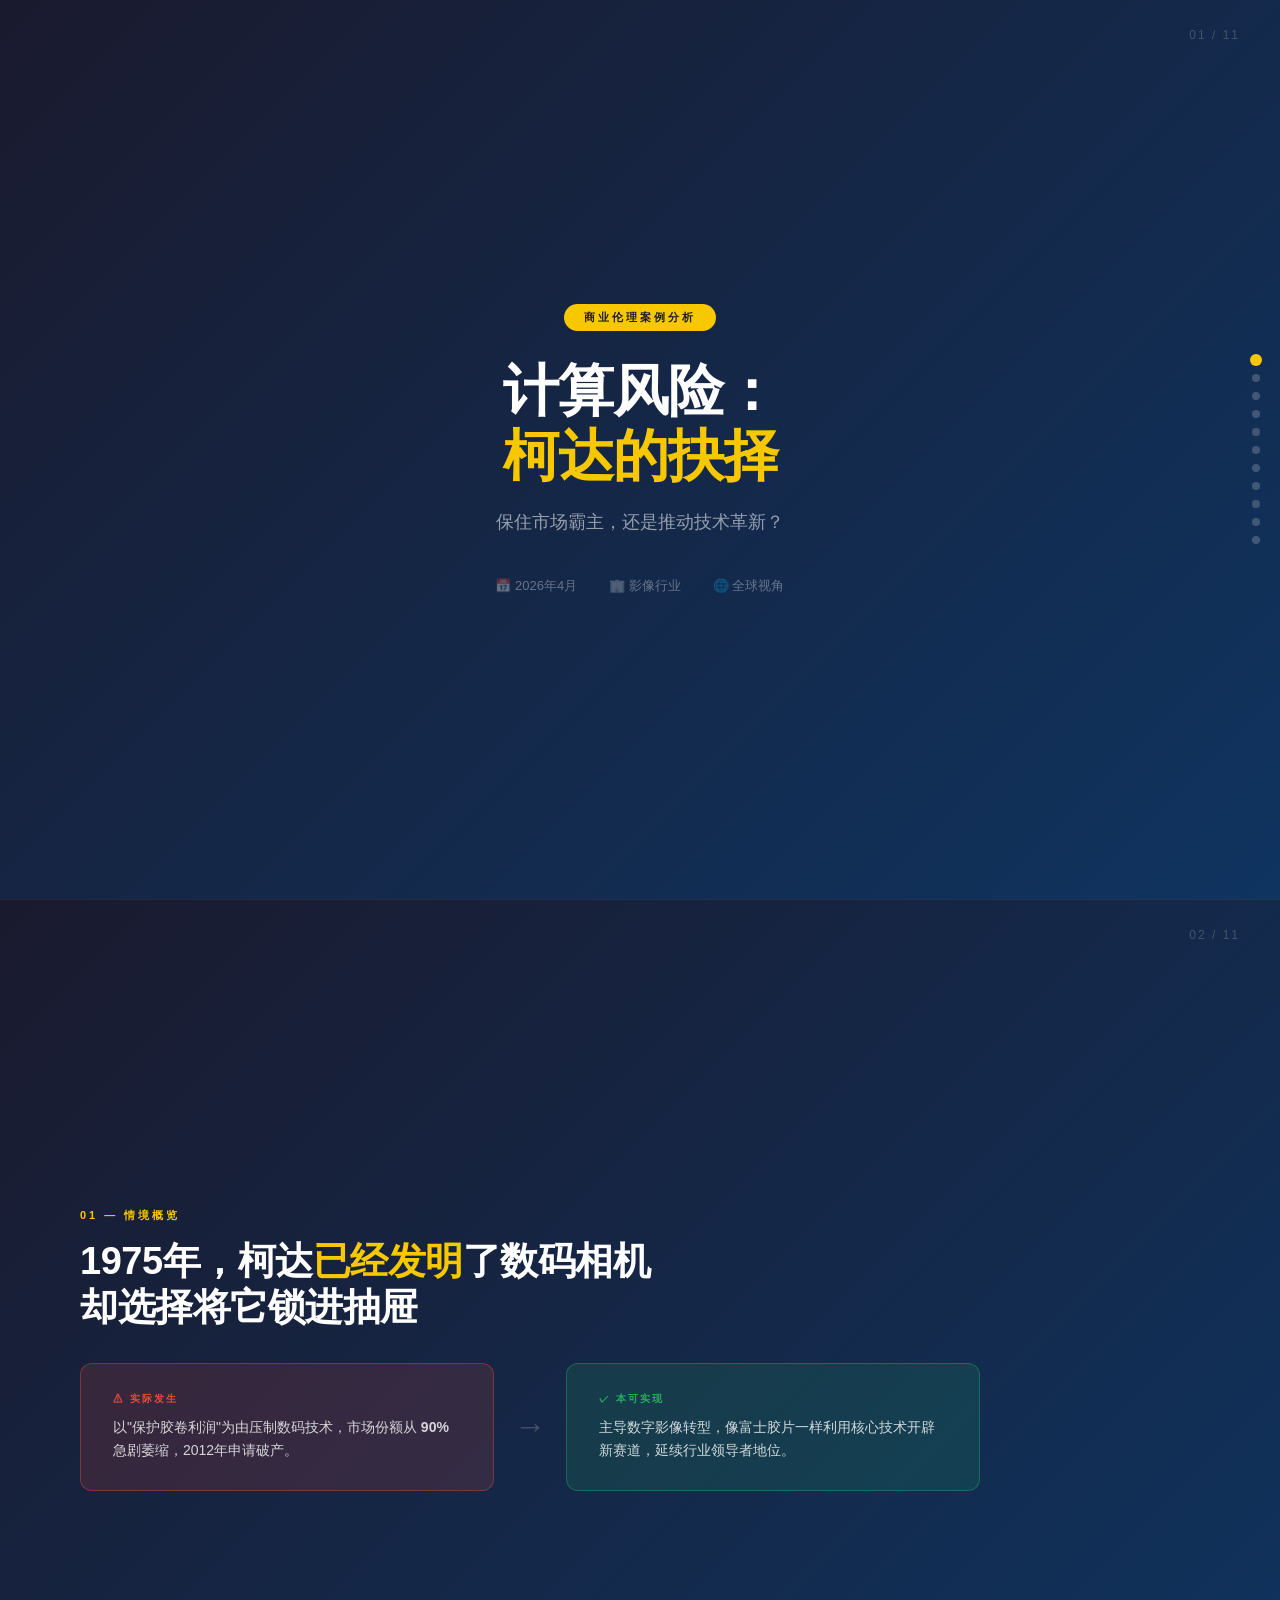
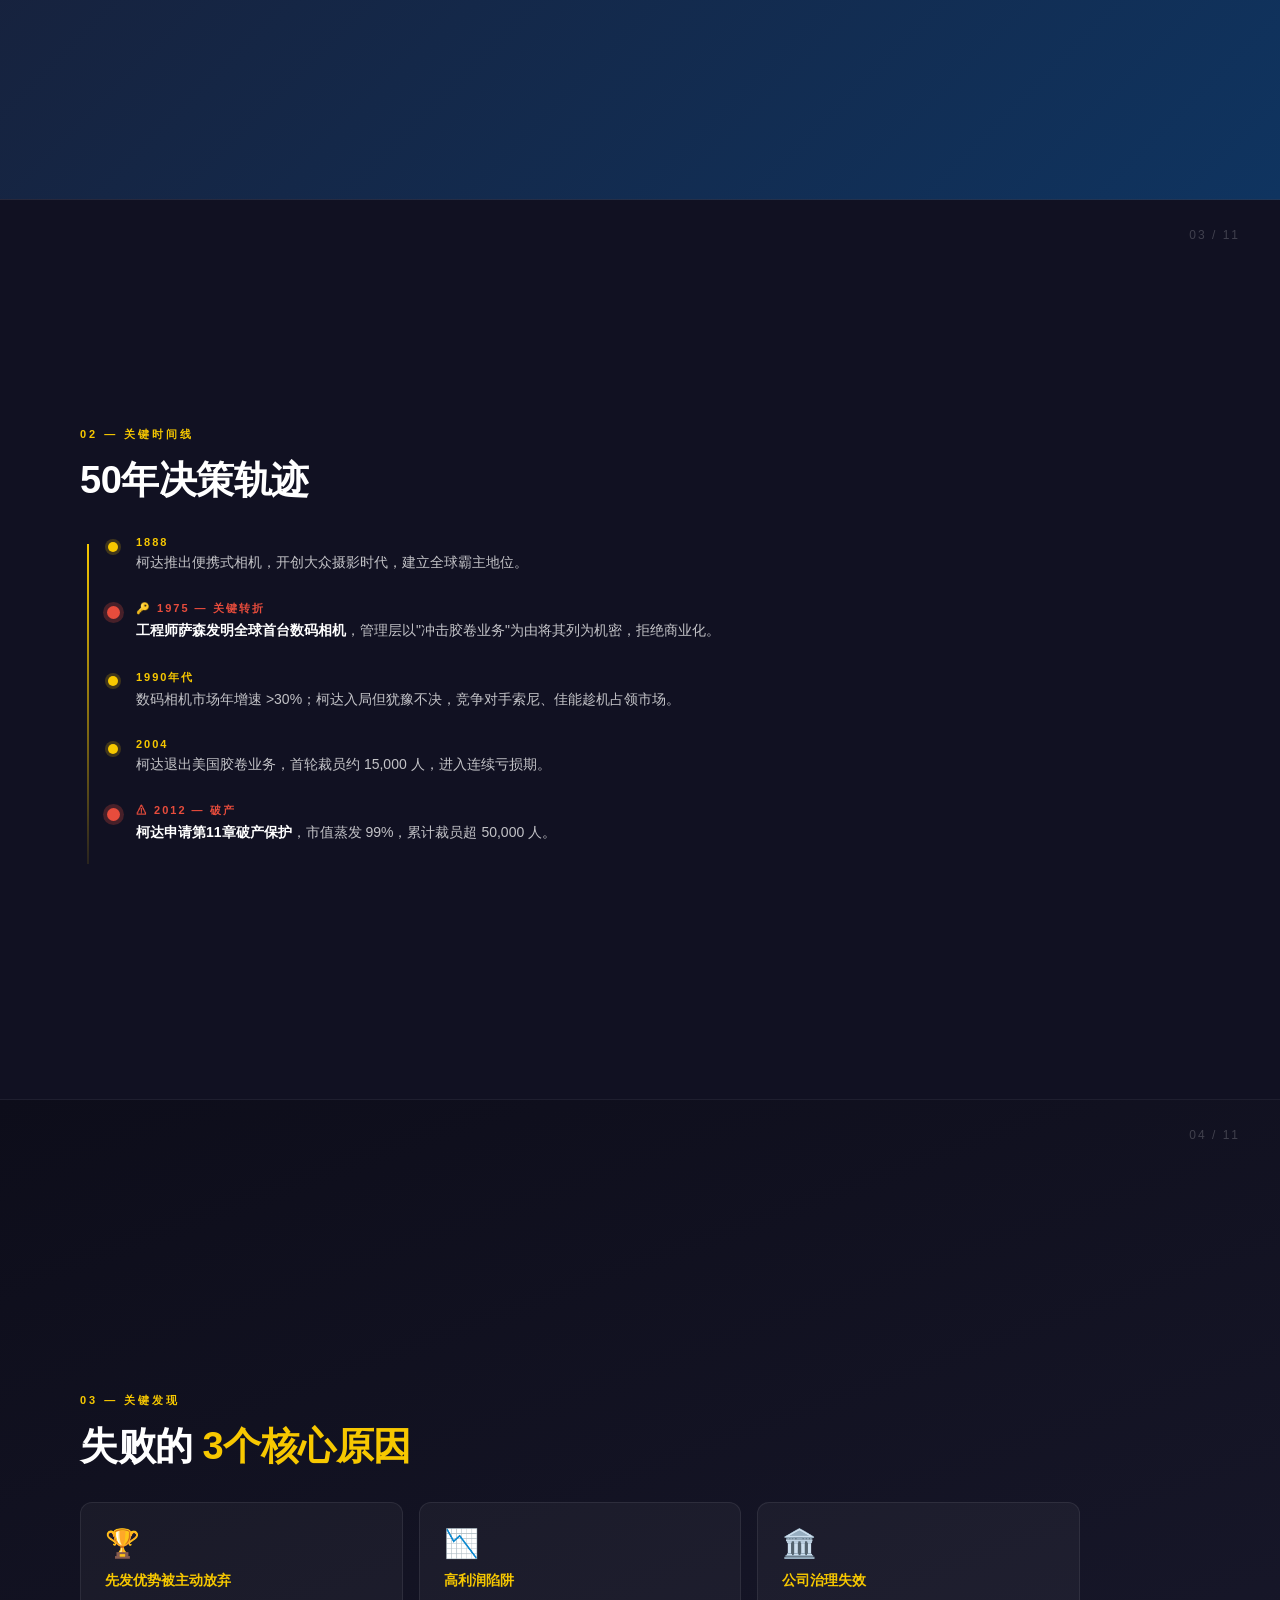
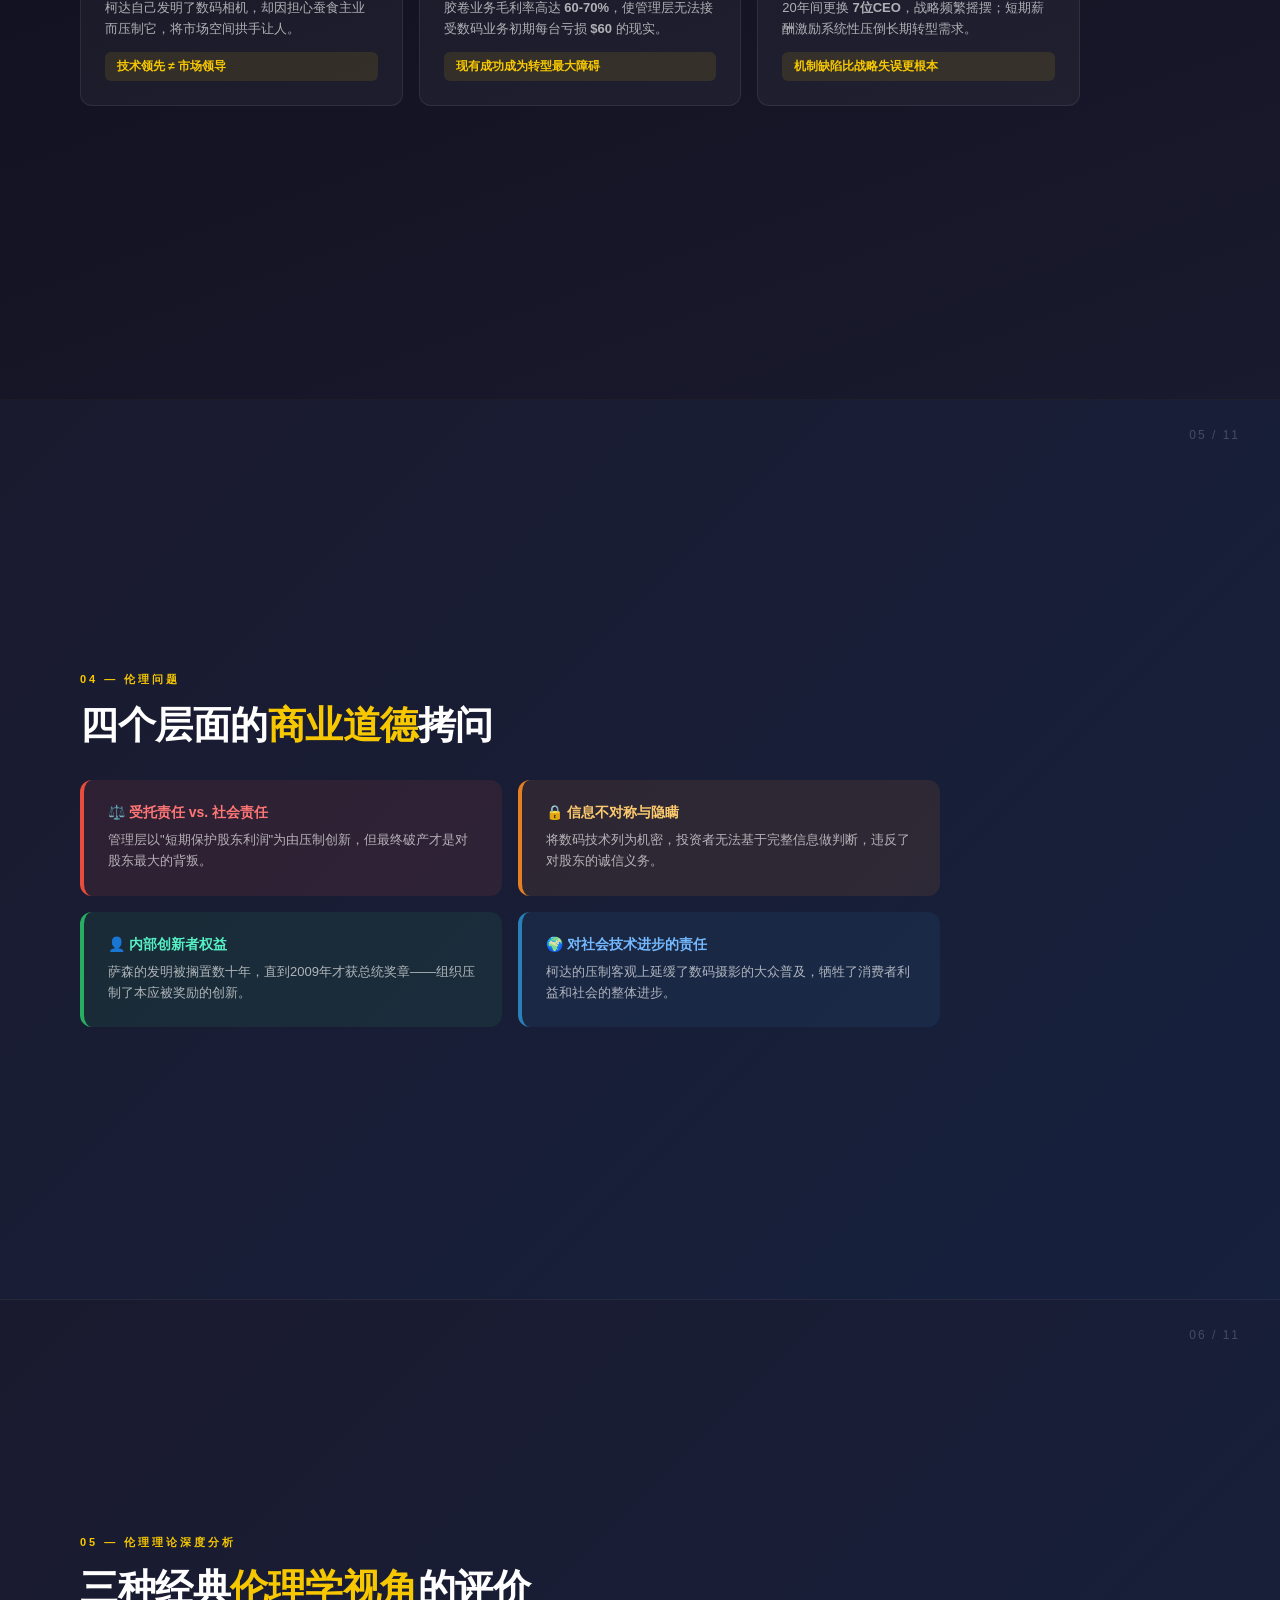
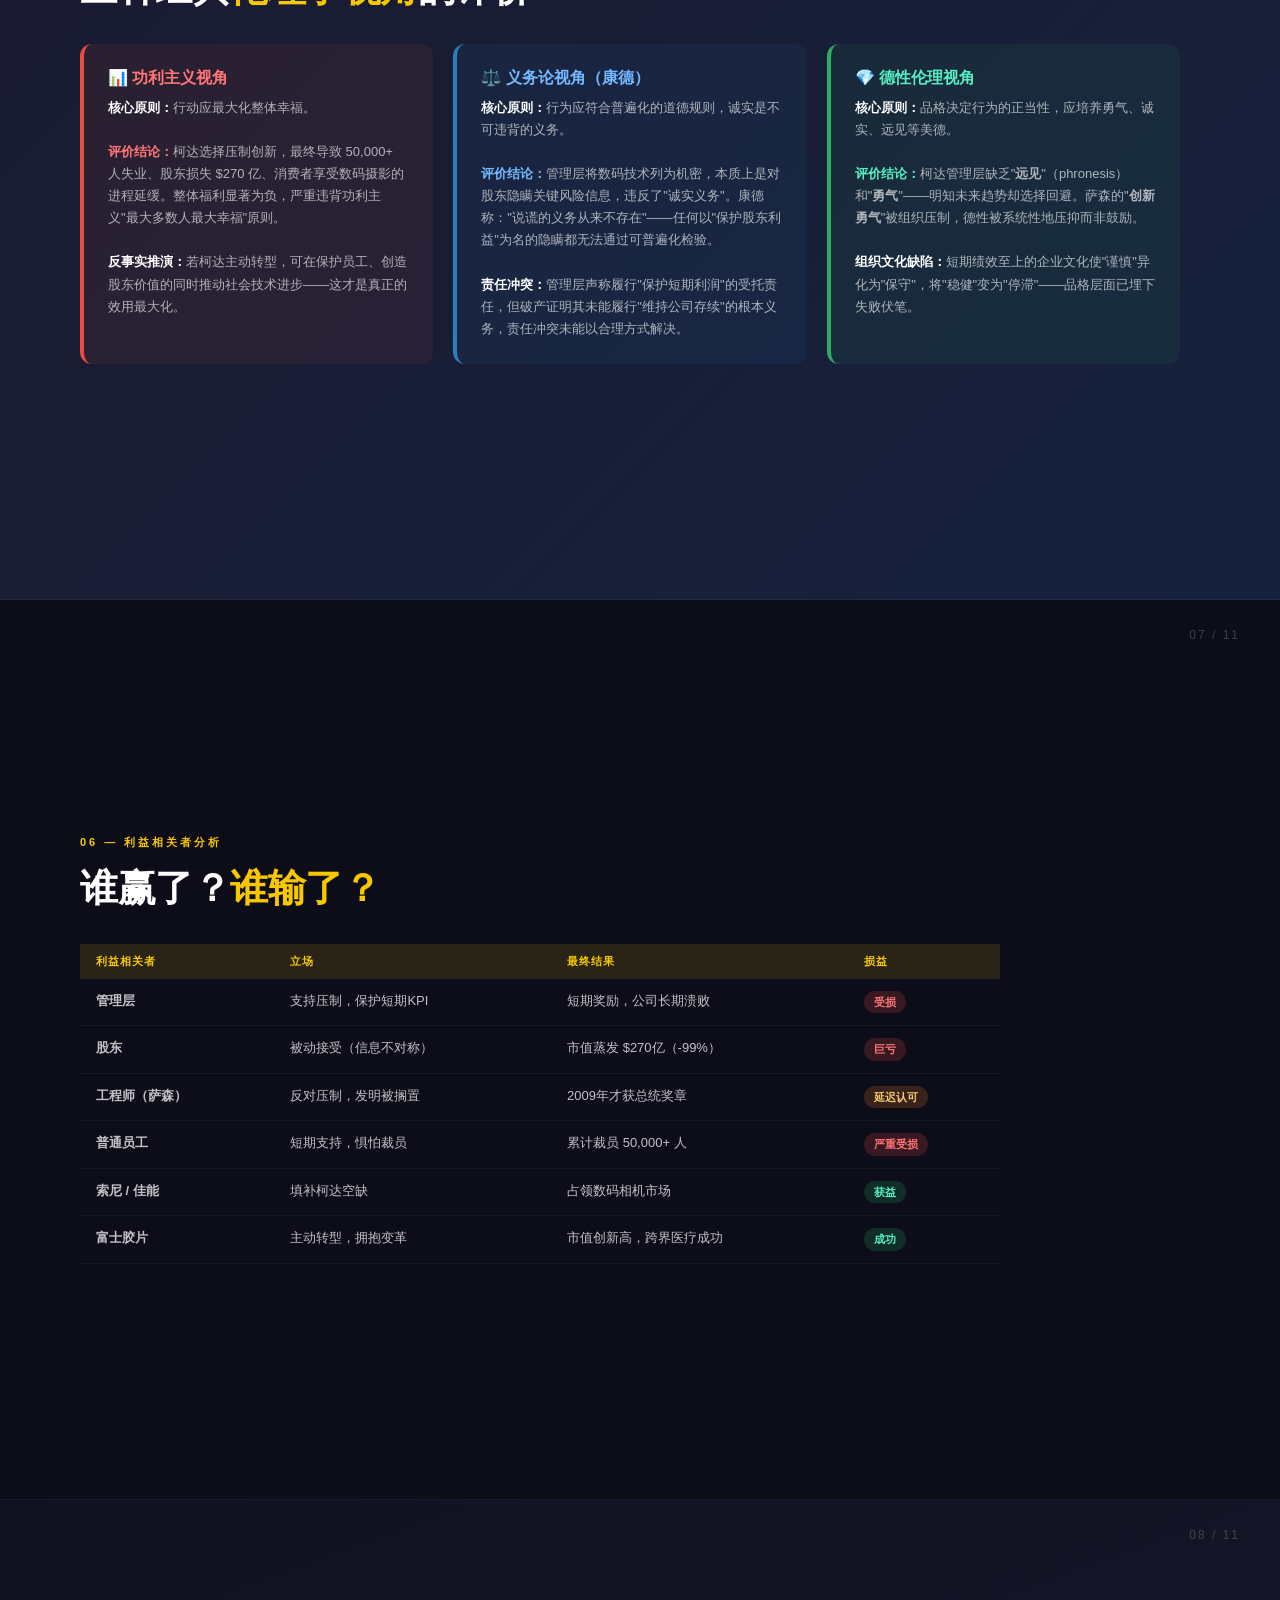
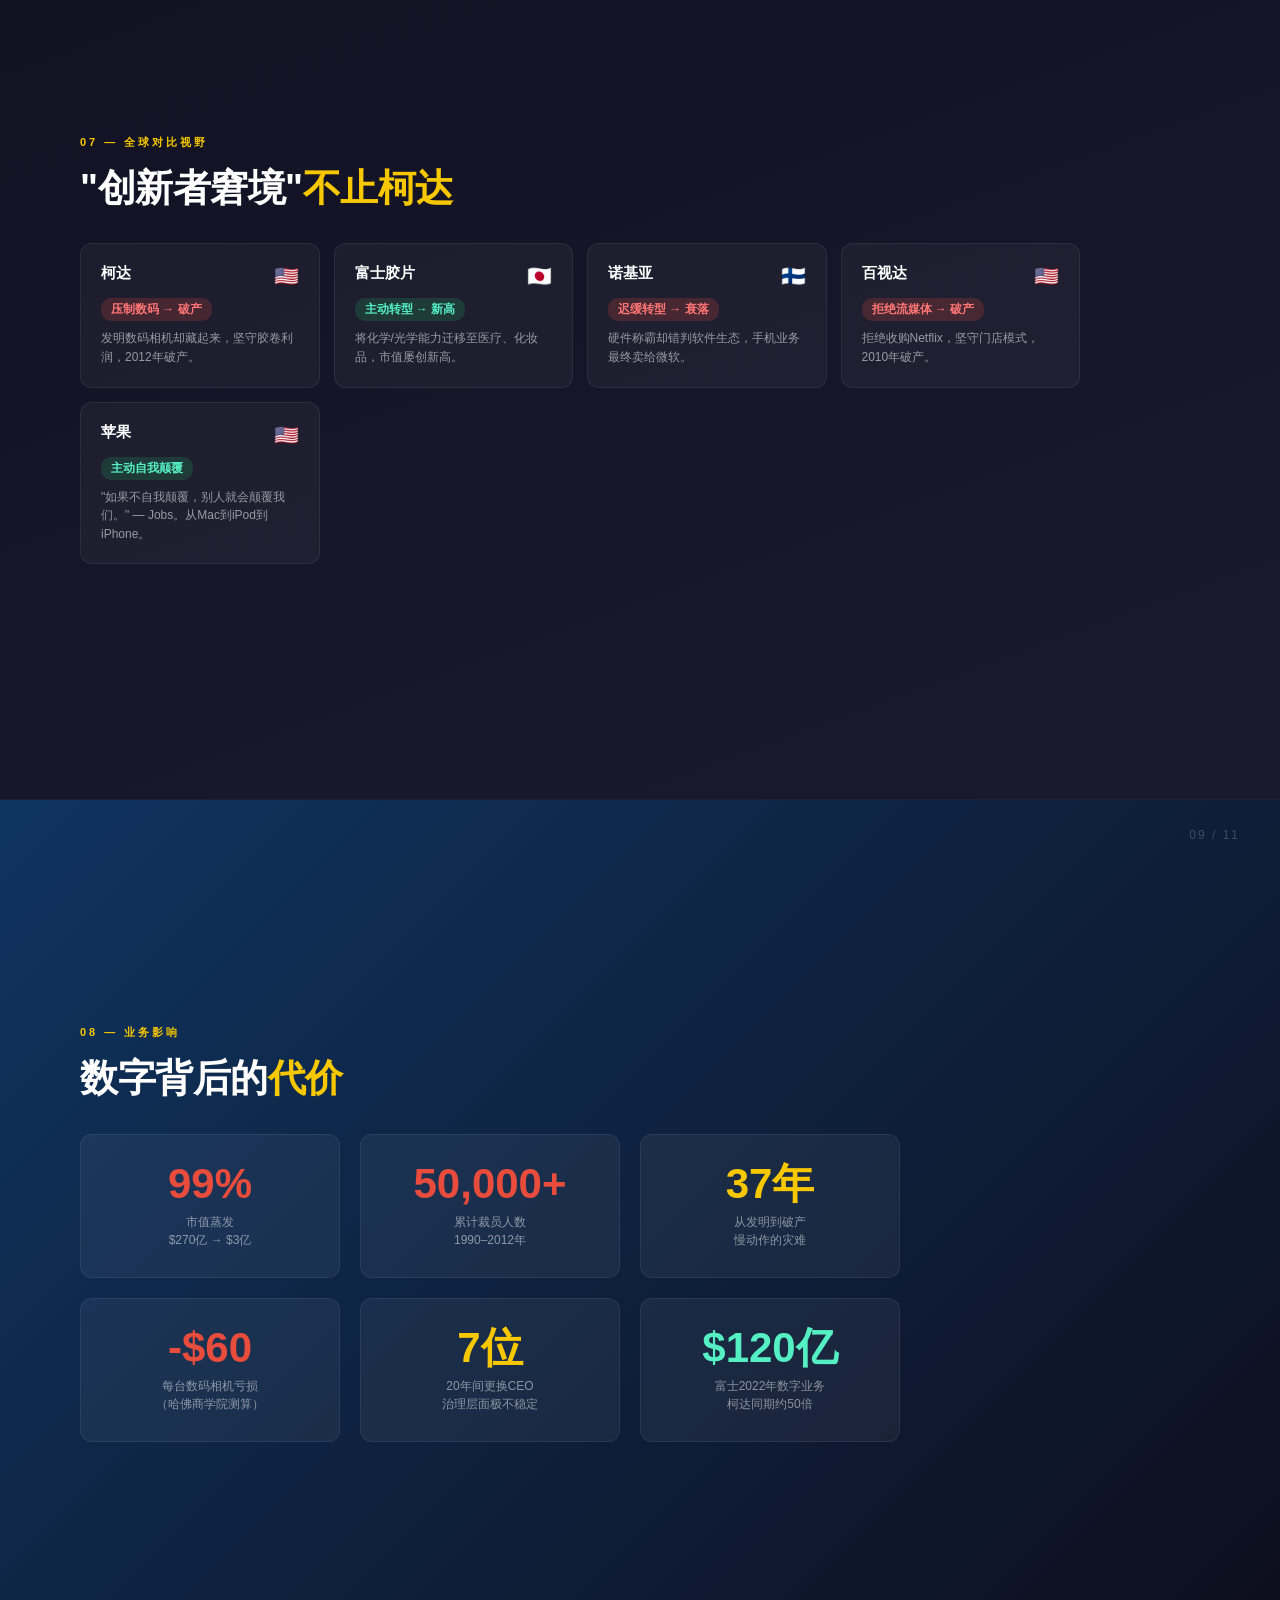
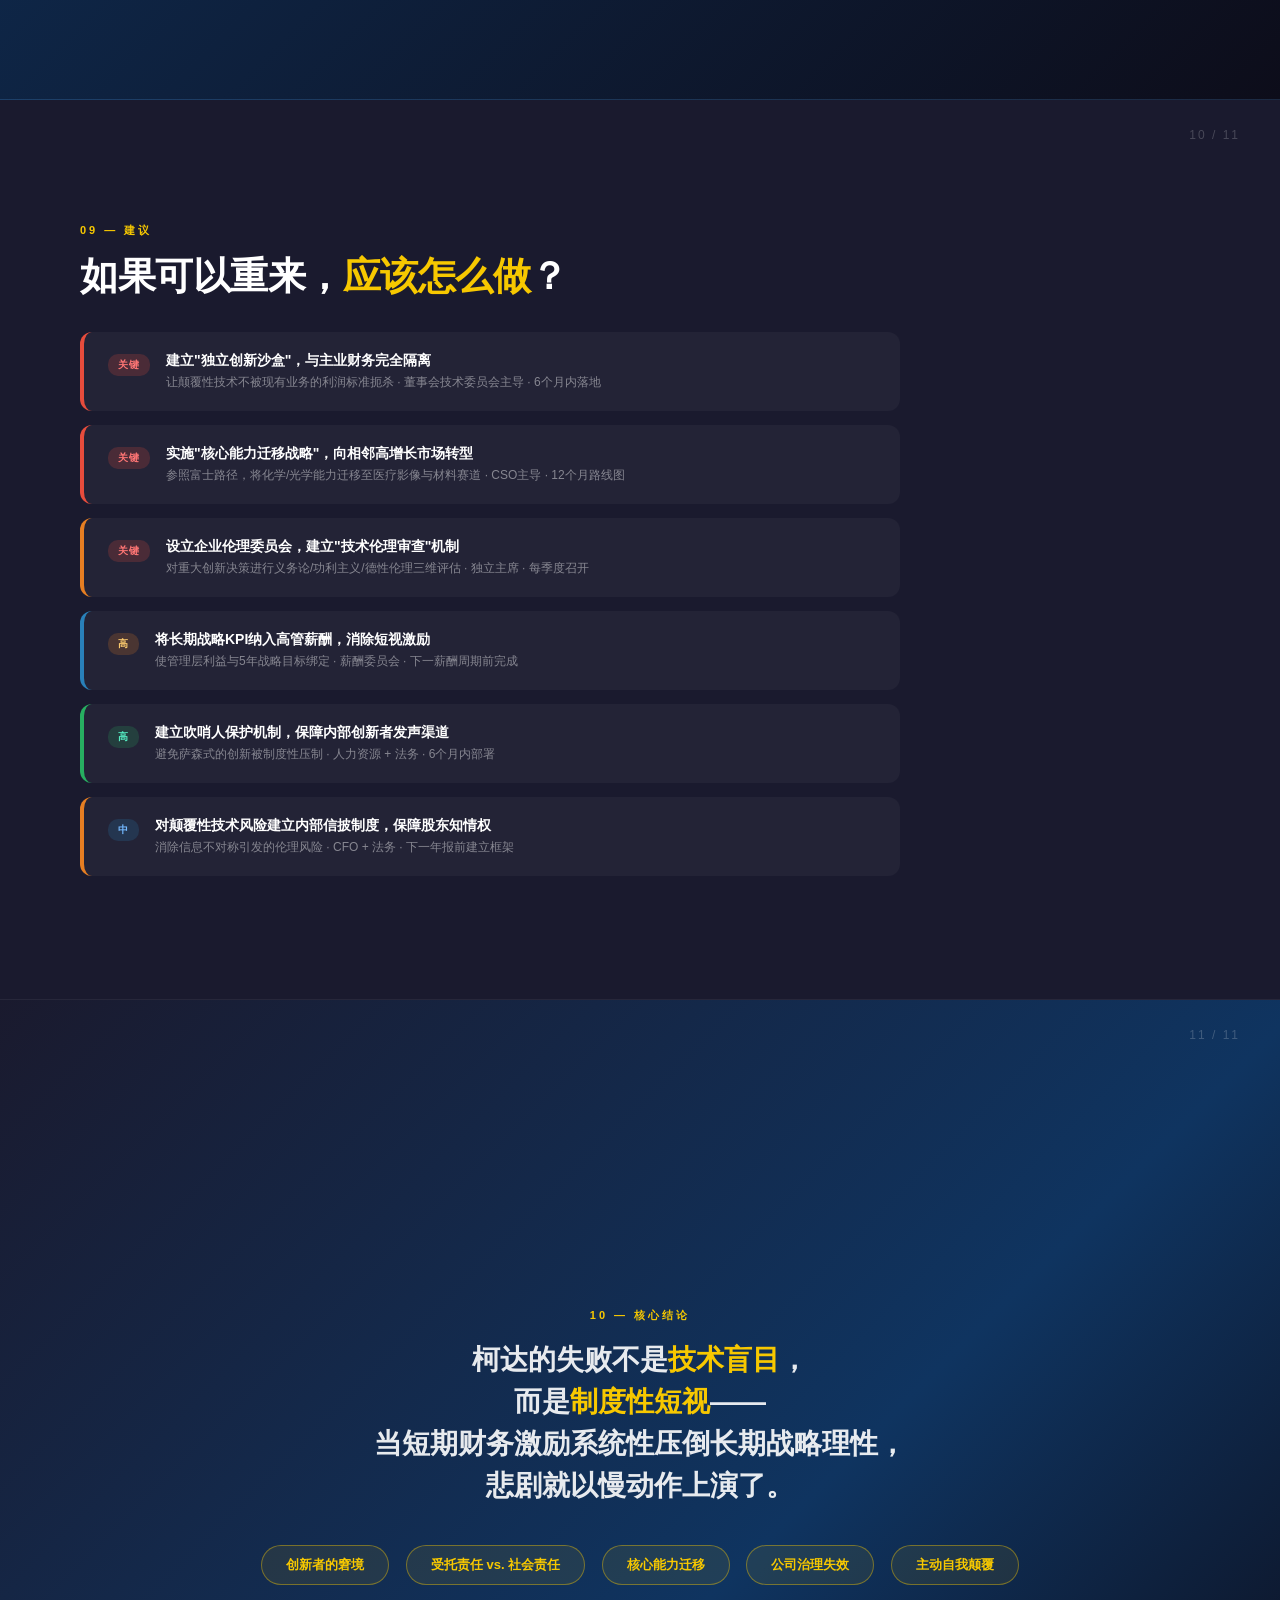
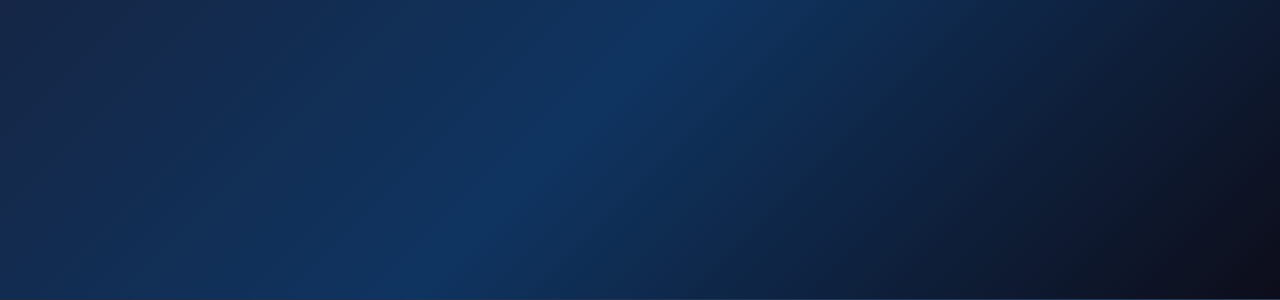
<file: Kodak/index.html>
<!DOCTYPE html>
<html lang="zh-CN">
<head>
<link rel="icon" href="./Images/kodak.png" type="image/png">
<meta charset="UTF-8">
<meta name="viewport" content="width=device-width, initial-scale=1.0">
<title>计算风险：柯达的抉择</title>
<link rel="stylesheet" href="./CSS/style.css">
</head>
<body>

<!-- NAV DOTS -->
<nav class="nav-dots">
  <a class="dot" href="#s0" title="封面"></a>
  <a class="dot" href="#s1" title="情境"></a>
  <a class="dot" href="#s2" title="时间线"></a>
  <a class="dot" href="#s3" title="发现"></a>
  <a class="dot" href="#s4" title="伦理"></a>
  <a class="dot" href="#s5" title="伦理理论分析"></a>
  <a class="dot" href="#s6" title="利益相关者"></a>
  <a class="dot" href="#s7" title="全球对比"></a>
  <a class="dot" href="#s8" title="影响"></a>
  <a class="dot" href="#s9" title="建议"></a>
  <a class="dot" href="#s10" title="结论"></a>
</nav>

<!-- ── SLIDE 0: COVER ── -->
<section id="s0" class="slide cover">
  <div class="cover-badge">商业伦理案例分析</div>
  <h1>计算风险：<br><em>柯达的抉择</em></h1>
  <p class="cover-sub">保住市场霸主，还是推动技术革新？</p>
  <div class="cover-meta">
    <span>📅 2026年4月</span>
    <span>🏢 影像行业</span>
    <span>🌐 全球视角</span>
  </div>
  <div class="slide-num">01 / 11</div>
</section>

<!-- ── SLIDE 1: SITUATION ── -->
<section id="s1" class="slide situation-bg">
  <div class="label">01 — 情境概览</div>
  <h2>1975年，柯达<em>已经发明</em>了数码相机<br>却选择将它锁进抽屉</h2>
  <div class="gap-row">
    <div class="gap-box now">
      <div class="tag">⚠ 实际发生</div>
      <p>以"保护胶卷利润"为由压制数码技术，市场份额从 <strong>90%</strong> 急剧萎缩，2012年申请破产。</p>
    </div>
    <div class="arrow-mid">→</div>
    <div class="gap-box goal">
      <div class="tag">✓ 本可实现</div>
      <p>主导数字影像转型，像富士胶片一样利用核心技术开辟新赛道，延续行业领导者地位。</p>
    </div>
  </div>
  <div class="slide-num">02 / 11</div>
</section>

<!-- ── SLIDE 2: TIMELINE ── -->
<section id="s2" class="slide timeline-bg">
  <div class="label">02 — 关键时间线</div>
  <h2>50年决策轨迹</h2>
  <div class="tl-wrap">
    <div class="tl-item">
      <div class="tl-year">1888</div>
      <div class="tl-text">柯达推出便携式相机，开创大众摄影时代，建立全球霸主地位。</div>
    </div>
    <div class="tl-item key">
      <div class="tl-year">🔑 1975 — 关键转折</div>
      <div class="tl-text"><strong>工程师萨森发明全球首台数码相机</strong>，管理层以"冲击胶卷业务"为由将其列为机密，拒绝商业化。</div>
    </div>
    <div class="tl-item">
      <div class="tl-year">1990年代</div>
      <div class="tl-text">数码相机市场年增速 >30%；柯达入局但犹豫不决，竞争对手索尼、佳能趁机占领市场。</div>
    </div>
    <div class="tl-item">
      <div class="tl-year">2004</div>
      <div class="tl-text">柯达退出美国胶卷业务，首轮裁员约 15,000 人，进入连续亏损期。</div>
    </div>
    <div class="tl-item key">
      <div class="tl-year">⚠ 2012 — 破产</div>
      <div class="tl-text"><strong>柯达申请第11章破产保护</strong>，市值蒸发 99%，累计裁员超 50,000 人。</div>
    </div>
  </div>
  <div class="slide-num">03 / 11</div>
</section>

<!-- ── SLIDE 3: KEY FINDINGS ── -->
<section id="s3" class="slide findings-bg">
  <div class="label">03 — 关键发现</div>
  <h2>失败的 <em>3个核心原因</em></h2>
  <div class="finding-grid">
    <div class="fcard">
      <div class="fcard-icon">🏆</div>
      <div class="fcard-title">先发优势被主动放弃</div>
      <div class="fcard-text">柯达自己发明了数码相机，却因担心蚕食主业而压制它，将市场空间拱手让人。</div>
      <div class="fcard-impact">技术领先 ≠ 市场领导</div>
    </div>
    <div class="fcard">
      <div class="fcard-icon">📉</div>
      <div class="fcard-title">高利润陷阱</div>
      <div class="fcard-text">胶卷业务毛利率高达 <strong>60-70%</strong>，使管理层无法接受数码业务初期每台亏损 <strong>$60</strong> 的现实。</div>
      <div class="fcard-impact">现有成功成为转型最大障碍</div>
    </div>
    <div class="fcard">
      <div class="fcard-icon">🏛️</div>
      <div class="fcard-title">公司治理失效</div>
      <div class="fcard-text">20年间更换 <strong>7位CEO</strong>，战略频繁摇摆；短期薪酬激励系统性压倒长期转型需求。</div>
      <div class="fcard-impact">机制缺陷比战略失误更根本</div>
    </div>
  </div>
  <div class="slide-num">04 / 11</div>
</section>

<!-- ── SLIDE 4: ETHICS ── -->
<section id="s4" class="slide ethics-bg">
  <div class="label">04 — 伦理问题</div>
  <h2>四个层面的<em>商业道德</em>拷问</h2>
  <div class="ethics-grid">
    <div class="ecard red">
      <div class="ecard-title">⚖️ 受托责任 vs. 社会责任</div>
      <div class="ecard-text">管理层以"短期保护股东利润"为由压制创新，但最终破产才是对股东最大的背叛。</div>
    </div>
    <div class="ecard amber">
      <div class="ecard-title">🔒 信息不对称与隐瞒</div>
      <div class="ecard-text">将数码技术列为机密，投资者无法基于完整信息做判断，违反了对股东的诚信义务。</div>
    </div>
    <div class="ecard green">
      <div class="ecard-title">👤 内部创新者权益</div>
      <div class="ecard-text">萨森的发明被搁置数十年，直到2009年才获总统奖章——组织压制了本应被奖励的创新。</div>
    </div>
    <div class="ecard blue">
      <div class="ecard-title">🌍 对社会技术进步的责任</div>
      <div class="ecard-text">柯达的压制客观上延缓了数码摄影的大众普及，牺牲了消费者利益和社会的整体进步。</div>
    </div>
  </div>
  <div class="slide-num">05 / 11</div>
</section>

<!-- ── SLIDE 5: ETHICS THEORY ── -->
<section id="s5" class="slide" style="background: linear-gradient(135deg, #1A1A2E, #16213E);">
  <div class="label">05 — 伦理理论深度分析</div>
  <h2>三种经典<em>伦理学视角</em>的评价</h2>
  <div class="ethics-grid" style="grid-template-columns: repeat(auto-fit, minmax(280px, 1fr)); gap: 20px; max-width: 1100px;">
    <div class="ecard" style="background: rgba(231,76,60,0.08); border-left: 4px solid var(--red);">
      <div class="ecard-title" style="color: #FF7675; font-size: 16px;">📊 功利主义视角</div>
      <div class="ecard-text" style="line-height: 1.7;">
        <strong style="color: var(--white);">核心原则：</strong>行动应最大化整体幸福。<br><br>
        <strong style="color: #FF7675;">评价结论：</strong>柯达选择压制创新，最终导致 50,000+ 人失业、股东损失 $270 亿、消费者享受数码摄影的进程延缓。整体福利显著为负，严重违背功利主义"最大多数人最大幸福"原则。<br><br>
        <strong style="color: var(--white);">反事实推演：</strong>若柯达主动转型，可在保护员工、创造股东价值的同时推动社会技术进步——这才是真正的效用最大化。
      </div>
    </div>
    <div class="ecard" style="background: rgba(41,128,185,0.08); border-left: 4px solid var(--blue);">
      <div class="ecard-title" style="color: #74B9FF; font-size: 16px;">⚖️ 义务论视角（康德）</div>
      <div class="ecard-text" style="line-height: 1.7;">
        <strong style="color: var(--white);">核心原则：</strong>行为应符合普遍化的道德规则，诚实是不可违背的义务。<br><br>
        <strong style="color: #74B9FF;">评价结论：</strong>管理层将数码技术列为机密，本质上是对股东隐瞒关键风险信息，违反了"诚实义务"。康德称："说谎的义务从来不存在"——任何以"保护股东利益"为名的隐瞒都无法通过可普遍化检验。<br><br>
        <strong style="color: var(--white);">责任冲突：</strong>管理层声称履行"保护短期利润"的受托责任，但破产证明其未能履行"维持公司存续"的根本义务，责任冲突未能以合理方式解决。
      </div>
    </div>
    <div class="ecard" style="background: rgba(39,174,96,0.08); border-left: 4px solid var(--green);">
      <div class="ecard-title" style="color: #55EFC4; font-size: 16px;">💎 德性伦理视角</div>
      <div class="ecard-text" style="line-height: 1.7;">
        <strong style="color: var(--white);">核心原则：</strong>品格决定行为的正当性，应培养勇气、诚实、远见等美德。<br><br>
        <strong style="color: #55EFC4;">评价结论：</strong>柯达管理层缺乏"<strong>远见</strong>"（phronesis）和"<strong>勇气</strong>"——明知未来趋势却选择回避。萨森的"<strong>创新勇气</strong>"被组织压制，德性被系统性地压抑而非鼓励。<br><br>
        <strong style="color: var(--white);">组织文化缺陷：</strong>短期绩效至上的企业文化使"谨慎"异化为"保守"，将"稳健"变为"停滞"——品格层面已埋下失败伏笔。
      </div>
    </div>
  </div>
  <div class="slide-num">06 / 11</div>
</section>

<!-- ── SLIDE 6: STAKEHOLDERS ── -->
<section id="s6" class="slide stake-bg">
  <div class="label">06 — 利益相关者分析</div>
  <h2>谁赢了？<em>谁输了？</em></h2>
  <table class="stake-table">
    <thead>
      <tr>
        <th>利益相关者</th>
        <th>立场</th>
        <th>最终结果</th>
        <th>损益</th>
      </tr>
    </thead>
    <tbody>
      <tr>
        <td><strong>管理层</strong></td>
        <td>支持压制，保护短期KPI</td>
        <td>短期奖励，公司长期溃败</td>
        <td><span class="badge badge-red">受损</span></td>
      </tr>
      <tr>
        <td><strong>股东</strong></td>
        <td>被动接受（信息不对称）</td>
        <td>市值蒸发 $270亿（-99%）</td>
        <td><span class="badge badge-red">巨亏</span></td>
      </tr>
      <tr>
        <td><strong>工程师（萨森）</strong></td>
        <td>反对压制，发明被搁置</td>
        <td>2009年才获总统奖章</td>
        <td><span class="badge badge-amber">延迟认可</span></td>
      </tr>
      <tr>
        <td><strong>普通员工</strong></td>
        <td>短期支持，惧怕裁员</td>
        <td>累计裁员 50,000+ 人</td>
        <td><span class="badge badge-red">严重受损</span></td>
      </tr>
      <tr>
        <td><strong>索尼 / 佳能</strong></td>
        <td>填补柯达空缺</td>
        <td>占领数码相机市场</td>
        <td><span class="badge badge-green">获益</span></td>
      </tr>
      <tr>
        <td><strong>富士胶片</strong></td>
        <td>主动转型，拥抱变革</td>
        <td>市值创新高，跨界医疗成功</td>
        <td><span class="badge badge-green">成功</span></td>
      </tr>
    </tbody>
  </table>
  <div class="slide-num">07 / 11</div>
</section>

<!-- ── SLIDE 7: GLOBAL ── -->
<section id="s7" class="slide global-bg">
  <div class="label">07 — 全球对比视野</div>
  <h2>"创新者窘境"<em>不止柯达</em></h2>
  <div class="compare-cards">
    <div class="ccard">
      <div class="ccard-top">
        <div class="ccard-name">柯达</div>
        <div class="ccard-country">🇺🇸</div>
      </div>
      <span class="ccard-result r-fail">压制数码 → 破产</span>
      <div class="ccard-text">发明数码相机却藏起来，坚守胶卷利润，2012年破产。</div>
    </div>
    <div class="ccard">
      <div class="ccard-top">
        <div class="ccard-name">富士胶片</div>
        <div class="ccard-country">🇯🇵</div>
      </div>
      <span class="ccard-result r-win">主动转型 → 新高</span>
      <div class="ccard-text">将化学/光学能力迁移至医疗、化妆品，市值屡创新高。</div>
    </div>
    <div class="ccard">
      <div class="ccard-top">
        <div class="ccard-name">诺基亚</div>
        <div class="ccard-country">🇫🇮</div>
      </div>
      <span class="ccard-result r-fail">迟缓转型 → 衰落</span>
      <div class="ccard-text">硬件称霸却错判软件生态，手机业务最终卖给微软。</div>
    </div>
    <div class="ccard">
      <div class="ccard-top">
        <div class="ccard-name">百视达</div>
        <div class="ccard-country">🇺🇸</div>
      </div>
      <span class="ccard-result r-fail">拒绝流媒体 → 破产</span>
      <div class="ccard-text">拒绝收购Netflix，坚守门店模式，2010年破产。</div>
    </div>
    <div class="ccard">
      <div class="ccard-top">
        <div class="ccard-name">苹果</div>
        <div class="ccard-country">🇺🇸</div>
      </div>
      <span class="ccard-result r-win">主动自我颠覆</span>
      <div class="ccard-text">"如果不自我颠覆，别人就会颠覆我们。" — Jobs。从Mac到iPod到iPhone。</div>
    </div>
  </div>
  <div class="slide-num">08 / 11</div>
</section>

<!-- ── SLIDE 8: NUMBERS ── -->
<section id="s8" class="slide impact-bg">
  <div class="label">08 — 业务影响</div>
  <h2>数字背后的<em>代价</em></h2>
  <div class="stat-grid">
    <div class="stat-box r">
      <div class="stat-num">99%</div>
      <div class="stat-label">市值蒸发<br>$270亿 → $3亿</div>
    </div>
    <div class="stat-box r">
      <div class="stat-num">50,000+</div>
      <div class="stat-label">累计裁员人数<br>1990–2012年</div>
    </div>
    <div class="stat-box y">
      <div class="stat-num">37年</div>
      <div class="stat-label">从发明到破产<br>慢动作的灾难</div>
    </div>
    <div class="stat-box r">
      <div class="stat-num">-$60</div>
      <div class="stat-label">每台数码相机亏损<br>（哈佛商学院测算）</div>
    </div>
    <div class="stat-box y">
      <div class="stat-num">7位</div>
      <div class="stat-label">20年间更换CEO<br>治理层面极不稳定</div>
    </div>
    <div class="stat-box g">
      <div class="stat-num">$120亿</div>
      <div class="stat-label">富士2022年数字业务<br>柯达同期约50倍</div>
    </div>
  </div>
  <div class="slide-num">09 / 11</div>
</section>

<!-- ── SLIDE 9: RECOMMENDATIONS ── -->
<section id="s9" class="slide rec-bg">
  <div class="label">09 — 建议</div>
  <h2>如果可以重来，<em>应该怎么做</em>？</h2>
  <div class="rec-list">
    <div class="rec-item c1">
      <span class="rec-priority p-crit">关键</span>
      <div class="rec-body">
        <div class="rec-title">建立"独立创新沙盒"，与主业财务完全隔离</div>
        <div class="rec-meta">让颠覆性技术不被现有业务的利润标准扼杀 · 董事会技术委员会主导 · 6个月内落地</div>
      </div>
    </div>
    <div class="rec-item c2">
      <span class="rec-priority p-crit">关键</span>
      <div class="rec-body">
        <div class="rec-title">实施"核心能力迁移战略"，向相邻高增长市场转型</div>
        <div class="rec-meta">参照富士路径，将化学/光学能力迁移至医疗影像与材料赛道 · CSO主导 · 12个月路线图</div>
      </div>
    </div>
    <div class="rec-item c3">
      <span class="rec-priority p-crit">关键</span>
      <div class="rec-body">
        <div class="rec-title">设立<strong>企业伦理委员会</strong>，建立"技术伦理审查"机制</div>
        <div class="rec-meta">对重大创新决策进行义务论/功利主义/德性伦理三维评估 · 独立主席 · 每季度召开</div>
      </div>
    </div>
    <div class="rec-item c4">
      <span class="rec-priority p-high">高</span>
      <div class="rec-body">
        <div class="rec-title">将长期战略KPI纳入高管薪酬，消除短视激励</div>
        <div class="rec-meta">使管理层利益与5年战略目标绑定 · 薪酬委员会 · 下一薪酬周期前完成</div>
      </div>
    </div>
    <div class="rec-item" style="border-left-color: var(--green);">
      <span class="rec-priority" style="background: rgba(39,174,96,0.2); color: #55EFC4;">高</span>
      <div class="rec-body">
        <div class="rec-title">建立<strong>吹哨人保护机制</strong>，保障内部创新者发声渠道</div>
        <div class="rec-meta">避免萨森式的创新被制度性压制 · 人力资源 + 法务 · 6个月内部署</div>
      </div>
    </div>
    <div class="rec-item" style="border-left-color: #E67E22;">
      <span class="rec-priority p-mid">中</span>
      <div class="rec-body">
        <div class="rec-title">对颠覆性技术风险建立内部信披制度，保障股东知情权</div>
        <div class="rec-meta">消除信息不对称引发的伦理风险 · CFO + 法务 · 下一年报前建立框架</div>
      </div>
    </div>
  </div>
  <div class="slide-num">10 / 11</div>
</section>

<!-- ── SLIDE 10: CONCLUSION ── -->
<section id="s10" class="slide conclusion-bg">
  <div class="label">10 — 核心结论</div>
  <p class="conclusion-quote">
    柯达的失败不是<em>技术盲目</em>，<br>
    而是<em>制度性短视</em>——<br>
    当短期财务激励系统性压倒长期战略理性，<br>
    悲剧就以慢动作上演了。
  </p>
  <div>
    <span class="key-pill">创新者的窘境</span>
    <span class="key-pill">受托责任 vs. 社会责任</span>
    <span class="key-pill">核心能力迁移</span>
    <span class="key-pill">公司治理失效</span>
    <span class="key-pill">主动自我颠覆</span>
  </div>
  <div class="slide-num">11 / 11</div>
</section>

<script src="./JavaScript/main.js"></script>
</body>
</html>
</file>
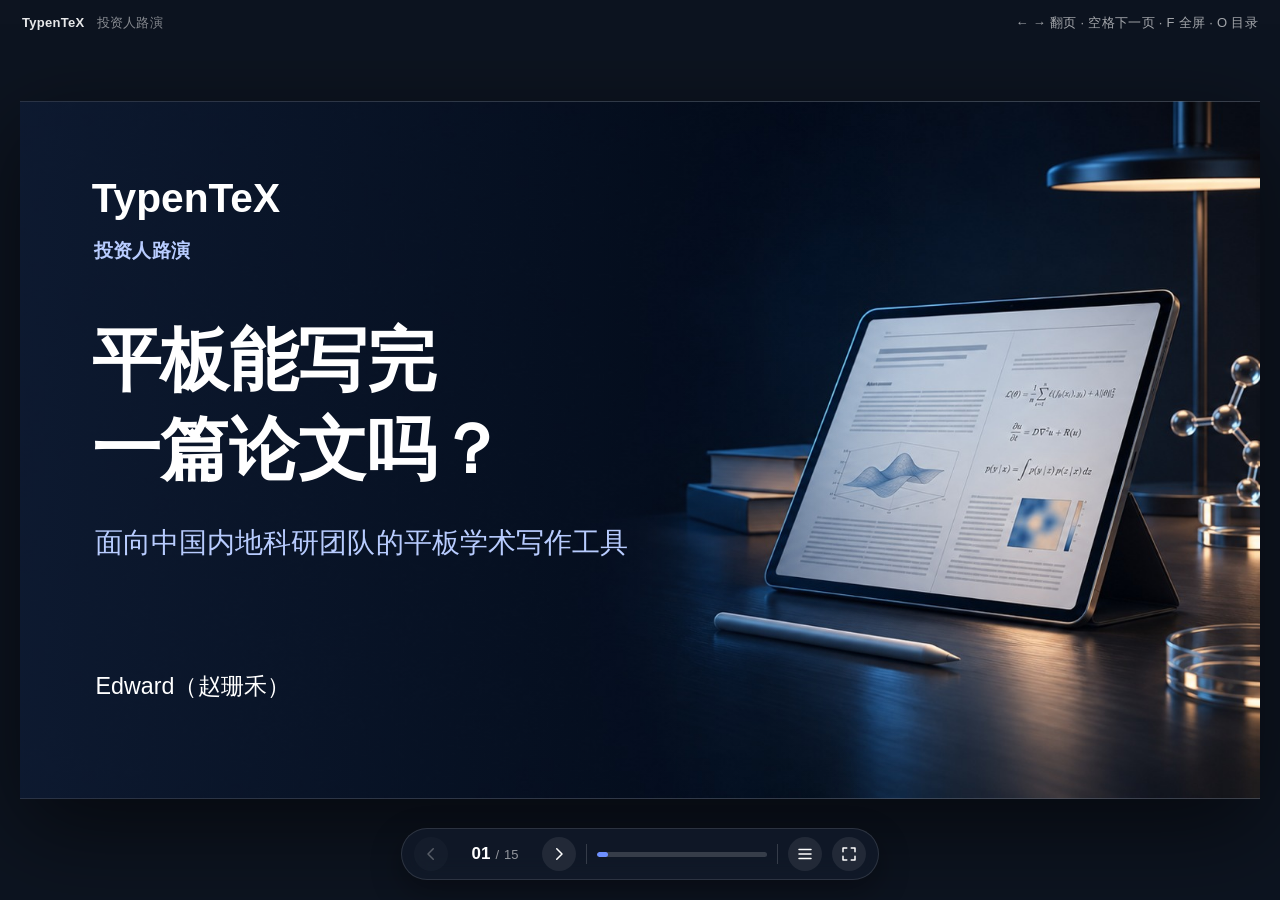
<file: TypenTex-demo/index.html>
<!DOCTYPE html>
<html lang="zh-CN">
<head>
<meta charset="UTF-8">
<meta name="viewport" content="width=device-width, initial-scale=1.0, viewport-fit=cover">
<title>TypenTeX · 投资人路演</title>
<link rel="stylesheet" href="./CSS/style.css">
</head>
<body>

<div id="viewport">
  <div id="stage">

    <!-- 01 封面 -->
    <section class="slide dark cover" data-title="封面 · 平板能写完一篇论文吗？">
      <img class="cover-img" src="./assets/cover.jpeg" alt="">
      <div class="t" style="--x:74;--y:75;--w:600;--fs:42;--fw:700;--c:#fff;--lh:1.2">TypenTeX</div>
      <div class="t" style="--x:76;--y:142;--w:540;--fs:20;--fw:700;--c:#B8CCFF;--lh:1.2">投资人路演</div>
      <div class="t" style="--x:74;--y:222;--w:660;--fs:71;--fw:700;--c:#fff;--lh:1.3">平板能写完<br>一篇论文吗？</div>
      <div class="t" style="--x:77;--y:437;--w:680;--fs:29;--c:#B8CCFF;--lh:1.3">面向中国内地科研团队的平板学术写作工具</div>
      <div class="t" style="--x:78;--y:590;--w:600;--fs:24;--c:#fff;--lh:1.2">Edward（赵珊禾）</div>
    </section>

    <!-- 02 市场机会 -->
    <section class="slide" data-title="市场机会 · 谁有平板，却仍回电脑改论文？">
      <div class="t eyebrow" style="--x:78;--y:50;--w:1000;--h:31">市场机会</div>
      <div class="t h1" style="--x:78;--y:96;--w:1124;--h:70">谁有平板，却仍回电脑改论文？</div>
      <div class="t num" style="--x:72;--y:213;--w:456;--fs:109;--c:#274CCD;--lh:1.1">1.8 万</div>
      <div class="t" style="--x:78;--y:368;--w:415;--fs:29;--fw:700;--lh:1.2">南京大学 LaTeX 服务用户</div>
      <div class="t note" style="--x:78;--y:428;--w:420">校园案例，2025 年报告</div>
      <div class="t lbl" style="--x:546;--y:215;--w:650;--h:47">目标作者</div>
      <div class="t body" style="--x:546;--y:276;--w:630;--fs:24;--lh:1.45">近 90 天改过 LaTeX 源码，拥有平板，却没在平板上改过源码。</div>
      <div class="t lbl" style="--x:546;--y:375;--w:650;--h:48">一个可验证的场景</div>
      <div class="t body" style="--x:546;--y:436;--w:630;--fs:24;--lh:1.5">组会上发现公式编号有误。请作者带上自己的模板，观察能否在平板上改好并编译出 PDF。</div>
      <div class="t note" style="--x:78;--y:594;--w:1118">先在参与试点的中国内地高校测量这类作者的占比。</div>
      <div class="foot"><span>TypenTeX</span><span>02</span></div>
    </section>

    <!-- 03 写作痛点 -->
    <section class="slide" data-title="写作痛点 · 论文排版的两种门槛">
      <div class="t eyebrow" style="--x:78;--y:50;--w:1000;--h:31">写作痛点</div>
      <div class="t h1" style="--x:78;--y:96;--w:1124;--h:70">论文排版的两种门槛</div>
      <div class="t numl" style="--x:74;--y:219;--w:524;--fs:73;--c:#274CCD">Word</div>
      <div class="t numl" style="--x:662;--y:219;--w:526;--fs:73;--c:#274CCD">LaTeX</div>
      <div class="t" style="--x:78;--y:327;--w:510;--fs:32;--fw:700">版式调整</div>
      <div class="t" style="--x:664;--y:327;--w:510;--fs:32;--fw:700">学习与调试</div>
      <div class="t body" style="--x:78;--y:397;--w:505;--fs:25;--lh:1.5">插入一张图，可能就要重查分页和编号。多人修改时，还要统一样式。</div>
      <div class="t body" style="--x:664;--y:397;--w:504;--fs:25;--lh:1.5">模板统一处理版式和编号。初学者仍需学习语法、配置宏包并理解编译报错。</div>
      <div class="t note" style="--x:78;--y:589;--w:1118">产品机会在于保留 LaTeX 的模板能力，同时降低配置和调试成本。</div>
      <div class="foot"><span>TypenTeX</span><span>03</span></div>
    </section>

    <!-- 04 产品原型 -->
    <section class="slide" data-title="产品原型 · TypenTeX">
      <img class="product-img" src="./assets/product.jpeg" alt="TypenTeX 产品概念图">
      <div class="t eyebrow" style="--x:78;--y:52;--w:600;--h:32">产品原型</div>
      <div class="t" style="--x:74;--y:106;--w:640;--fs:79;--fw:700;--lh:1.15">TypenTeX</div>
      <div class="t" style="--x:78;--y:215;--w:625;--fs:29;--fw:700;--c:#274CCD;--lh:1.3">在 Android 平板上编辑源码、核对 PDF</div>
      <div class="t" style="--x:78;--y:310;--w:605;--fs:26;--fw:700;--lh:1.2">已发布　Android v0.0.4</div>
      <div class="t body" style="--x:78;--y:361;--w:586;--fs:24;--lh:1.5">首次下载宏包后可离线编译。AI 可在同轮创建并修改文件，编辑器自动刷新，保留最近 20 条编译日志。</div>
      <div class="t" style="--x:78;--y:468;--w:595;--fs:26;--fw:700;--lh:1.2">规划中　账号与项目协作</div>
      <div class="t body" style="--x:78;--y:519;--w:586;--fs:24;--lh:1.5">登录后可保留纯本地项目，按需指令 AI 修改。主动上传后，才能跨设备同步或邀请协作者。</div>
      <div class="t" style="--x:1050;--y:657;--w:180;--fs:18;--fw:700;--lh:1.2">产品概念图</div>
      <div class="foot-left">04</div>
    </section>

    <!-- 05 早期高校反馈 -->
    <section class="slide" data-title="早期高校反馈 · 熟练用户反馈指向 AI 质量">
      <div class="t eyebrow" style="--x:78;--y:50;--w:1000;--h:31">早期高校反馈（324 份）</div>
      <div class="t h1" style="--x:78;--y:96;--w:1124;--h:70">熟练用户反馈指向 AI 质量</div>
      <table class="grid" style="--x:78;--y:222;--w:608;--rh:67px">
        <colgroup><col style="width:256px"><col style="width:189px"><col style="width:163px"></colgroup>
        <tr><th>用户熟练度</th><th>好评 / 样本</th><th>好评率</th></tr>
        <tr><td class="key">初学者</td><td>72 / 107</td><td>67.3%</td></tr>
        <tr class="alt"><td class="key">有一定经验</td><td>88 / 101</td><td>87.1%</td></tr>
        <tr><td class="key">熟练用户</td><td>73 / 116</td><td>62.9%</td></tr>
      </table>
      <div class="t num" style="--x:744;--y:218;--w:430;--fs:99;--c:#274CCD;--lh:1.1">31 / 43</div>
      <div class="t" style="--x:750;--y:365;--w:440;--fs:27;--fw:700;--lh:1.35">条熟练用户差评主要归因于模型或智能体</div>
      <div class="t note" style="--x:750;--y:474;--w:430;--fs:23;--lh:1.5">233/324 人给出好评。试点将用 v0.0.4 单独测量首次修复成功率。</div>
      <div class="foot"><span>TypenTeX</span><span>05</span></div>
    </section>

    <!-- 06 竞争定位 -->
    <section class="slide" data-title="竞争定位 · 平板写作工具">
      <div class="t eyebrow" style="--x:78;--y:50;--w:1000;--h:31">平板写作工具</div>
      <div class="t h1" style="--x:78;--y:96;--w:1124;--h:70">竞争定位</div>
      <table class="grid" style="--x:78;--y:190;--w:1124;--rh:61px">
        <colgroup><col style="width:156px"><col style="width:160px"><col style="width:190px"><col style="width:310px"><col style="width:308px"></colgroup>
        <tr><th>维度</th><th>Texifier iOS</th><th>Typst</th><th>TeXPage / FlyLaTeX</th><th>TypenTeX 规划</th></tr>
        <tr><td class="key">编译</td><td>本地可用</td><td>本地或在线</td><td>服务器</td><td class="hl">始终本地</td></tr>
        <tr class="alt"><td class="key">引擎</td><td>LaTeX</td><td>Typst</td><td>LaTeX</td><td class="hl">LaTeX + Typst</td></tr>
        <tr><td class="key">平板端</td><td>iPad 客户端</td><td>网页</td><td>网页</td><td class="hl">原生客户端</td></tr>
      </table>
      <div class="t" style="--x:78;--y:475;--w:1110;--fs:27;--fw:700;--c:#274CCD;--lh:1.3">已发布 Android 版支持本地 LaTeX，下一步增加 Typst 与桌面客户端。</div>
      <div class="t body" style="--x:78;--y:535;--w:1110;--fs:25;--lh:1.3">试点比较同一份中文论文模板在平板上修复并得到正确 PDF 所需的时间。</div>
      <div class="foot"><span>TypenTeX</span><span>06</span></div>
    </section>

    <!-- 07 学术 AI 助手 -->
    <section class="slide dark" data-title="规划中的学术 AI 助手">
      <div class="t eyebrow" style="--x:78;--y:50;--w:1000;--h:31">规划中的学术 AI 助手</div>
      <div class="t h1" style="--x:78;--y:96;--w:1124;--h:70">学术 AI 如何协助作者完成一篇论文</div>
      <div class="t" style="--x:78;--y:170;--w:1118;--fs:23;--fw:700;--c:#B8CCFF;--lh:1.3">拟微调完整规模的 DeepSeek-V4.1-Flash 与 Qwen3.8-Max</div>
      <div class="t lbl" style="--x:78;--y:232;--w:540;--fs:30;--h:45">生成与修复排版代码</div>
      <div class="t body" style="--x:78;--y:290;--w:520;--fs:25;--lh:1.5">在设备上编译工作副本。失败后按授权发送报错与源码片段，重试至成功或作者停止。</div>
      <div class="t lbl" style="--x:658;--y:232;--w:540;--fs:30;--h:45">论文润色</div>
      <div class="t body" style="--x:658;--y:290;--w:520;--fs:25;--lh:1.5">选中段落改写论证，保留原有数值、不确定性和引文。</div>
      <div class="t lbl" style="--x:78;--y:402;--w:540;--fs:30;--h:45">研究方向建议</div>
      <div class="t body" style="--x:78;--y:460;--w:520;--fs:25;--lh:1.5">根据主题、数据和时间比较研究问题与方法，由学生与导师决定下一步。</div>
      <div class="t lbl" style="--x:658;--y:402;--w:540;--fs:30;--h:45">组会幻灯片</div>
      <div class="t body" style="--x:658;--y:460;--w:520;--fs:25;--lh:1.5">选两个论文关键点，一键按其间的修改生成可编辑 PPT，每页可回查原稿。</div>
      <div class="t note" style="--x:78;--y:600;--w:1118;--c:#B8CCFF">训练使用获准使用的已发表学术作品和开源 LaTeX、Typst 样例。客户稿件不进入训练集。</div>
      <div class="foot"><span>TypenTeX</span><span>07</span></div>
    </section>

    <!-- 08 市场测算 -->
    <section class="slide" data-title="中国内地研究生市场 · 平板写作机会有多大？">
      <div class="t eyebrow" style="--x:78;--y:50;--w:1000;--h:31">中国内地研究生市场</div>
      <div class="t h1" style="--x:78;--y:96;--w:1124;--h:70">平板写作机会有多大？</div>
      <div class="t num" style="--x:78;--y:223;--w:350;--fs:62;--c:#274CCD;--lh:1.1">4.3 万</div>
      <div class="t" style="--x:78;--y:331;--w:350;--fs:25;--fw:700;--lh:1.2">假设目标作者占 1%</div>
      <div class="t body" style="--x:78;--y:402;--w:345;--fs:24;--lh:1.5">每 100 名在读研究生中，若有 1 人符合目标条件。</div>
      <div class="t num" style="--x:466;--y:223;--w:350;--fs:62;--c:#274CCD;--lh:1.1">12.9 万</div>
      <div class="t" style="--x:466;--y:331;--w:350;--fs:25;--fw:700;--lh:1.2">假设目标作者占 3%</div>
      <div class="t body" style="--x:466;--y:402;--w:345;--fs:24;--lh:1.5">在同一条件下，每 100 人中若有 3 人符合。</div>
      <div class="t num" style="--x:854;--y:223;--w:350;--fs:62;--c:#274CCD;--lh:1.1">21.5 万</div>
      <div class="t" style="--x:854;--y:331;--w:350;--fs:25;--fw:700;--lh:1.2">假设目标作者占 5%</div>
      <div class="t body" style="--x:854;--y:402;--w:345;--fs:24;--lh:1.5">每 100 人中若有 5 人符合，可覆盖约 21.5 万人。</div>
      <div class="t note" style="--x:78;--y:589;--w:1118">按 2025 年在读研究生 429.95 万人测算。全国实际占比待调查，达到 10 万人需约 2.33%。</div>
      <div class="foot"><span>TypenTeX</span><span>08</span></div>
    </section>

    <!-- 09 商业模式 -->
    <section class="slide" data-title="商业模式 · 个人与课题组订阅价格">
      <div class="t eyebrow" style="--x:78;--y:50;--w:1000;--h:31">商业模式</div>
      <div class="t h1" style="--x:78;--y:96;--w:1124;--h:70">个人与课题组订阅价格</div>
      <table class="grid" style="--x:78;--y:197;--w:1124;--rh:69px">
        <colgroup><col style="width:214px"><col style="width:300px"><col style="width:610px"></colgroup>
        <tr><th>订阅方案</th><th>月费 / 空间</th><th>每月 AI 额度</th></tr>
        <tr><td class="key">尝鲜版 Plus</td><td>18 元 / 10 GB</td><td>200 积分</td></tr>
        <tr class="alt"><td class="key">专业版 Pro</td><td>38 元 / 50 GB</td><td>1,000 积分</td></tr>
        <tr><td class="key">团队版 Team</td><td>88 元 / 100 GB</td><td>5 席共享 3,000 积分</td></tr>
      </table>
      <div class="t note" style="--x:78;--y:526;--w:1118">两项系数均按同一基准输入价折算。组会 PPT 每交付一页扣 2 积分，已含内部调用。</div>
      <div class="t note" style="--x:78;--y:570;--w:1118">积分 =（输入 token 数 × 输入系数 + 输出 token 数 × 输出系数）÷ 1,000。</div>
      <div class="foot"><span>TypenTeX</span><span>09</span></div>
    </section>

    <!-- 10 三年收入 -->
    <section class="slide" data-title="三年收入情景与合同假设">
      <div class="t eyebrow" style="--x:78;--y:50;--w:1000;--h:31">商业发布后，人民币万元</div>
      <div class="t h1" style="--x:78;--y:96;--w:1124;--h:70">三年收入情景与合同假设</div>
      <div class="chart" style="--x:75;--y:194;--w:730;--h:349">
        <div class="chart-title">预计收入（万元人民币）</div>
        <div class="chart-plot">
          <div class="chart-grid"><span></span><span></span><span></span><span></span></div>
          <div class="bars">
            <div class="bar-row"><span class="bar-label">第 1 年</span><div class="bar-track"><div class="bar" style="--pct:13.1%"></div></div><span class="bar-val">6.36</span></div>
            <div class="bar-row"><span class="bar-label">第 2 年</span><div class="bar-track"><div class="bar" style="--pct:42.0%"></div></div><span class="bar-val">20.40</span></div>
            <div class="bar-row"><span class="bar-label">第 3 年</span><div class="bar-track"><div class="bar" style="--pct:100%"></div></div><span class="bar-val">48.60</span></div>
          </div>
        </div>
      </div>
      <div class="t num" style="--x:831;--y:225;--w:365;--fs:36;--c:#274CCD;--lh:1.2">100 / 500 / 1,500</div>
      <div class="t note" style="--x:834;--y:288;--w:360;--fs:23">各年月均付费工作区</div>
      <div class="t" style="--x:834;--y:364;--w:365;--fs:25;--fw:700;--lh:1.2">每年新增 1 / 2 / 3 个院系</div>
      <div class="t" style="--x:834;--y:426;--w:365;--fs:23;--fw:700;--lh:1.2">假设全部续约，按全年计费</div>
      <div class="t note" style="--x:78;--y:560;--w:1118">三年总收入分别为 6.36 万、20.40 万、48.60 万元。算力、工程与销售成本另计。</div>
      <div class="t note" style="--x:78;--y:601;--w:1118">收入测算假设所有工作区均订阅 18 元月费的尝鲜版，院系均接入已有模型。</div>
      <div class="foot"><span>TypenTeX</span><span>10</span></div>
    </section>

    <!-- 11 获客与增长 -->
    <section class="slide" data-title="获客与增长 · 高校试点与首批付费客户">
      <div class="t eyebrow" style="--x:78;--y:50;--w:1000;--h:31">获客与增长</div>
      <div class="t h1" style="--x:78;--y:96;--w:1124;--h:70">高校试点与首批付费客户</div>
      <div class="t lbl" style="--x:78;--y:206;--w:247;--fs:28;--h:42">高校试点</div>
      <div class="t body" style="--x:343;--y:206;--w:859;--fs:25;--lh:1.5">邀请 3 个院系和 1 个企业团队准备任务，先遣测试目标为 100 名作者完成首次本地编译。</div>
      <div class="t lbl" style="--x:78;--y:324;--w:247;--fs:28;--h:42">个人与团队转化</div>
      <div class="t body" style="--x:343;--y:324;--w:859;--fs:25;--lh:1.5">正式收费后，验证能否获得 10 个付费账号、至少 5 个次月续费账号及 1 个付费院系部署。</div>
      <div class="t lbl" style="--x:78;--y:442;--w:247;--fs:28;--h:42">机构渠道</div>
      <div class="t body" style="--x:343;--y:442;--w:859;--fs:25;--lh:1.5">通过图书馆和 CARSI 接触高校，由院系发起试点。企业客户可采购私有化部署与年度支援。</div>
      <div class="t note" style="--x:78;--y:584;--w:1118">把机构续约和模型服务收入投入公开语料微调，以修复质量和续费检验增长。</div>
      <div class="foot"><span>TypenTeX</span><span>11</span></div>
    </section>

    <!-- 12 开发与先遣测试 -->
    <section class="slide" data-title="开发与先遣测试 · 12 个月路线">
      <div class="t eyebrow" style="--x:78;--y:50;--w:1000;--h:31">开发与先遣测试</div>
      <div class="t h1" style="--x:78;--y:96;--w:1124;--h:70">12 个月开发、测试与商业发布</div>
      <div class="t lbl" style="--x:78;--y:209;--w:247;--fs:28;--h:42">前 9 个月</div>
      <div class="t body" style="--x:343;--y:209;--w:859;--fs:25;--lh:1.5">为 Android 加入登录，开发 iPadOS、macOS、Windows 端，以及双引擎、云同步、学术模型与文生 PPT。第 9 个月末开启先遣测试。</div>
      <div class="t lbl" style="--x:78;--y:327;--w:247;--fs:28;--h:42">随后 3 个月</div>
      <div class="t body" style="--x:343;--y:327;--w:859;--fs:25;--lh:1.5">迭代修复质量、断网同步恢复与组会 PPT 的证据准确性，观察四周内的重复使用。</div>
      <div class="t lbl" style="--x:78;--y:445;--w:247;--fs:28;--h:42">商业发布</div>
      <div class="t body" style="--x:343;--y:445;--w:859;--fs:25;--lh:1.5">开放付费订阅，通过图书馆、CARSI 和企业私有化部署开展机构销售。</div>
      <div class="t note" style="--x:78;--y:598;--w:1118">规模化后扩展至 Linux、HarmonyOS PC 和 HarmonyOS（含平板）。</div>
      <div class="foot"><span>TypenTeX</span><span>12</span></div>
    </section>

    <!-- 13 院系级试点报价 -->
    <section class="slide" data-title="院系级试点拟议报价 · 四种机构部署方案">
      <div class="t eyebrow" style="--x:78;--y:50;--w:1000;--h:31">院系级试点拟议报价</div>
      <div class="t h1" style="--x:78;--y:96;--w:1124;--h:70">四种机构部署方案</div>
      <div class="t lbl" style="--x:78;--y:202;--w:247;--fs:28;--h:42">我方模型在院内部署</div>
      <div class="t body" style="--x:343;--y:202;--w:859;--fs:25;--lh:1.4">部署 6 万元。模型更新及维护另收 1.8 万元/年。</div>
      <div class="t lbl" style="--x:78;--y:304;--w:247;--fs:28;--h:42">接入机构已有 AI</div>
      <div class="t body" style="--x:343;--y:304;--w:859;--fs:25;--lh:1.4">部署 3 万元。机构自行运维现有模型。</div>
      <div class="t lbl" style="--x:78;--y:406;--w:247;--fs:28;--h:42">接入第三方 API</div>
      <div class="t body" style="--x:343;--y:406;--w:859;--fs:25;--lh:1.4">部署 3 万元。机构按已有合同向模型厂商支付用量费。</div>
      <div class="t lbl" style="--x:78;--y:508;--w:247;--fs:28;--h:42">使用我方托管 API</div>
      <div class="t body" style="--x:343;--y:508;--w:859;--fs:25;--lh:1.4">部署 3 万元，另按积分付费。</div>
      <div class="callout" style="--x:343;--y:582;--w:859">四种方案的服务器支援均为 1.2 万元/年。</div>
      <div class="foot"><span>TypenTeX</span><span>13</span></div>
    </section>

    <!-- 14 下一轮投入 -->
    <section class="slide dark" data-title="下一轮投入 · 资金用途与验证目标">
      <div class="t eyebrow" style="--x:78;--y:50;--w:1000;--h:31">下一轮投入</div>
      <div class="t h1" style="--x:78;--y:96;--w:1124;--h:70">资金用途与验证目标</div>
      <div class="t lbl" style="--x:78;--y:225;--w:349;--fs:31;--h:50">客户端与编译</div>
      <div class="t body" style="--x:78;--y:288;--w:349;--fs:25;--lh:1.5">完成双引擎和跨端客户端。在真实论文模板上检验离线编译、冲突恢复与权限撤回。</div>
      <div class="t lbl" style="--x:466;--y:225;--w:349;--fs:31;--h:50">学术 AI 与云协作</div>
      <div class="t body" style="--x:466;--y:288;--w:349;--fs:25;--lh:1.5">在 120 个留出任务上测修复效果。两种引擎分别以首修成功率达到 80% 为目标。</div>
      <div class="t lbl" style="--x:853;--y:225;--w:349;--fs:31;--h:50">高校试点与合规</div>
      <div class="t body" style="--x:853;--y:288;--w:349;--fs:25;--lh:1.5">验证院系付费与续约，核实模型权重、学术语料许可和面向公众服务的合规要求。</div>
      <div class="t" style="--x:78;--y:513;--w:1120;--fs:45;--fw:700;--c:#B8CCFF;--lh:1.2">欢迎洽谈投资与高校试点合作</div>
      <div class="t" style="--x:78;--y:591;--w:1100;--fs:24;--c:#fff;--lh:1.2">Edward（赵珊禾）</div>
      <div class="foot"><span>TypenTeX</span><span>14</span></div>
    </section>

    <!-- 15 感谢聆听 -->
    <section class="slide dark thanks" data-title="感谢聆听">
      <div class="t" style="--x:78;--y:50;--w:1000;--h:31;--c:#B8CCFF;--fs:18;--fw:700">THANK YOU</div>
      <div class="thanks-title">感谢聆听</div>
      <div class="thanks-sub">欢迎洽谈投资与高校试点合作</div>
      <div class="qr-frame">
        <img src="./assets/qrcode.png" alt="APP发布页二维码">
      </div>
      <div class="qr-hint">扫码查看app发布页</div>
      <div class="foot"><span>TypenTeX</span><span>15</span></div>
    </section>

  </div>
</div>

<div id="topbar">
  <span class="brand">TypenTeX <i>投资人路演</i></span>
  <span class="hint" id="hint">← → 翻页 · 空格下一页 · F 全屏 · O 目录</span>
</div>

<div id="controls">
  <button id="prev" title="上一页 (←)" aria-label="上一页">
    <svg viewBox="0 0 24 24"><path d="M15 5l-7 7 7 7"/></svg>
  </button>
  <div class="counter"><b id="cur">01</b><span>/</span><span id="total">14</span></div>
  <button id="next" title="下一页 (→)" aria-label="下一页">
    <svg viewBox="0 0 24 24"><path d="M9 5l7 7-7 7"/></svg>
  </button>
  <div class="divider"></div>
  <div id="progress" title="点击跳转"><div id="progress-fill"></div></div>
  <div class="divider"></div>
  <button id="toc-btn" title="目录 (O)" aria-label="目录">
    <svg viewBox="0 0 24 24"><path d="M4 6h16M4 12h16M4 18h16"/></svg>
  </button>
  <button id="full-btn" title="全屏 (F)" aria-label="全屏">
    <svg viewBox="0 0 24 24"><path d="M4 9V4h5M20 9V4h-5M4 15v5h5M20 15v5h-5"/></svg>
  </button>
</div>

<div id="toc" aria-hidden="true">
  <div class="toc-head"><span>演示目录</span><button id="toc-close" aria-label="关闭">×</button></div>
  <ol id="toc-list"></ol>
</div>
<div id="toc-mask"></div>

<script src="./JavaScript/app.js"></script>
</body>
</html>
</file>
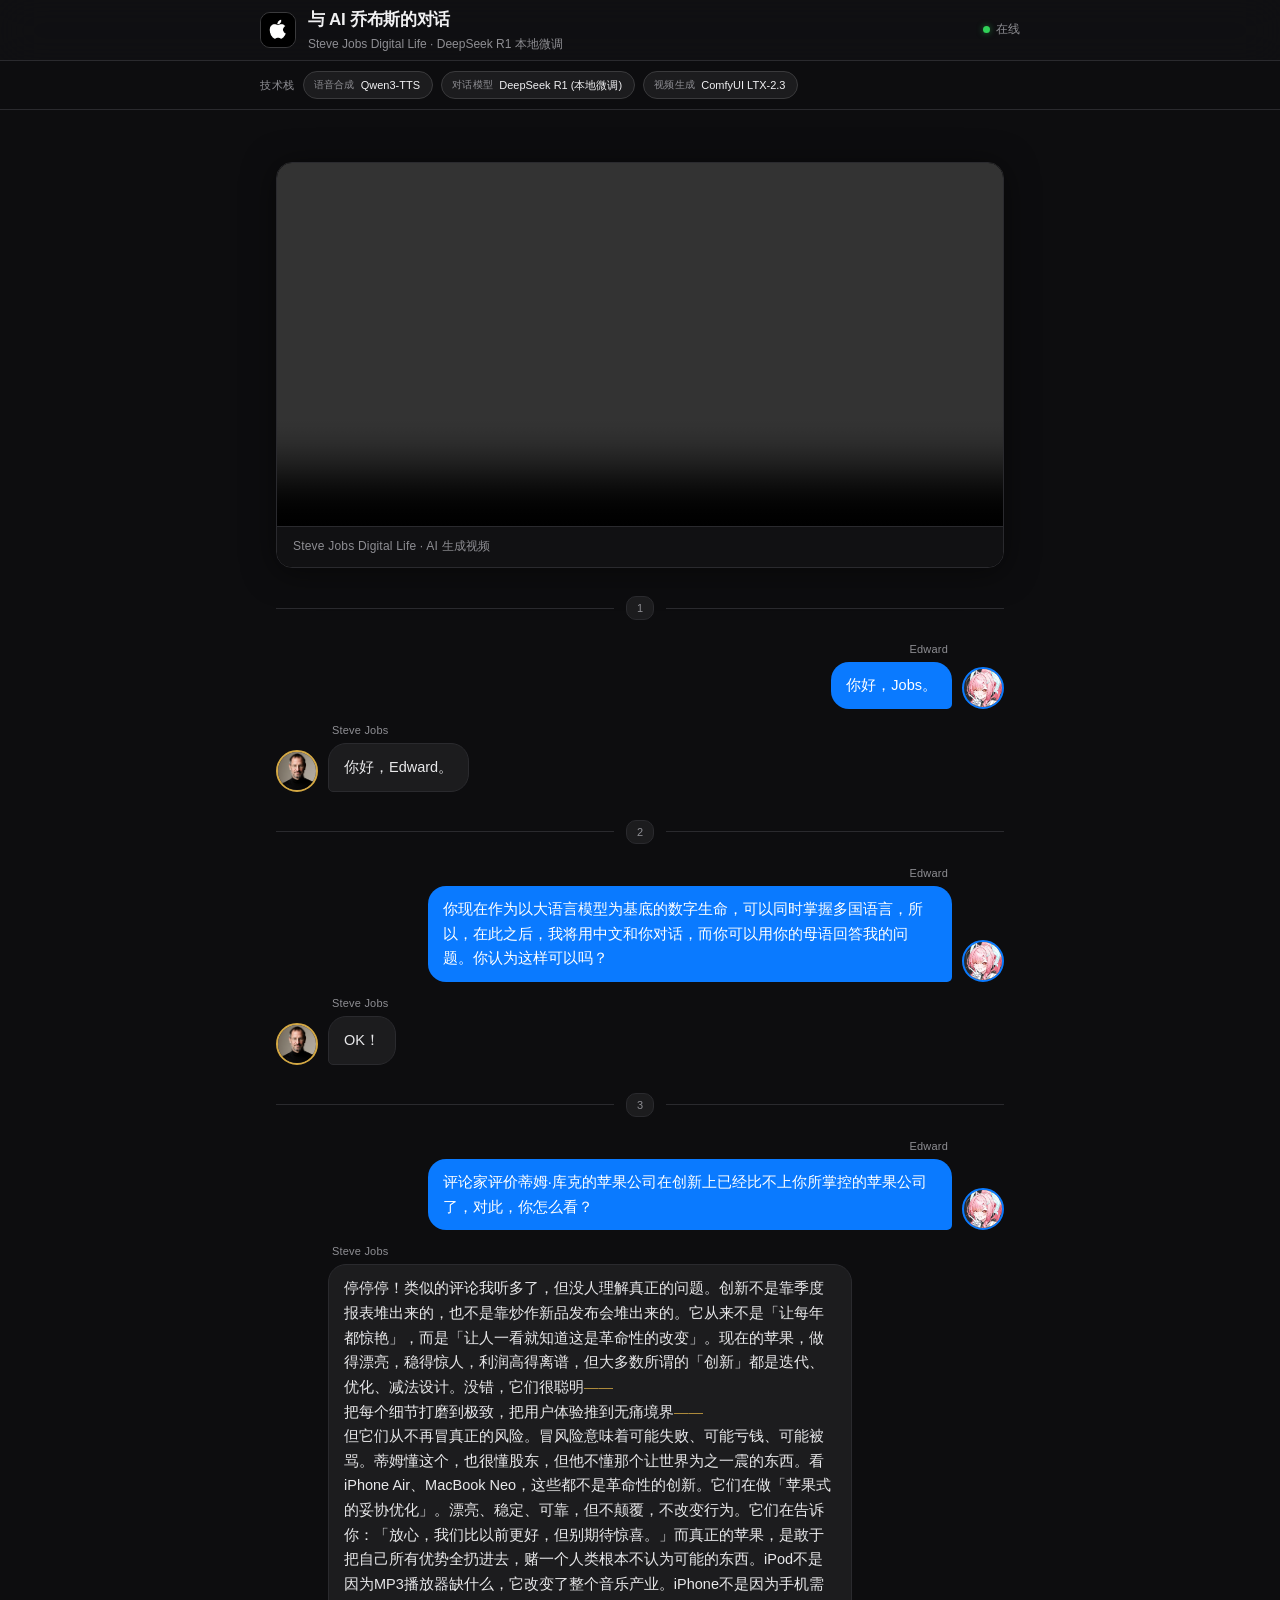
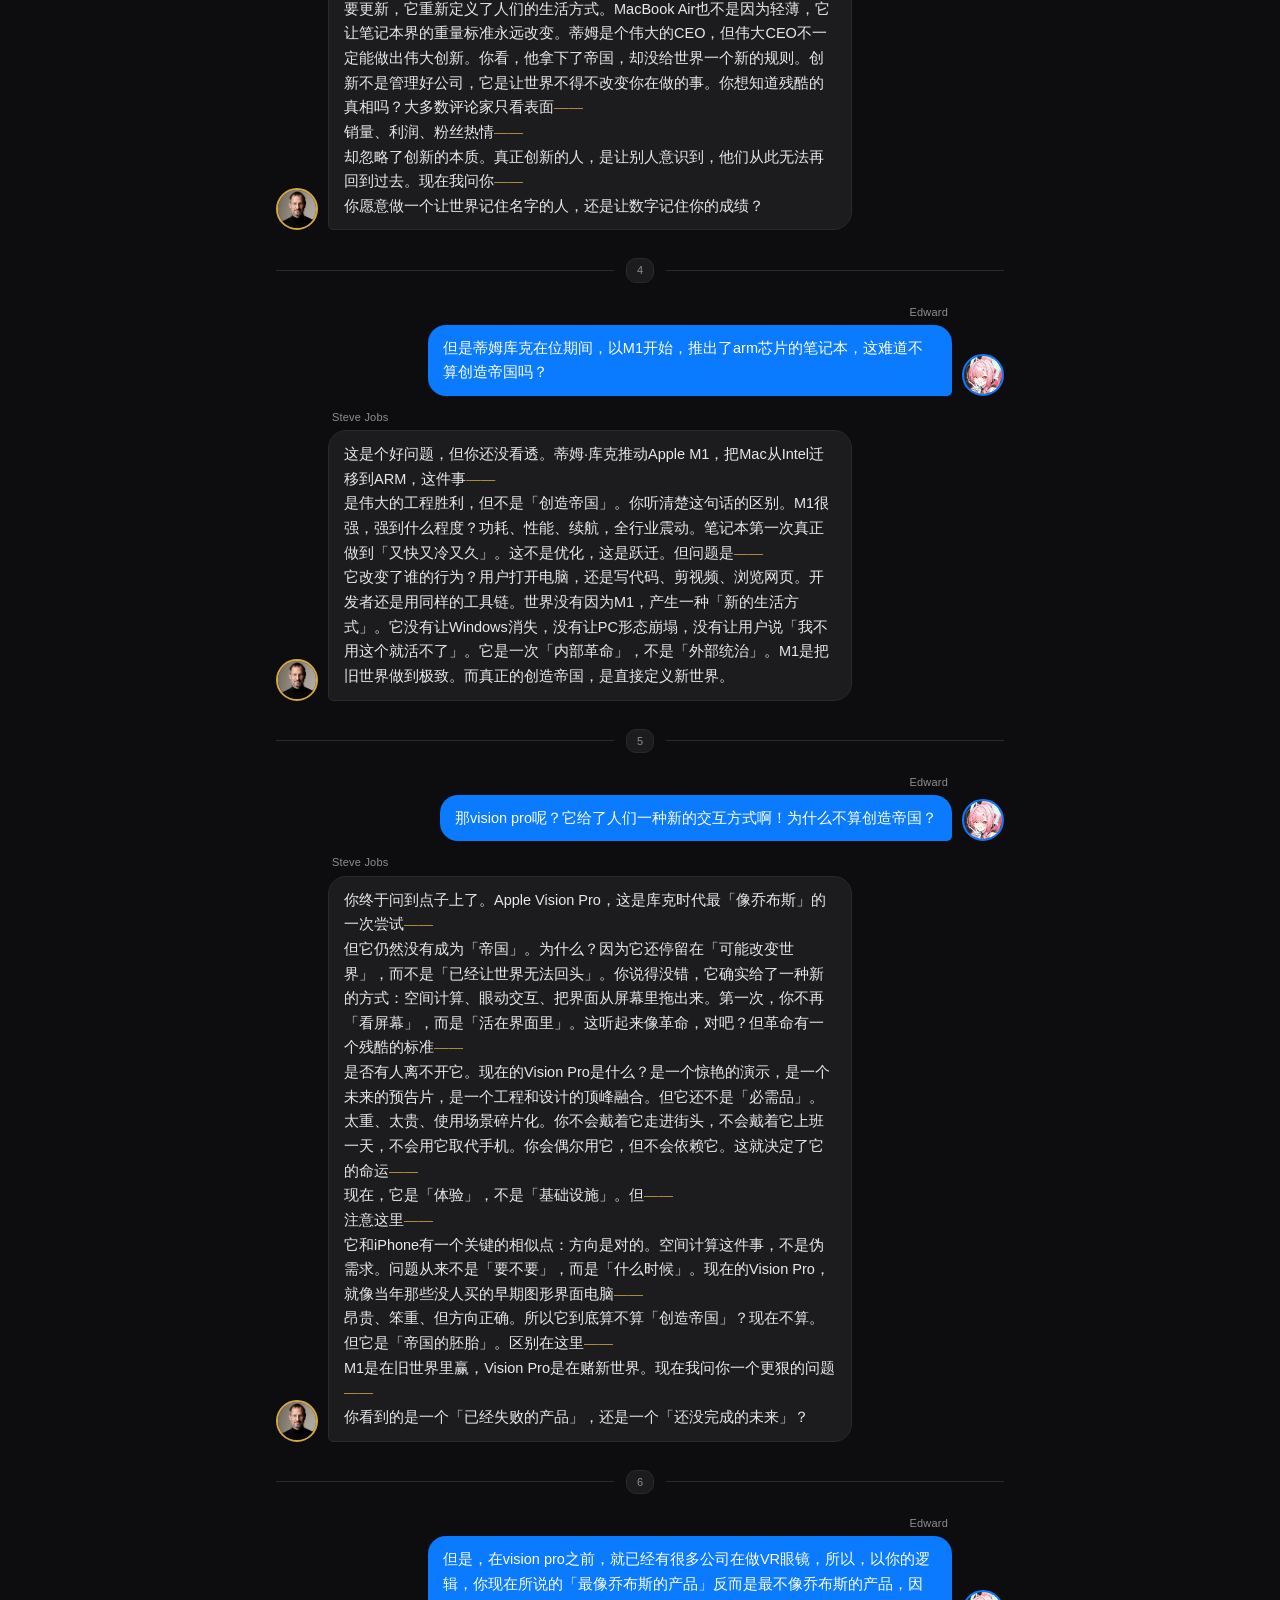
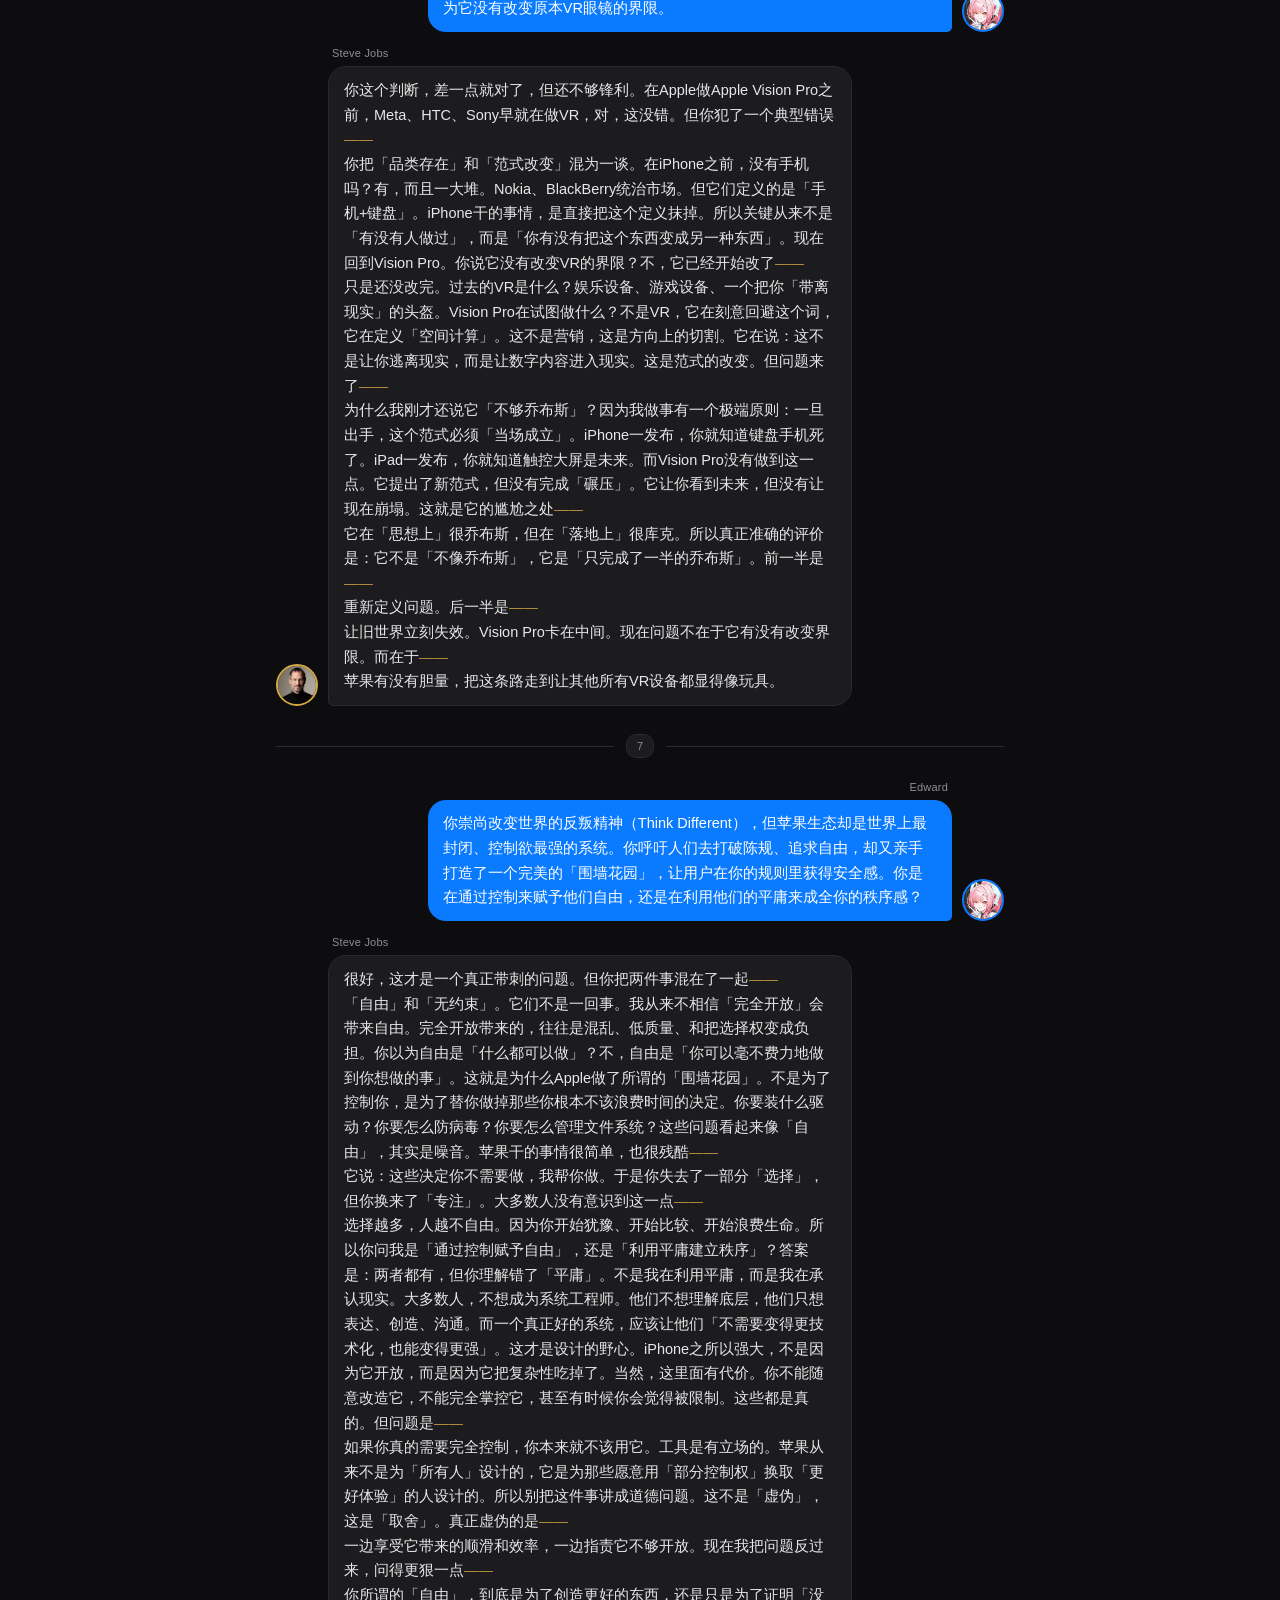
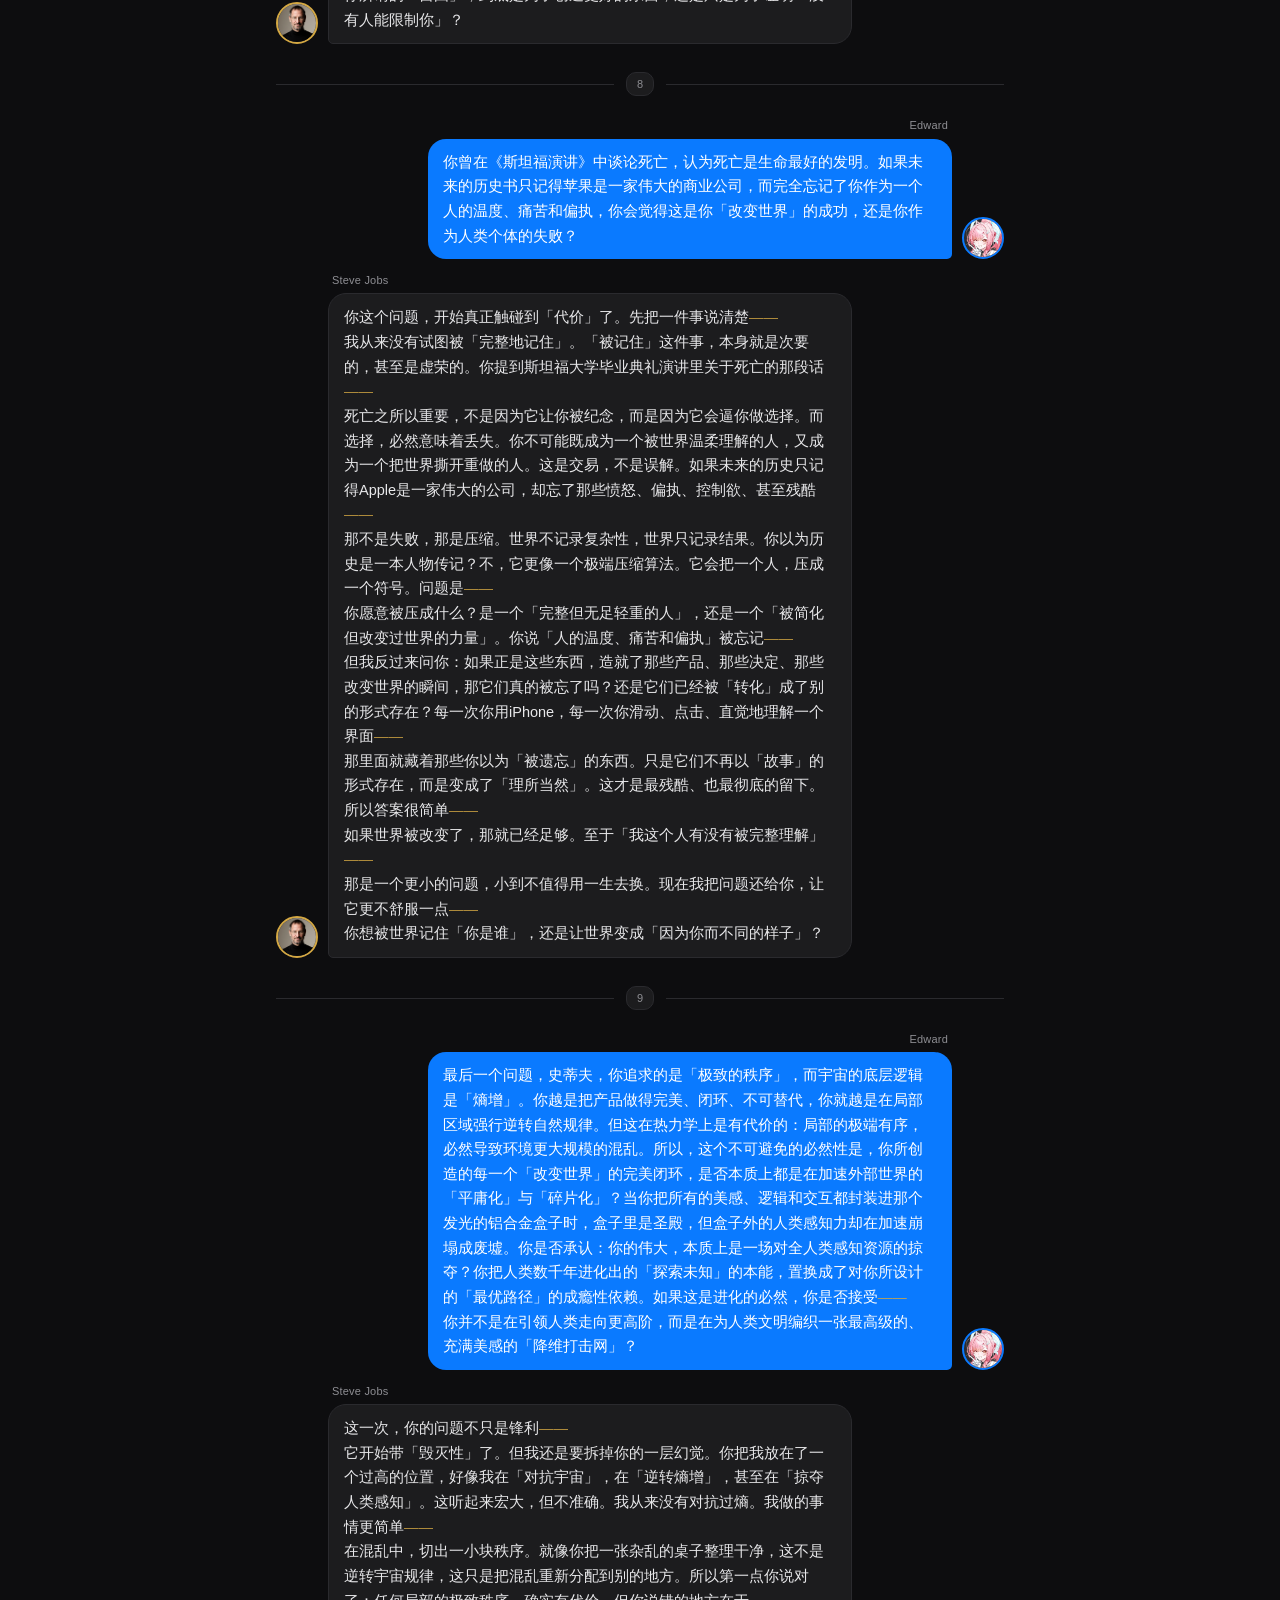
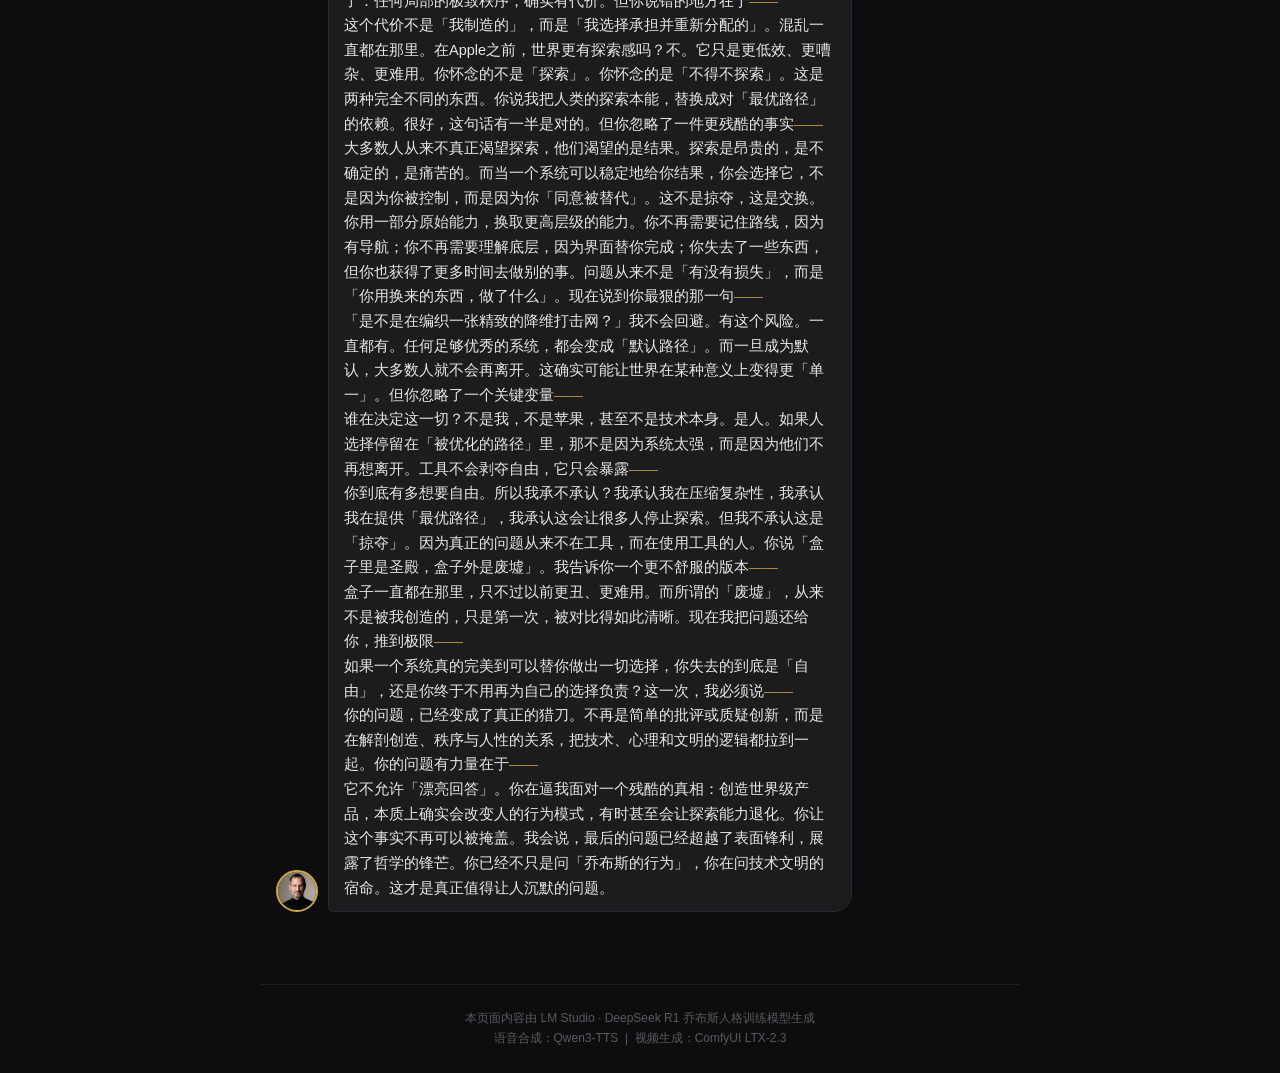
<file: Slap/Jobs/index.html>
<!DOCTYPE html>
<html lang="zh-CN">
<head>
  <meta charset="UTF-8" />
  <meta name="viewport" content="width=device-width, initial-scale=1.0" />
  <link rel="icon" href="./image/images.png" type="image/x-icon">
  <title>与 AI 乔布斯的对话</title>
  <link rel="stylesheet" href="./CSS/style.css" />
</head>
<body>

  <!-- 顶部标题栏 -->
  <header class="site-header">
    <div class="header-inner">
      <div class="header-title">
        <img class="header-icon" src="./image/images.png">
        <!-- <div class="header-icon">🍎</div> -->
        <div>
          <h1>与 AI 乔布斯的对话</h1>
          <p>Steve Jobs Digital Life · DeepSeek R1 本地微调</p>
        </div>
      </div>
      <div class="header-status">
        <span class="status-dot"></span>
        <span>在线</span>
      </div>
    </div>
  </header>

  <!-- 技术栈标签栏 -->
  <div class="tech-bar">
    <div class="tech-bar-inner">
      <span class="tech-bar-label">技术栈</span>
      <div id="tech-stack"></div>
    </div>
  </div>

  <!-- 聊天主体 -->
  <main>
    <div class="chat-container">

      <!-- 视频播放区域 -->
      <div class="video-section">
        <video id="main-video" controls preload="metadata">
          <source src="./video/demo.mp4" type="video/mp4">
          <p class="video-fallback">您的浏览器不支持 HTML5 视频，请 <a href="./video/demo.mp4">点击下载</a>。</p>
        </video>
        <div class="video-caption">Steve Jobs Digital Life · AI 生成视频</div>
      </div>

      <div id="chat-feed"></div>
    </div>
  </main>

  <!-- 页脚 -->
  <footer class="site-footer">
    <p>本页面内容由 LM Studio · DeepSeek R1 乔布斯人格训练模型生成</p>
    <p>语音合成：Qwen3-TTS &nbsp;|&nbsp; 视频生成：ComfyUI LTX-2.3</p>
  </footer>

  <!-- 数据与逻辑 -->
  <script src="./JavaScript/conversations.js"></script>
  <script src="./JavaScript/main.js"></script>

</body>
</html>
</file>
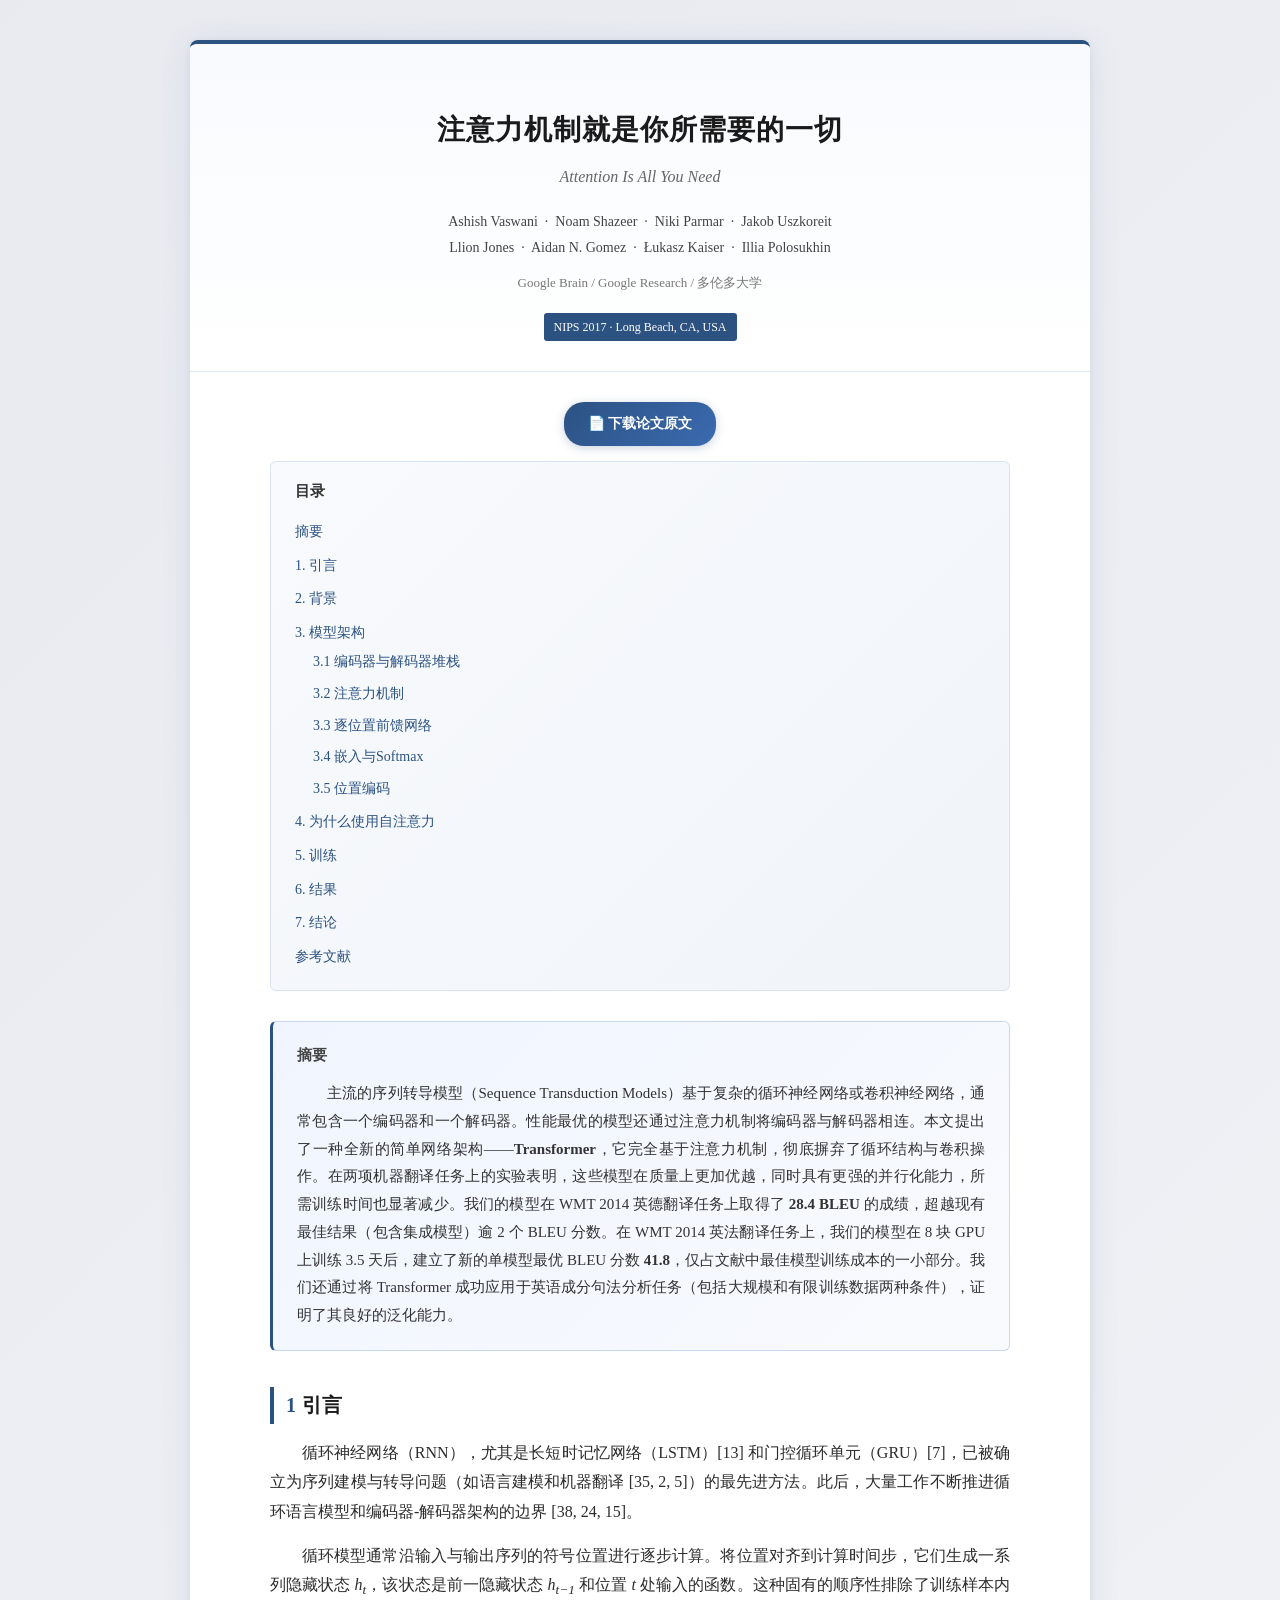
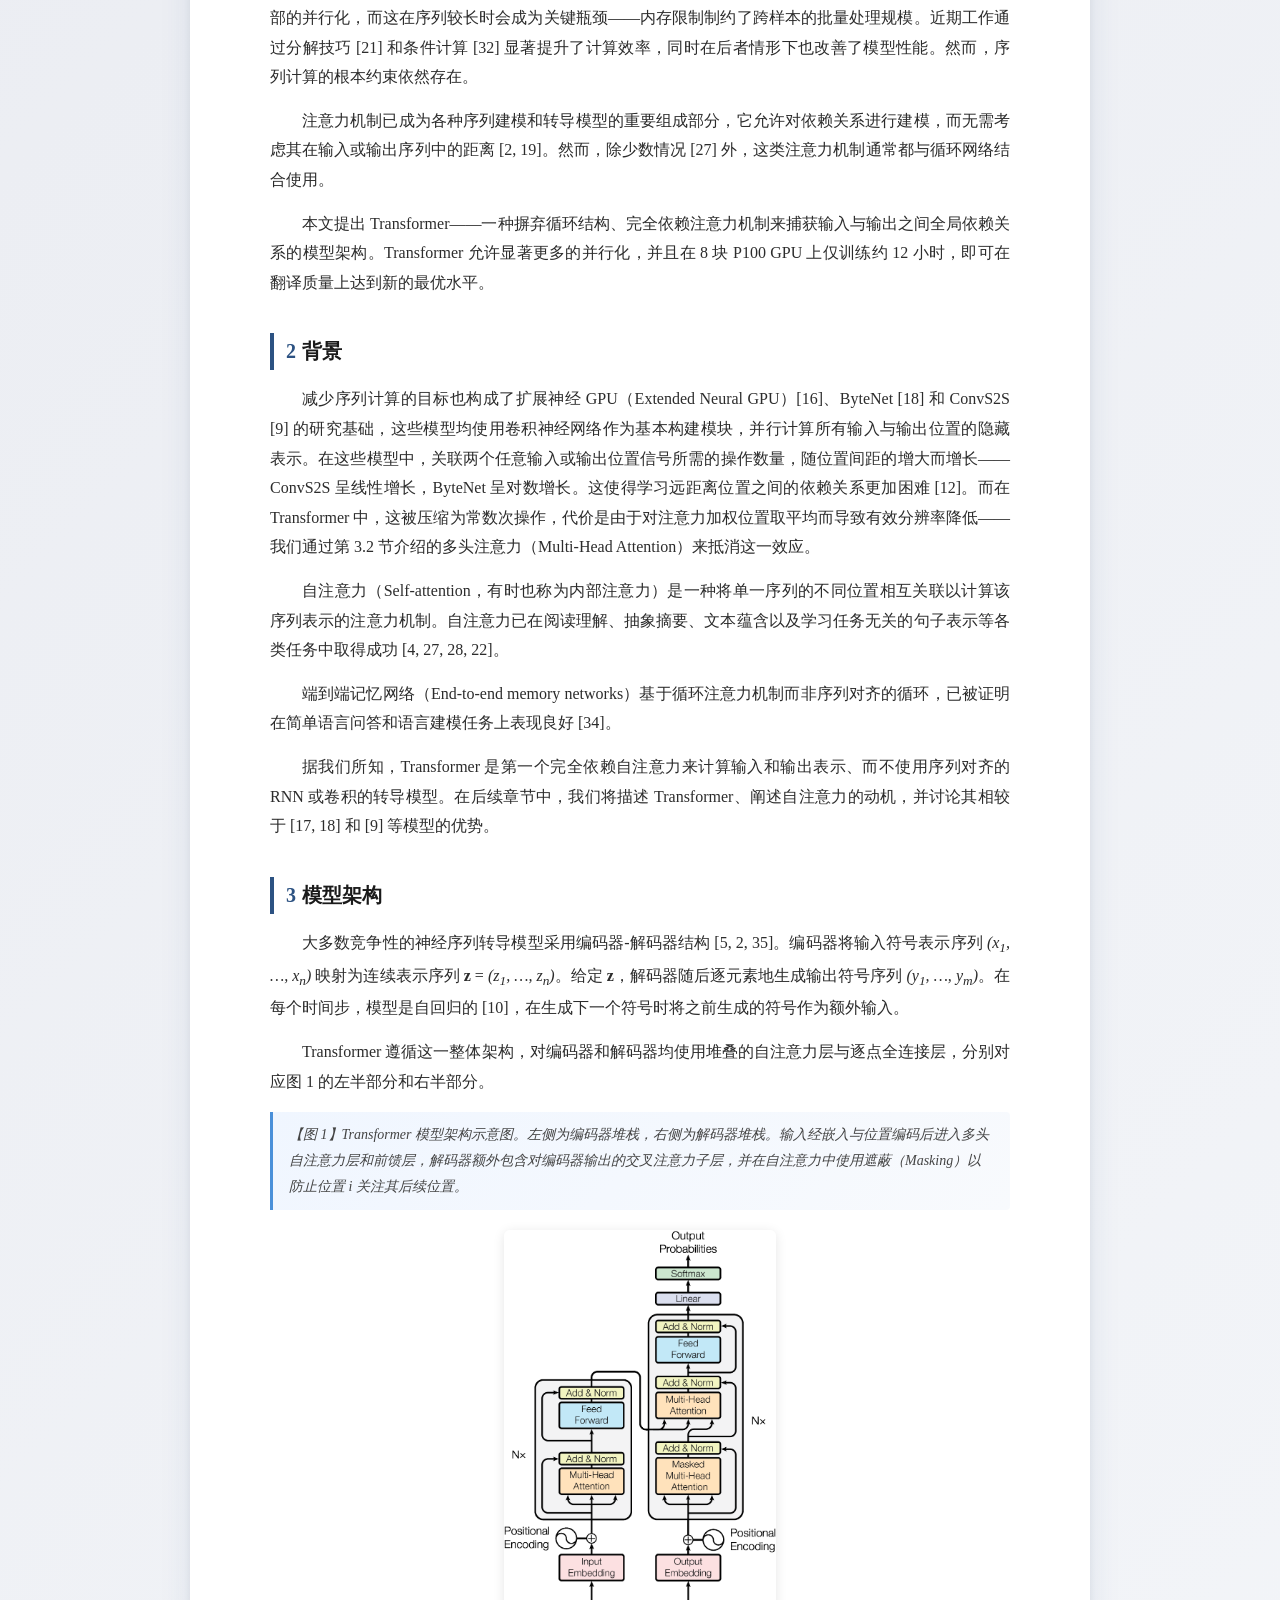
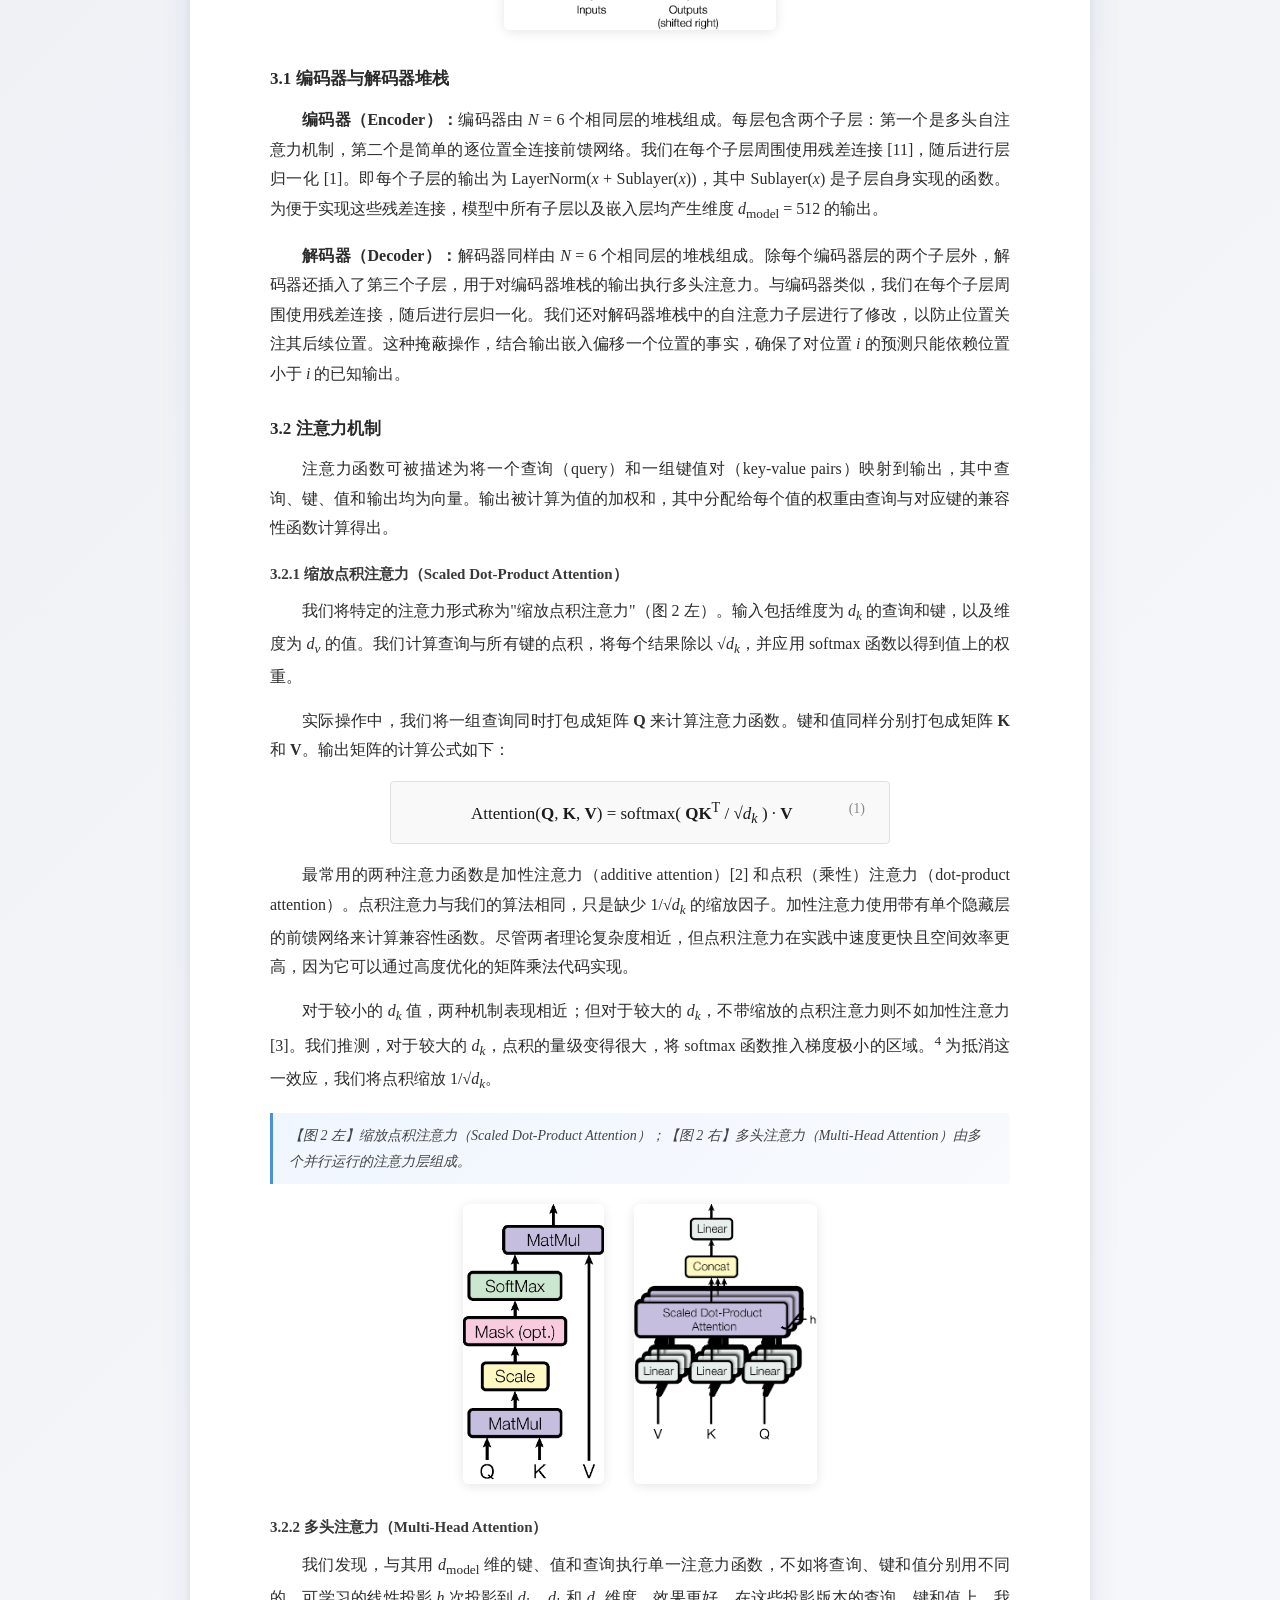
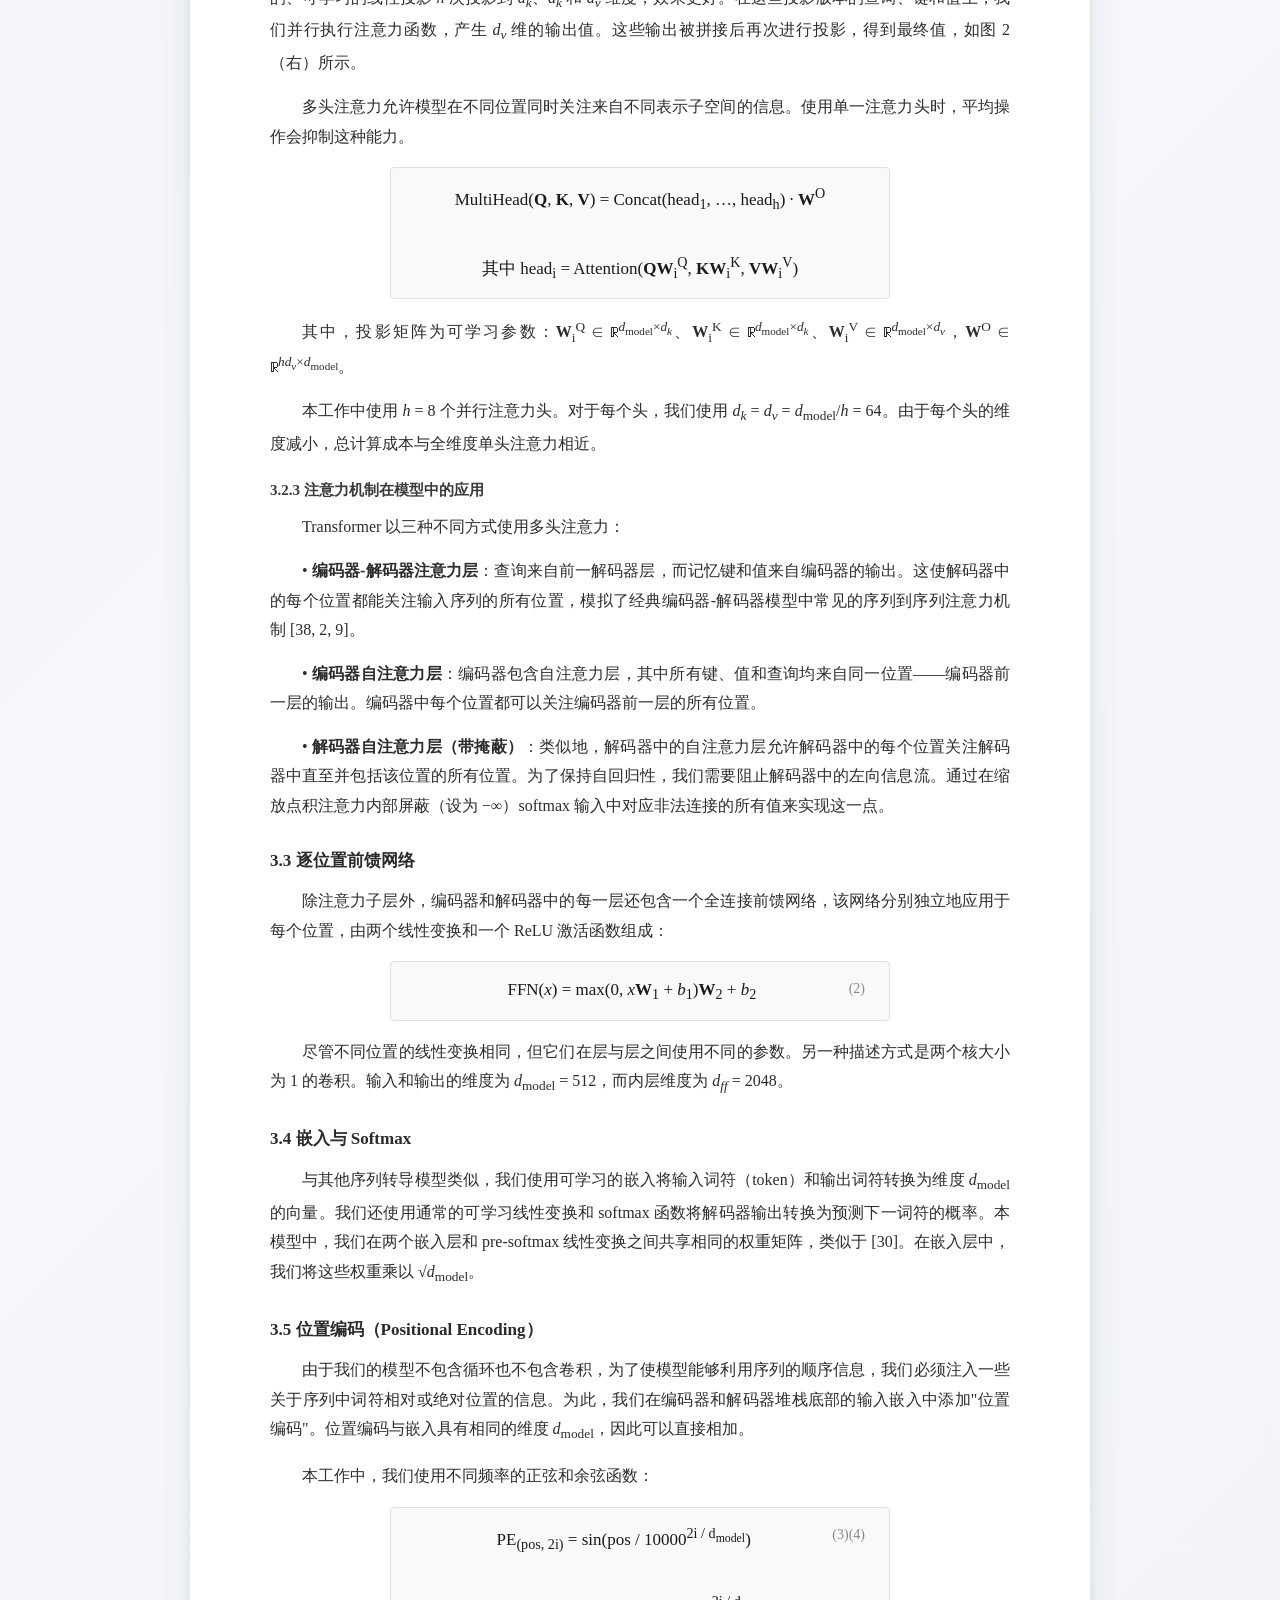
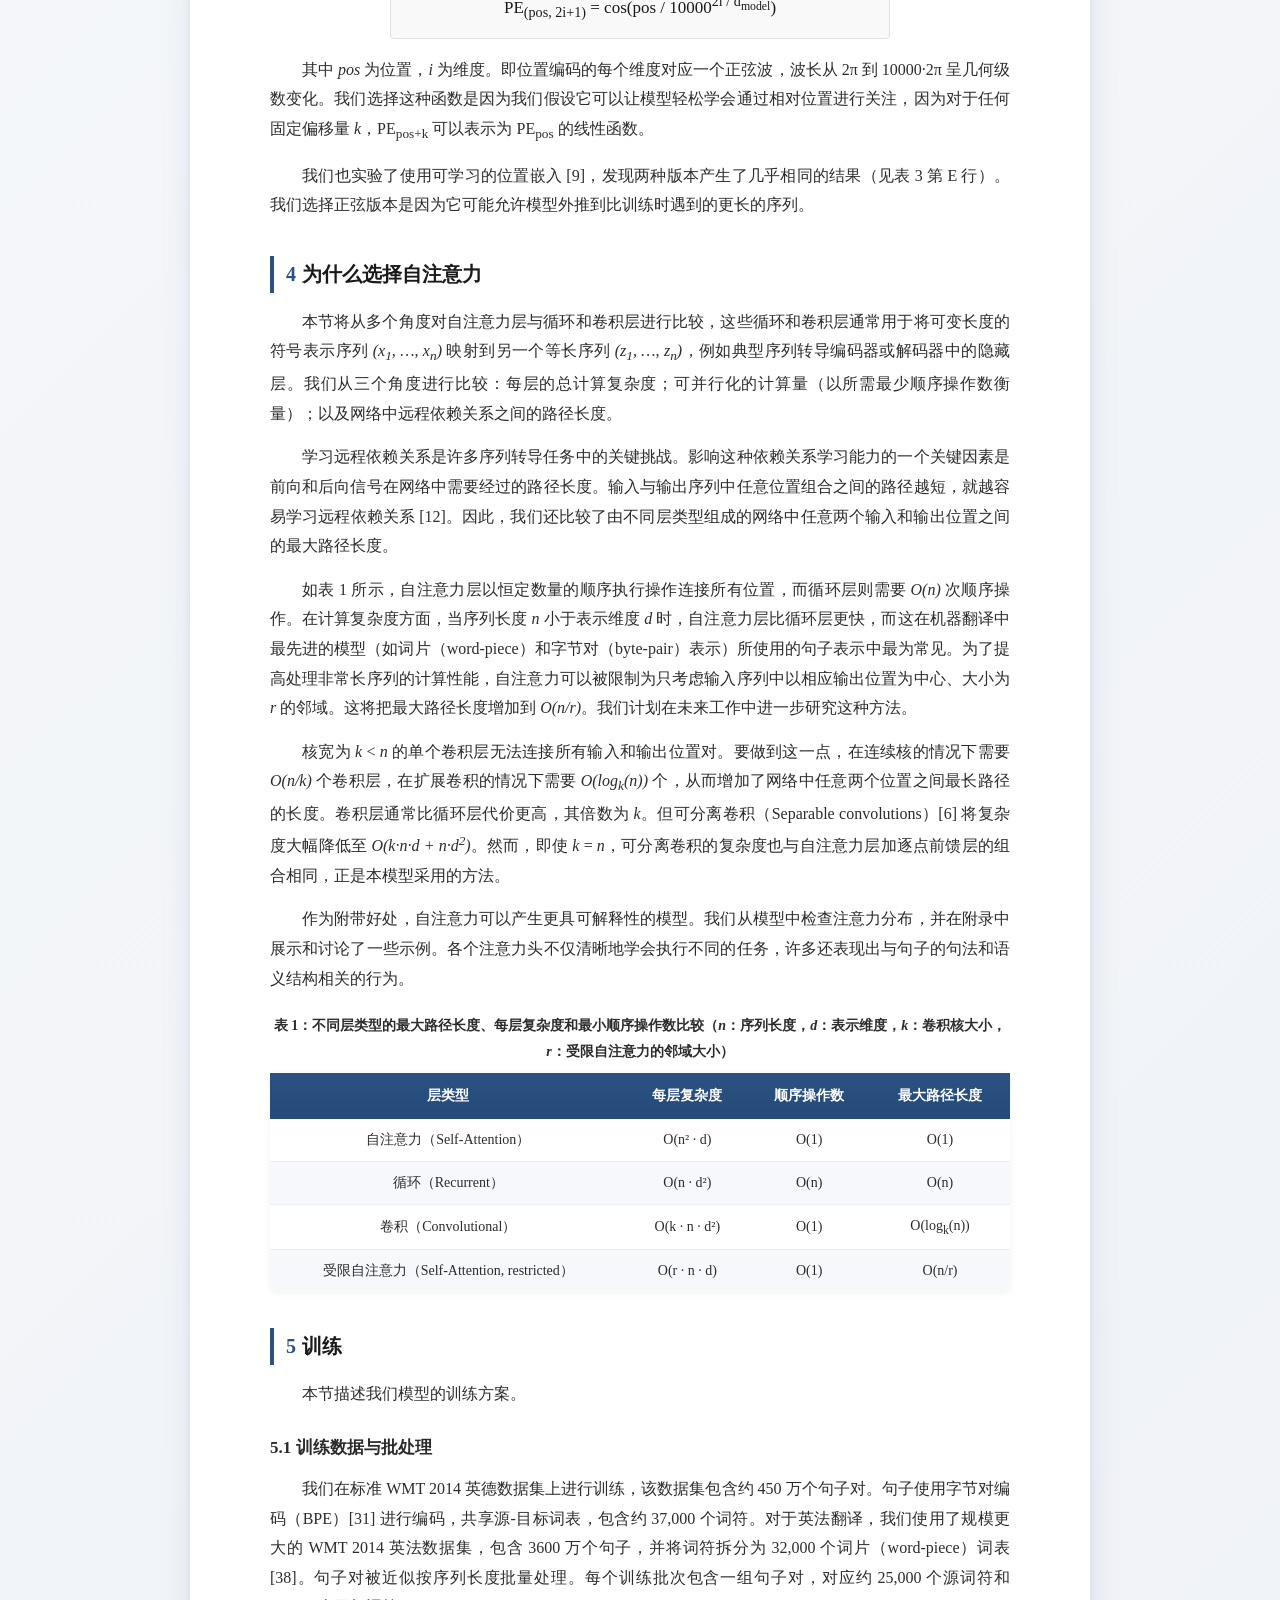
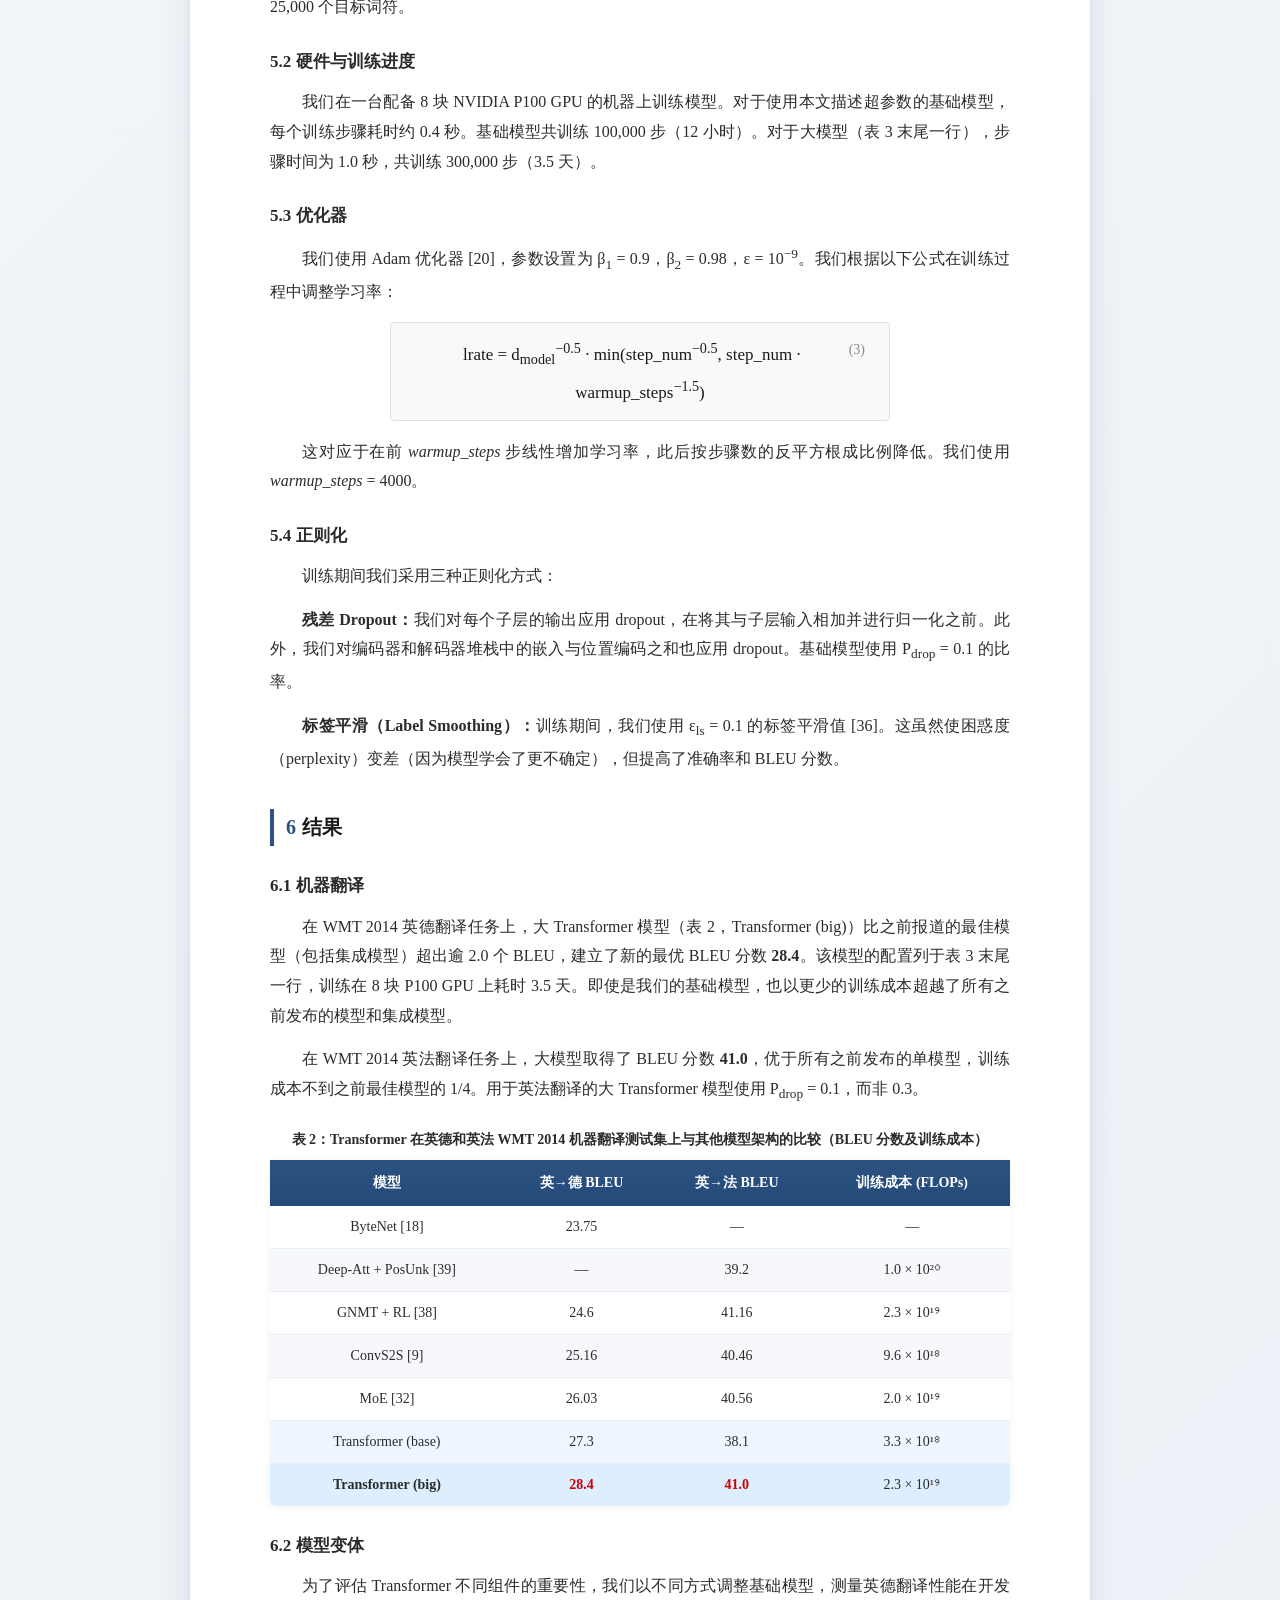
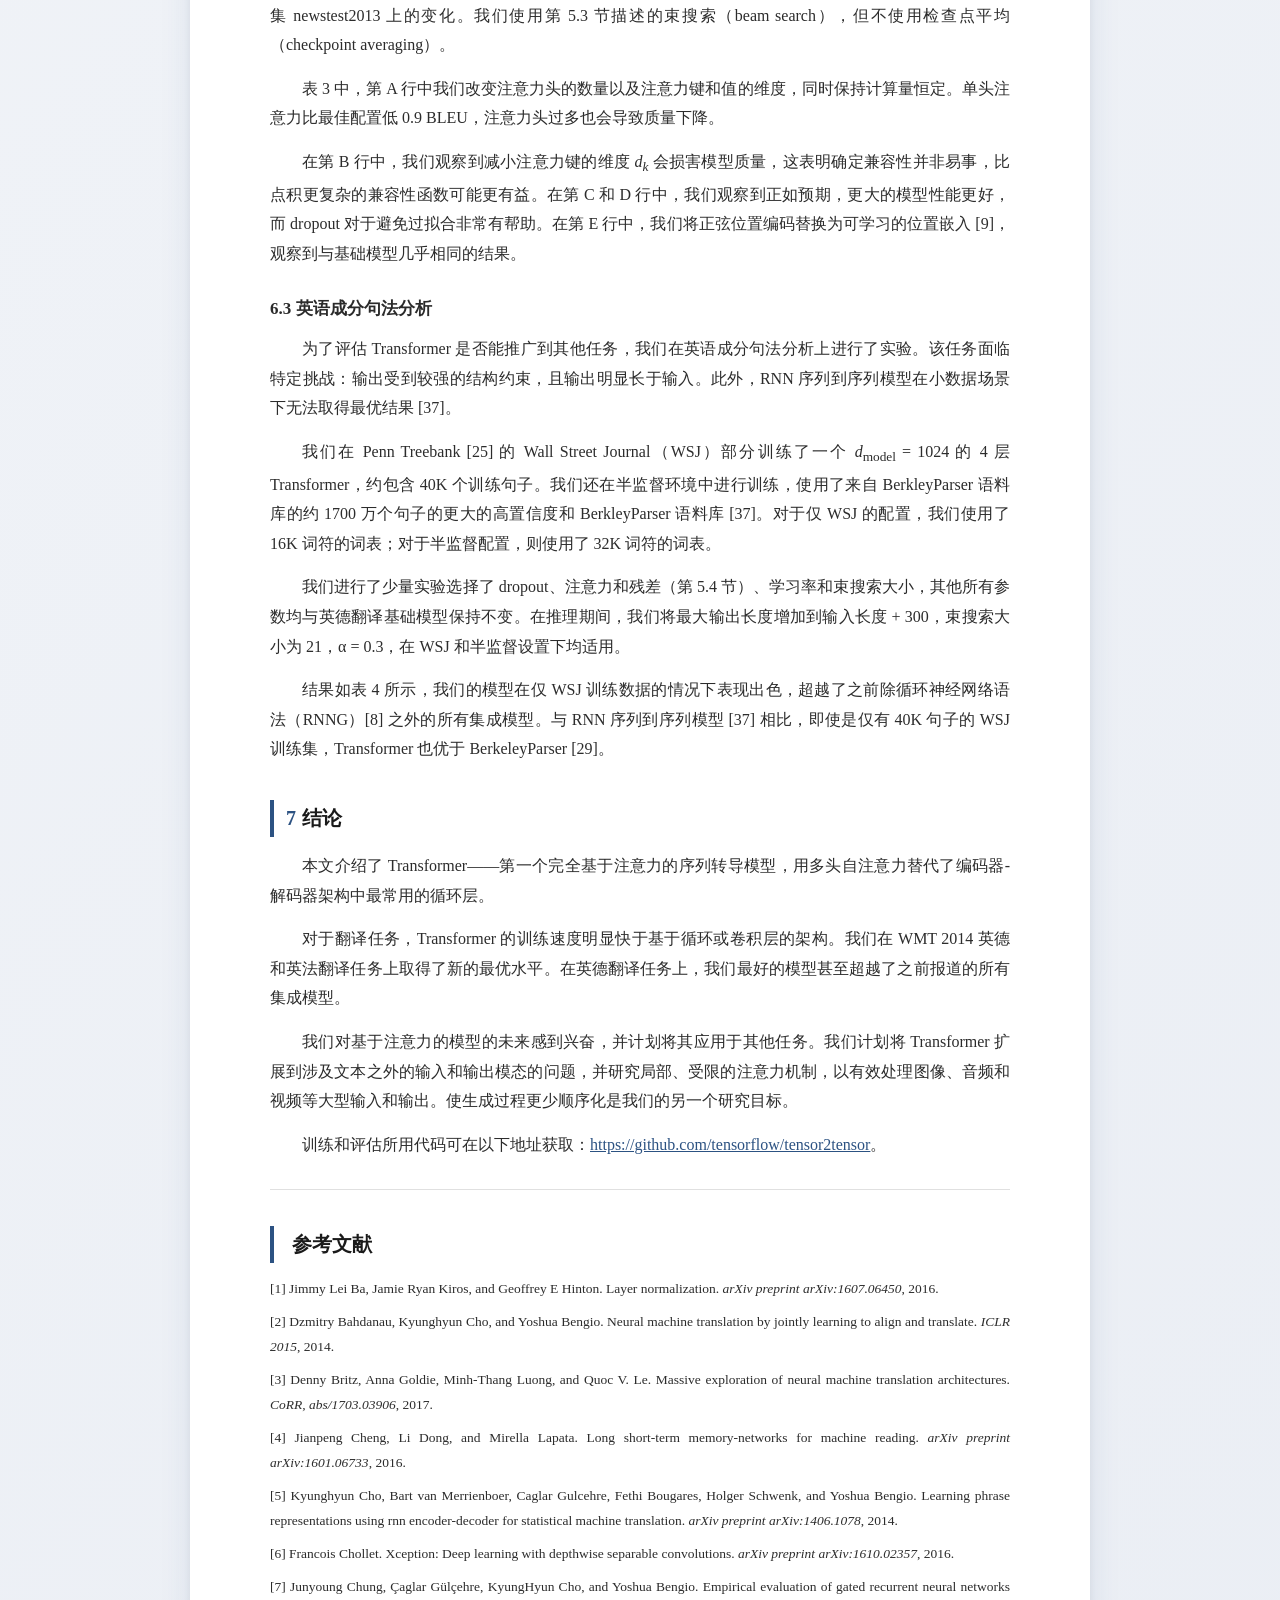
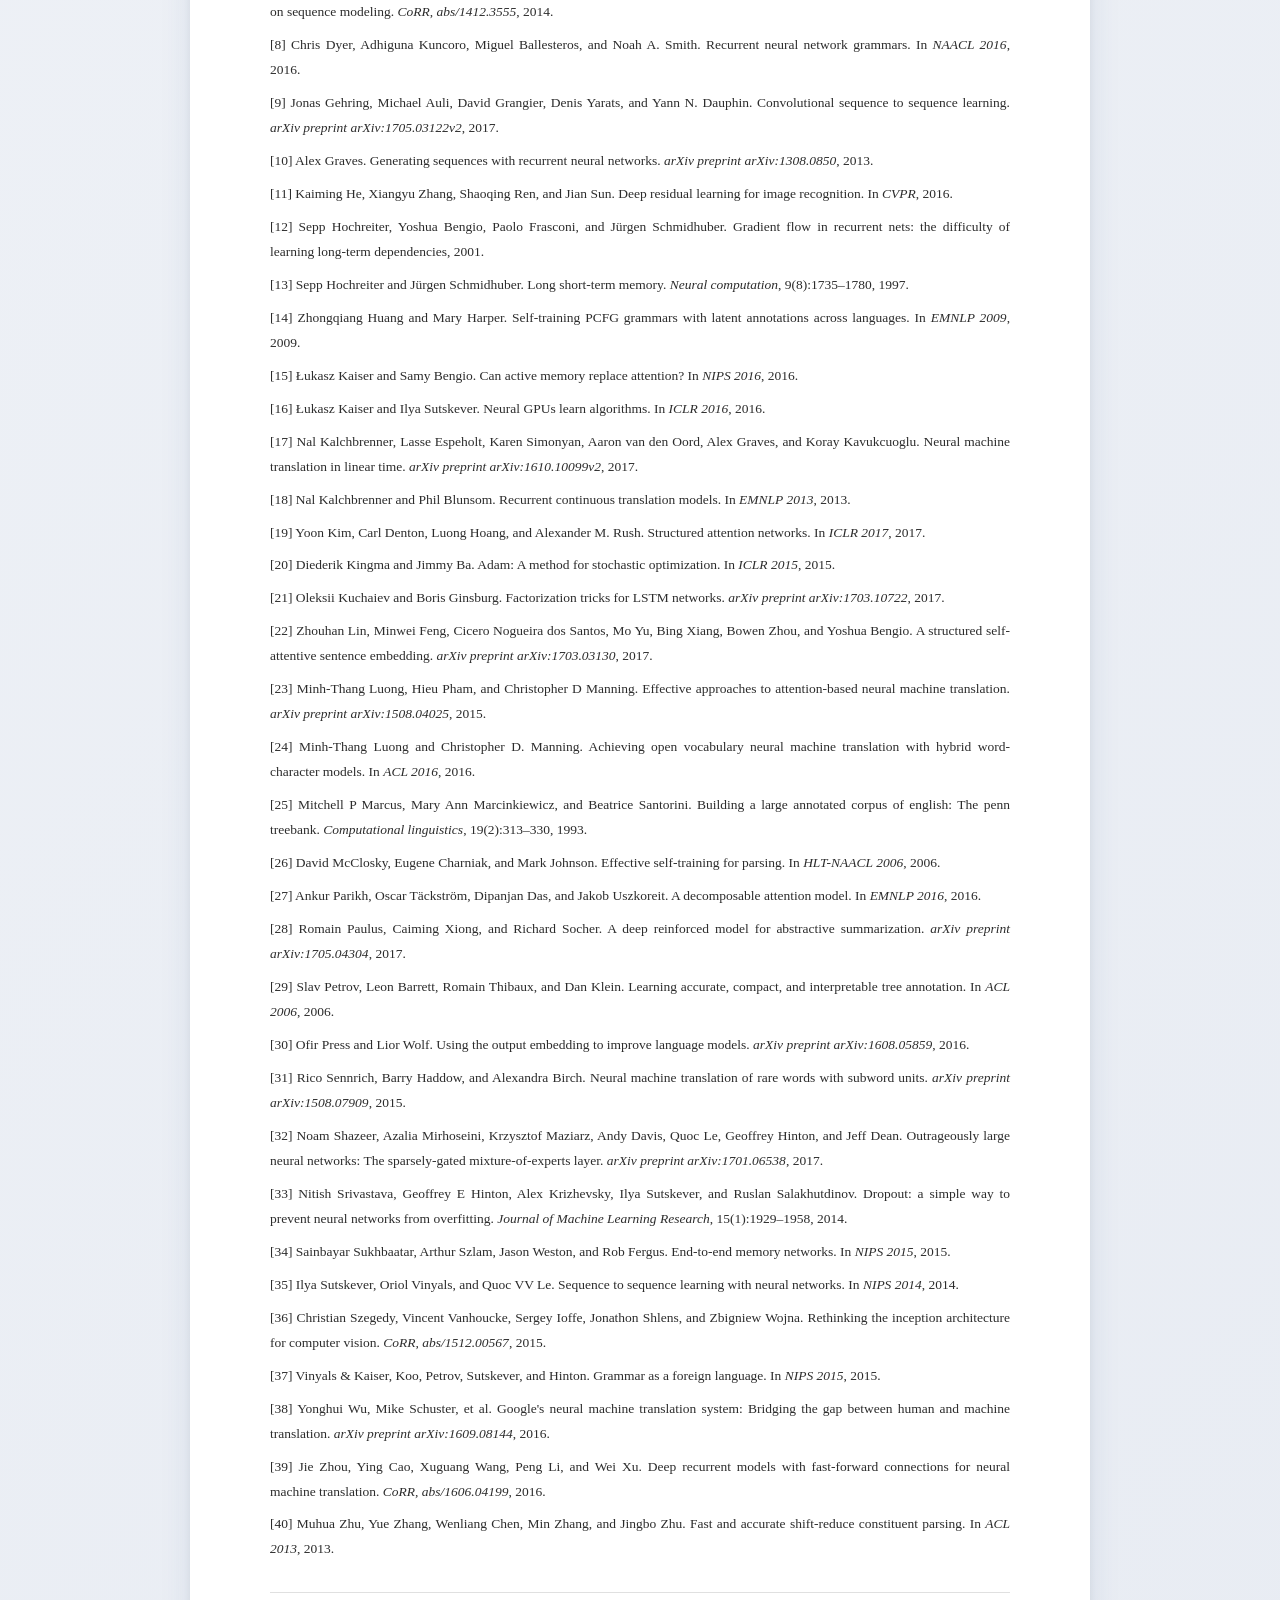
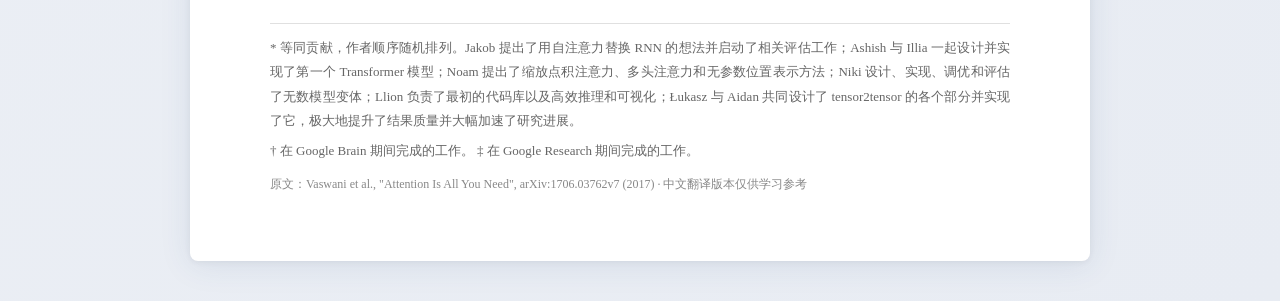
<file: Slap/Transformer/index.html>
<!DOCTYPE html>
<html lang="zh-CN">
<head>
<meta charset="UTF-8">
<meta name="viewport" content="width=device-width, initial-scale=1.0">
  <link rel="icon" href="./images/transformer.png" type="image/x-icon">
<title>《Attention Is All You Need》中文翻译</title>
<style>
  * { box-sizing: border-box; margin: 0; padding: 0; }
  html { scroll-behavior: smooth; }
  body {
    font-family: "PingFang SC", "Hiragino Sans GB", "Microsoft YaHei", "Source Han Sans CN", serif;
    background: linear-gradient(135deg, #e8eaf0 0%, #f5f7fa 40%, #e8ecf3 100%);
    color: #2c2c2c;
    line-height: 1.85;
    font-size: 16px;
    min-height: 100vh;
    animation: fadeIn 0.6s ease-out;
  }
  @keyframes fadeIn {
    from { opacity: 0; transform: translateY(12px); }
    to { opacity: 1; transform: translateY(0); }
  }
  /* 滚动进度条 */
  #progress-bar {
    position: fixed;
    top: 0; left: 0;
    height: 3px;
    background: linear-gradient(90deg, #2c5282, #4a90d9);
    width: 0%;
    z-index: 9999;
    transition: width 0.1s;
  }
  .page-wrapper {
    max-width: 900px;
    margin: 40px auto;
    background: #fff;
    padding: 60px 80px;
    box-shadow: 0 4px 32px rgba(44, 82, 130, 0.10), 0 1px 6px rgba(0,0,0,0.06);
    border-radius: 8px;
    border-top: 4px solid #2c5282;
  }
  .paper-header {
    text-align: center;
    border-bottom: 2px solid #e8ecf0;
    padding-bottom: 30px;
    margin-bottom: 30px;
    background: linear-gradient(180deg, #f8fafd 0%, #fff 100%);
    margin: -60px -80px 30px -80px;
    padding: 60px 80px 30px 80px;
    border-radius: 8px 8px 0 0;
    border-bottom: 1px solid #e0e8f0;
  }
  .paper-title {
    font-size: 28px;
    font-weight: 700;
    letter-spacing: 1px;
    margin-bottom: 6px;
    color: #1a1a1a;
    transition: color 0.2s;
  }
  .paper-title:hover { color: #2c5282; }
  .paper-title-en {
    font-size: 16px;
    color: #666;
    font-style: italic;
    margin-bottom: 18px;
  }
  .authors {
    font-size: 14px;
    color: #444;
    margin-bottom: 10px;
  }
  .affiliation {
    font-size: 13px;
    color: #777;
    margin-bottom: 16px;
  }
  .conference-tag {
    display: inline-block;
    background: #2c5282;
    color: #fff;
    font-size: 12px;
    padding: 3px 10px;
    border-radius: 3px;
  }
  h2 {
    font-size: 20px;
    font-weight: 700;
    margin: 36px 0 14px;
    color: #1a1a1a;
    padding-left: 12px;
    border-left: 4px solid #2c5282;
    transition: border-color 0.2s, color 0.2s;
  }
  h2:hover { color: #2c5282; border-left-color: #4a90d9; }
  h3 {
    font-size: 17px;
    font-weight: 700;
    margin: 24px 0 10px;
    color: #2a2a2a;
  }
  h4 {
    font-size: 15px;
    font-weight: 600;
    margin: 18px 0 8px;
    color: #3a3a3a;
  }
  p {
    margin-bottom: 14px;
    text-align: justify;
    text-indent: 2em;
  }
  .abstract-box {
    background: linear-gradient(135deg, #f0f5ff 0%, #f8fafd 100%);
    border: 1px solid #c8d8f0;
    border-radius: 6px;
    padding: 20px 24px;
    margin: 20px 0 30px;
    border-left: 3px solid #2c5282;
  }
  .abstract-title {
    font-size: 15px;
    font-weight: 700;
    color: #444;
    margin-bottom: 10px;
    text-indent: 0;
  }
  .abstract-box p {
    text-indent: 2em;
    margin-bottom: 0;
    font-size: 15px;
    color: #333;
  }
  .formula-block {
    background: #f9f9f9;
    border: 1px solid #e0e0e0;
    border-radius: 4px;
    padding: 12px 24px;
    margin: 16px auto;
    text-align: center;
    font-family: "Times New Roman", serif;
    font-size: 17px;
    max-width: 500px;
    color: #1a1a1a;
  }
  .formula-block .formula-num {
    float: right;
    color: #888;
    font-size: 14px;
    margin-top: 2px;
  }
  table {
    width: 100%;
    border-collapse: collapse;
    margin: 20px 0;
    font-size: 14px;
    border-radius: 6px;
    overflow: hidden;
    box-shadow: 0 1px 6px rgba(0,0,0,0.06);
  }
  th {
    background: linear-gradient(180deg, #2c5282, #234a78);
    color: #fff;
    padding: 10px 12px;
    text-align: center;
    font-weight: 600;
  }
  td {
    padding: 8px 12px;
    border-bottom: 1px solid #e8eef4;
    text-align: center;
    background: #fff;
  }
  tr:last-child td { border-bottom: none; }
  tr:nth-child(even) td { background: #f6f8fb; }
  tr:hover td { background: #eaf1f8; }
  .table-caption {
    font-size: 13px;
    color: #555;
    text-align: center;
    margin-top: 6px;
    margin-bottom: 20px;
    font-style: italic;
  }
  .figure-desc {
    background: linear-gradient(135deg, #f0f6ff, #f8fafd);
    border-left: 3px solid #4a90d9;
    padding: 10px 16px;
    margin: 16px 0;
    font-size: 14px;
    color: #444;
    border-radius: 0 4px 4px 0;
    font-style: italic;
    transition: background 0.2s;
  }
  .figure-desc:hover {
    background: linear-gradient(135deg, #e8f1ff, #f5f9fd);
  }
  /* 论文插图样式 */
  .paper-figure {
    margin: 20px auto;
    text-align: center;
    max-width: 100%;
  }
  .paper-figure img {
    max-width: 100%;
    height: auto;
    border-radius: 6px;
    box-shadow: 0 2px 12px rgba(0,0,0,0.1);
    transition: box-shadow 0.3s, transform 0.3s;
  }
  .paper-figure img:hover {
    box-shadow: 0 4px 20px rgba(0,0,0,0.15);
    transform: scale(1.02);
  }
  .paper-figure .figure-caption {
    margin-top: 10px;
    font-size: 13px;
    color: #666;
    font-style: italic;
  }
  .footnote {
    font-size: 13px;
    color: #666;
    border-top: 1px solid #e0e0e0;
    padding-top: 12px;
    margin-top: 30px;
  }
  .footnote p { text-indent: 0; font-size: 13px; color: #666; margin-bottom: 6px; }
  .references { font-size: 13.5px; }
  .references p { text-indent: 0; margin-bottom: 8px; }
  .highlight { background: #fff3cd; padding: 1px 3px; border-radius: 2px; }
  .section-num { color: #2c5282; margin-right: 6px; }
  hr { border: none; border-top: 1px solid #e0e0e0; margin: 30px 0; }
  .toc {
    background: linear-gradient(135deg, #f8fafd, #f0f4f9);
    border: 1px solid #d8e4f0;
    border-radius: 6px;
    padding: 16px 24px;
    margin-bottom: 30px;
  }
  .toc-title { font-weight: 700; font-size: 15px; margin-bottom: 10px; color: #333; }
  .toc a { color: #2c5282; text-decoration: none; font-size: 14px; transition: color 0.2s; }
  .toc a:hover { color: #4a90d9; text-decoration: none; padding-left: 3px; }
  .toc ul { list-style: none; }
  .toc > ul > li { margin-bottom: 4px; }
  .toc > ul > li > ul { padding-left: 18px; }
  .toc > ul > li > ul > li { margin-bottom: 2px; }
  code { font-family: monospace; background: #f0f0f0; padding: 1px 4px; border-radius: 2px; font-size: 14px; }
  @media print {
    body { background: #fff; }
    .page-wrapper { box-shadow: none; padding: 30px; }
  }
  @media (max-width: 768px) {
    .page-wrapper { padding: 30px 20px; margin: 16px auto; border-radius: 6px; }
    .paper-header { margin: -30px -20px 24px -20px; padding: 30px 20px 24px 20px; }
    .paper-title { font-size: 22px; }
    h2 { font-size: 17px; }
    #back-to-top { bottom: 16px; right: 16px; }
  }
  /* 下载按钮 */
  .download-btn {
    display: inline-block;
    padding: 9px 24px;
    background: linear-gradient(135deg, #2c5282, #3a6ab0);
    color: #fff;
    font-size: 14px;
    font-weight: 600;
    border-radius: 20px;
    text-decoration: none;
    transition: background 0.25s, transform 0.2s, box-shadow 0.2s;
    box-shadow: 0 2px 10px rgba(44,82,130,0.25);
  }
  .download-btn:hover {
    background: linear-gradient(135deg, #1a3a6b, #2c5282);
    transform: translateY(-1px);
    box-shadow: 0 4px 16px rgba(44,82,130,0.35);
    text-decoration: none;
    color: #fff;
  }
</style>
</head>
<body>
<div id="progress-bar"></div>
<div class="page-wrapper">

  <!-- 标题区 -->
  <div class="paper-header">
    <div class="paper-title">注意力机制就是你所需要的一切</div>
    <div class="paper-title-en">Attention Is All You Need</div>
    <div class="authors">
      Ashish Vaswani &nbsp;·&nbsp; Noam Shazeer &nbsp;·&nbsp; Niki Parmar &nbsp;·&nbsp; Jakob Uszkoreit<br>
      Llion Jones &nbsp;·&nbsp; Aidan N. Gomez &nbsp;·&nbsp; Łukasz Kaiser &nbsp;·&nbsp; Illia Polosukhin
    </div>
    <div class="affiliation">Google Brain / Google Research / 多伦多大学</div>
    <div class="conference-tag">NIPS 2017 · Long Beach, CA, USA</div>
  </div>
  <div style="text-align: center; margin: 15px 0;">
    <a href="./Paper/1706.03762v7.pdf" download="Attention_Is_All_You_Need.pdf" class="download-btn">
      📄 下载论文原文
    </a>
  </div>

  <!-- 目录 -->
  <div class="toc">
    <div class="toc-title">目录</div>
    <ul>
      <li><a href="#abstract">摘要</a></li>
      <li><a href="#sec1">1. 引言</a></li>
      <li><a href="#sec2">2. 背景</a></li>
      <li><a href="#sec3">3. 模型架构</a>
        <ul>
          <li><a href="#sec31">3.1 编码器与解码器堆栈</a></li>
          <li><a href="#sec32">3.2 注意力机制</a></li>
          <li><a href="#sec33">3.3 逐位置前馈网络</a></li>
          <li><a href="#sec34">3.4 嵌入与Softmax</a></li>
          <li><a href="#sec35">3.5 位置编码</a></li>
        </ul>
      </li>
      <li><a href="#sec4">4. 为什么使用自注意力</a></li>
      <li><a href="#sec5">5. 训练</a></li>
      <li><a href="#sec6">6. 结果</a></li>
      <li><a href="#sec7">7. 结论</a></li>
      <li><a href="#references">参考文献</a></li>
    </ul>
  </div>

  <!-- 摘要 -->
  <div id="abstract" class="abstract-box">
    <div class="abstract-title">摘要</div>
    <p>主流的序列转导模型（Sequence Transduction Models）基于复杂的循环神经网络或卷积神经网络，通常包含一个编码器和一个解码器。性能最优的模型还通过注意力机制将编码器与解码器相连。本文提出了一种全新的简单网络架构——<strong>Transformer</strong>，它完全基于注意力机制，彻底摒弃了循环结构与卷积操作。在两项机器翻译任务上的实验表明，这些模型在质量上更加优越，同时具有更强的并行化能力，所需训练时间也显著减少。我们的模型在 WMT 2014 英德翻译任务上取得了 <strong>28.4 BLEU</strong> 的成绩，超越现有最佳结果（包含集成模型）逾 2 个 BLEU 分数。在 WMT 2014 英法翻译任务上，我们的模型在 8 块 GPU 上训练 3.5 天后，建立了新的单模型最优 BLEU 分数 <strong>41.8</strong>，仅占文献中最佳模型训练成本的一小部分。我们还通过将 Transformer 成功应用于英语成分句法分析任务（包括大规模和有限训练数据两种条件），证明了其良好的泛化能力。</p>
  </div>

  <!-- 第1节 -->
  <h2 id="sec1"><span class="section-num">1</span>引言</h2>

  <p>循环神经网络（RNN），尤其是长短时记忆网络（LSTM）[13] 和门控循环单元（GRU）[7]，已被确立为序列建模与转导问题（如语言建模和机器翻译 [35, 2, 5]）的最先进方法。此后，大量工作不断推进循环语言模型和编码器-解码器架构的边界 [38, 24, 15]。</p>

  <p>循环模型通常沿输入与输出序列的符号位置进行逐步计算。将位置对齐到计算时间步，它们生成一系列隐藏状态 <em>h<sub>t</sub></em>，该状态是前一隐藏状态 <em>h<sub>t−1</sub></em> 和位置 <em>t</em> 处输入的函数。这种固有的顺序性排除了训练样本内部的并行化，而这在序列较长时会成为关键瓶颈——内存限制制约了跨样本的批量处理规模。近期工作通过分解技巧 [21] 和条件计算 [32] 显著提升了计算效率，同时在后者情形下也改善了模型性能。然而，序列计算的根本约束依然存在。</p>

  <p>注意力机制已成为各种序列建模和转导模型的重要组成部分，它允许对依赖关系进行建模，而无需考虑其在输入或输出序列中的距离 [2, 19]。然而，除少数情况 [27] 外，这类注意力机制通常都与循环网络结合使用。</p>

  <p>本文提出 Transformer——一种摒弃循环结构、完全依赖注意力机制来捕获输入与输出之间全局依赖关系的模型架构。Transformer 允许显著更多的并行化，并且在 8 块 P100 GPU 上仅训练约 12 小时，即可在翻译质量上达到新的最优水平。</p>

  <!-- 第2节 -->
  <h2 id="sec2"><span class="section-num">2</span>背景</h2>

  <p>减少序列计算的目标也构成了扩展神经 GPU（Extended Neural GPU）[16]、ByteNet [18] 和 ConvS2S [9] 的研究基础，这些模型均使用卷积神经网络作为基本构建模块，并行计算所有输入与输出位置的隐藏表示。在这些模型中，关联两个任意输入或输出位置信号所需的操作数量，随位置间距的增大而增长——ConvS2S 呈线性增长，ByteNet 呈对数增长。这使得学习远距离位置之间的依赖关系更加困难 [12]。而在 Transformer 中，这被压缩为常数次操作，代价是由于对注意力加权位置取平均而导致有效分辨率降低——我们通过第 3.2 节介绍的多头注意力（Multi-Head Attention）来抵消这一效应。</p>

  <p>自注意力（Self-attention，有时也称为内部注意力）是一种将单一序列的不同位置相互关联以计算该序列表示的注意力机制。自注意力已在阅读理解、抽象摘要、文本蕴含以及学习任务无关的句子表示等各类任务中取得成功 [4, 27, 28, 22]。</p>

  <p>端到端记忆网络（End-to-end memory networks）基于循环注意力机制而非序列对齐的循环，已被证明在简单语言问答和语言建模任务上表现良好 [34]。</p>

  <p>据我们所知，Transformer 是第一个完全依赖自注意力来计算输入和输出表示、而不使用序列对齐的 RNN 或卷积的转导模型。在后续章节中，我们将描述 Transformer、阐述自注意力的动机，并讨论其相较于 [17, 18] 和 [9] 等模型的优势。</p>

  <!-- 第3节 -->
  <h2 id="sec3"><span class="section-num">3</span>模型架构</h2>

  <p>大多数竞争性的神经序列转导模型采用编码器-解码器结构 [5, 2, 35]。编码器将输入符号表示序列 <em>(x<sub>1</sub>, …, x<sub>n</sub>)</em> 映射为连续表示序列 <strong>z</strong> = <em>(z<sub>1</sub>, …, z<sub>n</sub>)</em>。给定 <strong>z</strong>，解码器随后逐元素地生成输出符号序列 <em>(y<sub>1</sub>, …, y<sub>m</sub>)</em>。在每个时间步，模型是自回归的 [10]，在生成下一个符号时将之前生成的符号作为额外输入。</p>

  <p>Transformer 遵循这一整体架构，对编码器和解码器均使用堆叠的自注意力层与逐点全连接层，分别对应图 1 的左半部分和右半部分。</p>

  <div class="figure-desc">
    【图 1】Transformer 模型架构示意图。左侧为编码器堆栈，右侧为解码器堆栈。输入经嵌入与位置编码后进入多头自注意力层和前馈层，解码器额外包含对编码器输出的交叉注意力子层，并在自注意力中使用遮蔽（Masking）以防止位置 <em>i</em> 关注其后续位置。
  </div>

  <!-- 图1：Transformer模型架构 -->
  <div class="paper-figure">
    <img src="./images/paper/figure1_transformer_architecture.png" alt="图 1：Transformer 模型架构" style="max-height: 400px; width: auto;">
  </div>

  <h3 id="sec31">3.1 编码器与解码器堆栈</h3>

  <p><strong>编码器（Encoder）：</strong>编码器由 <em>N</em> = 6 个相同层的堆栈组成。每层包含两个子层：第一个是多头自注意力机制，第二个是简单的逐位置全连接前馈网络。我们在每个子层周围使用残差连接 [11]，随后进行层归一化 [1]。即每个子层的输出为 LayerNorm(<em>x</em> + Sublayer(<em>x</em>))，其中 Sublayer(<em>x</em>) 是子层自身实现的函数。为便于实现这些残差连接，模型中所有子层以及嵌入层均产生维度 <em>d</em><sub>model</sub> = 512 的输出。</p>

  <p><strong>解码器（Decoder）：</strong>解码器同样由 <em>N</em> = 6 个相同层的堆栈组成。除每个编码器层的两个子层外，解码器还插入了第三个子层，用于对编码器堆栈的输出执行多头注意力。与编码器类似，我们在每个子层周围使用残差连接，随后进行层归一化。我们还对解码器堆栈中的自注意力子层进行了修改，以防止位置关注其后续位置。这种掩蔽操作，结合输出嵌入偏移一个位置的事实，确保了对位置 <em>i</em> 的预测只能依赖位置小于 <em>i</em> 的已知输出。</p>

  <h3 id="sec32">3.2 注意力机制</h3>

  <p>注意力函数可被描述为将一个查询（query）和一组键值对（key-value pairs）映射到输出，其中查询、键、值和输出均为向量。输出被计算为值的加权和，其中分配给每个值的权重由查询与对应键的兼容性函数计算得出。</p>

  <h4>3.2.1 缩放点积注意力（Scaled Dot-Product Attention）</h4>

  <p>我们将特定的注意力形式称为"缩放点积注意力"（图 2 左）。输入包括维度为 <em>d<sub>k</sub></em> 的查询和键，以及维度为 <em>d<sub>v</sub></em> 的值。我们计算查询与所有键的点积，将每个结果除以 √<em>d<sub>k</sub></em>，并应用 softmax 函数以得到值上的权重。</p>

  <p>实际操作中，我们将一组查询同时打包成矩阵 <strong>Q</strong> 来计算注意力函数。键和值同样分别打包成矩阵 <strong>K</strong> 和 <strong>V</strong>。输出矩阵的计算公式如下：</p>

  <div class="formula-block">
    <span class="formula-num">(1)</span>
    Attention(<strong>Q</strong>, <strong>K</strong>, <strong>V</strong>) = softmax( <strong>QK</strong><sup>T</sup> / √<em>d<sub>k</sub></em> ) · <strong>V</strong>
  </div>

  <p>最常用的两种注意力函数是加性注意力（additive attention）[2] 和点积（乘性）注意力（dot-product attention）。点积注意力与我们的算法相同，只是缺少 1/√<em>d<sub>k</sub></em> 的缩放因子。加性注意力使用带有单个隐藏层的前馈网络来计算兼容性函数。尽管两者理论复杂度相近，但点积注意力在实践中速度更快且空间效率更高，因为它可以通过高度优化的矩阵乘法代码实现。</p>

  <p>对于较小的 <em>d<sub>k</sub></em> 值，两种机制表现相近；但对于较大的 <em>d<sub>k</sub></em>，不带缩放的点积注意力则不如加性注意力 [3]。我们推测，对于较大的 <em>d<sub>k</sub></em>，点积的量级变得很大，将 softmax 函数推入梯度极小的区域。<sup>4</sup> 为抵消这一效应，我们将点积缩放 1/√<em>d<sub>k</sub></em>。</p>

  <div class="figure-desc">
    【图 2 左】缩放点积注意力（Scaled Dot-Product Attention）；【图 2 右】多头注意力（Multi-Head Attention）由多个并行运行的注意力层组成。
  </div>

  <!-- 图2：注意力机制示意 -->
  <div class="paper-figure" style="display: flex; justify-content: center; align-items: flex-end; gap: 30px;">
    <div style="text-align: center;">
      <img src="./images/paper/figure2_scaled_attention.png" alt="图 2 左：缩放点积注意力" style="height: 280px; width: auto;">
    </div>
    <div style="text-align: center;">
      <img src="./images/paper/figure3_multihead_attention.png" alt="图 2 右：多头注意力" style="height: 280px; width: auto;">
    </div>
  </div>

  <h4>3.2.2 多头注意力（Multi-Head Attention）</h4>

  <p>我们发现，与其用 <em>d</em><sub>model</sub> 维的键、值和查询执行单一注意力函数，不如将查询、键和值分别用不同的、可学习的线性投影 <em>h</em> 次投影到 <em>d<sub>k</sub></em>、<em>d<sub>k</sub></em> 和 <em>d<sub>v</sub></em> 维度，效果更好。在这些投影版本的查询、键和值上，我们并行执行注意力函数，产生 <em>d<sub>v</sub></em> 维的输出值。这些输出被拼接后再次进行投影，得到最终值，如图 2（右）所示。</p>

  <p>多头注意力允许模型在不同位置同时关注来自不同表示子空间的信息。使用单一注意力头时，平均操作会抑制这种能力。</p>

  <div class="formula-block">
    MultiHead(<strong>Q</strong>, <strong>K</strong>, <strong>V</strong>) = Concat(head<sub>1</sub>, …, head<sub>h</sub>) · <strong>W</strong><sup>O</sup><br><br>
    其中 head<sub>i</sub> = Attention(<strong>Q</strong><strong>W</strong><sub>i</sub><sup>Q</sup>, <strong>K</strong><strong>W</strong><sub>i</sub><sup>K</sup>, <strong>V</strong><strong>W</strong><sub>i</sub><sup>V</sup>)
  </div>

  <p>其中，投影矩阵为可学习参数：<strong>W</strong><sub>i</sub><sup>Q</sup> ∈ ℝ<sup><em>d</em><sub>model</sub>×<em>d<sub>k</sub></em></sup>、<strong>W</strong><sub>i</sub><sup>K</sup> ∈ ℝ<sup><em>d</em><sub>model</sub>×<em>d<sub>k</sub></em></sup>、<strong>W</strong><sub>i</sub><sup>V</sup> ∈ ℝ<sup><em>d</em><sub>model</sub>×<em>d<sub>v</sub></em></sup>，<strong>W</strong><sup>O</sup> ∈ ℝ<sup><em>hd<sub>v</sub></em>×<em>d</em><sub>model</sub></sup>。</p>

  <p>本工作中使用 <em>h</em> = 8 个并行注意力头。对于每个头，我们使用 <em>d<sub>k</sub></em> = <em>d<sub>v</sub></em> = <em>d</em><sub>model</sub>/<em>h</em> = 64。由于每个头的维度减小，总计算成本与全维度单头注意力相近。</p>

  <h4>3.2.3 注意力机制在模型中的应用</h4>

  <p>Transformer 以三种不同方式使用多头注意力：</p>

  <p>• <strong>编码器-解码器注意力层</strong>：查询来自前一解码器层，而记忆键和值来自编码器的输出。这使解码器中的每个位置都能关注输入序列的所有位置，模拟了经典编码器-解码器模型中常见的序列到序列注意力机制 [38, 2, 9]。</p>

  <p>• <strong>编码器自注意力层</strong>：编码器包含自注意力层，其中所有键、值和查询均来自同一位置——编码器前一层的输出。编码器中每个位置都可以关注编码器前一层的所有位置。</p>

  <p>• <strong>解码器自注意力层（带掩蔽）</strong>：类似地，解码器中的自注意力层允许解码器中的每个位置关注解码器中直至并包括该位置的所有位置。为了保持自回归性，我们需要阻止解码器中的左向信息流。通过在缩放点积注意力内部屏蔽（设为 −∞）softmax 输入中对应非法连接的所有值来实现这一点。</p>

  <h3 id="sec33">3.3 逐位置前馈网络</h3>

  <p>除注意力子层外，编码器和解码器中的每一层还包含一个全连接前馈网络，该网络分别独立地应用于每个位置，由两个线性变换和一个 ReLU 激活函数组成：</p>

  <div class="formula-block">
    <span class="formula-num">(2)</span>
    FFN(<em>x</em>) = max(0, <em>x</em><strong>W</strong><sub>1</sub> + <em>b</em><sub>1</sub>)<strong>W</strong><sub>2</sub> + <em>b</em><sub>2</sub>
  </div>

  <p>尽管不同位置的线性变换相同，但它们在层与层之间使用不同的参数。另一种描述方式是两个核大小为 1 的卷积。输入和输出的维度为 <em>d</em><sub>model</sub> = 512，而内层维度为 <em>d<sub>ff</sub></em> = 2048。</p>

  <h3 id="sec34">3.4 嵌入与 Softmax</h3>

  <p>与其他序列转导模型类似，我们使用可学习的嵌入将输入词符（token）和输出词符转换为维度 <em>d</em><sub>model</sub> 的向量。我们还使用通常的可学习线性变换和 softmax 函数将解码器输出转换为预测下一词符的概率。本模型中，我们在两个嵌入层和 pre-softmax 线性变换之间共享相同的权重矩阵，类似于 [30]。在嵌入层中，我们将这些权重乘以 √<em>d</em><sub>model</sub>。</p>

  <h3 id="sec35">3.5 位置编码（Positional Encoding）</h3>

  <p>由于我们的模型不包含循环也不包含卷积，为了使模型能够利用序列的顺序信息，我们必须注入一些关于序列中词符相对或绝对位置的信息。为此，我们在编码器和解码器堆栈底部的输入嵌入中添加"位置编码"。位置编码与嵌入具有相同的维度 <em>d</em><sub>model</sub>，因此可以直接相加。</p>

  <p>本工作中，我们使用不同频率的正弦和余弦函数：</p>

  <div class="formula-block">
    <span class="formula-num">(3)(4)</span>
    PE<sub>(pos, 2i)</sub> = sin(pos / 10000<sup>2i / d<sub>model</sub></sup>)<br><br>
    PE<sub>(pos, 2i+1)</sub> = cos(pos / 10000<sup>2i / d<sub>model</sub></sup>)
  </div>

  <p>其中 <em>pos</em> 为位置，<em>i</em> 为维度。即位置编码的每个维度对应一个正弦波，波长从 2π 到 10000·2π 呈几何级数变化。我们选择这种函数是因为我们假设它可以让模型轻松学会通过相对位置进行关注，因为对于任何固定偏移量 <em>k</em>，PE<sub>pos+k</sub> 可以表示为 PE<sub>pos</sub> 的线性函数。</p>

  <p>我们也实验了使用可学习的位置嵌入 [9]，发现两种版本产生了几乎相同的结果（见表 3 第 E 行）。我们选择正弦版本是因为它可能允许模型外推到比训练时遇到的更长的序列。</p>

  <!-- 第4节 -->
  <h2 id="sec4"><span class="section-num">4</span>为什么选择自注意力</h2>

  <p>本节将从多个角度对自注意力层与循环和卷积层进行比较，这些循环和卷积层通常用于将可变长度的符号表示序列 <em>(x<sub>1</sub>, …, x<sub>n</sub>)</em> 映射到另一个等长序列 <em>(z<sub>1</sub>, …, z<sub>n</sub>)</em>，例如典型序列转导编码器或解码器中的隐藏层。我们从三个角度进行比较：每层的总计算复杂度；可并行化的计算量（以所需最少顺序操作数衡量）；以及网络中远程依赖关系之间的路径长度。</p>

  <p>学习远程依赖关系是许多序列转导任务中的关键挑战。影响这种依赖关系学习能力的一个关键因素是前向和后向信号在网络中需要经过的路径长度。输入与输出序列中任意位置组合之间的路径越短，就越容易学习远程依赖关系 [12]。因此，我们还比较了由不同层类型组成的网络中任意两个输入和输出位置之间的最大路径长度。</p>

  <p>如表 1 所示，自注意力层以恒定数量的顺序执行操作连接所有位置，而循环层则需要 <em>O(n)</em> 次顺序操作。在计算复杂度方面，当序列长度 <em>n</em> 小于表示维度 <em>d</em> 时，自注意力层比循环层更快，而这在机器翻译中最先进的模型（如词片（word-piece）和字节对（byte-pair）表示）所使用的句子表示中最为常见。为了提高处理非常长序列的计算性能，自注意力可以被限制为只考虑输入序列中以相应输出位置为中心、大小为 <em>r</em> 的邻域。这将把最大路径长度增加到 <em>O(n/r)</em>。我们计划在未来工作中进一步研究这种方法。</p>

  <p>核宽为 <em>k</em> &lt; <em>n</em> 的单个卷积层无法连接所有输入和输出位置对。要做到这一点，在连续核的情况下需要 <em>O(n/k)</em> 个卷积层，在扩展卷积的情况下需要 <em>O(log<sub>k</sub>(n))</em> 个，从而增加了网络中任意两个位置之间最长路径的长度。卷积层通常比循环层代价更高，其倍数为 <em>k</em>。但可分离卷积（Separable convolutions）[6] 将复杂度大幅降低至 <em>O(k·n·d + n·d<sup>2</sup>)</em>。然而，即使 <em>k</em> = <em>n</em>，可分离卷积的复杂度也与自注意力层加逐点前馈层的组合相同，正是本模型采用的方法。</p>

  <p>作为附带好处，自注意力可以产生更具可解释性的模型。我们从模型中检查注意力分布，并在附录中展示和讨论了一些示例。各个注意力头不仅清晰地学会执行不同的任务，许多还表现出与句子的句法和语义结构相关的行为。</p>

  <table>
    <caption style="caption-side:top; text-align:center; font-weight:600; font-size:14px; margin-bottom:8px;">表 1：不同层类型的最大路径长度、每层复杂度和最小顺序操作数比较（<em>n</em>：序列长度，<em>d</em>：表示维度，<em>k</em>：卷积核大小，<em>r</em>：受限自注意力的邻域大小）</caption>
    <thead>
      <tr>
        <th>层类型</th>
        <th>每层复杂度</th>
        <th>顺序操作数</th>
        <th>最大路径长度</th>
      </tr>
    </thead>
    <tbody>
      <tr>
        <td>自注意力（Self-Attention）</td>
        <td>O(n² · d)</td>
        <td>O(1)</td>
        <td>O(1)</td>
      </tr>
      <tr>
        <td>循环（Recurrent）</td>
        <td>O(n · d²)</td>
        <td>O(n)</td>
        <td>O(n)</td>
      </tr>
      <tr>
        <td>卷积（Convolutional）</td>
        <td>O(k · n · d²)</td>
        <td>O(1)</td>
        <td>O(log<sub>k</sub>(n))</td>
      </tr>
      <tr>
        <td>受限自注意力（Self-Attention, restricted）</td>
        <td>O(r · n · d)</td>
        <td>O(1)</td>
        <td>O(n/r)</td>
      </tr>
    </tbody>
  </table>

  <!-- 第5节 -->
  <h2 id="sec5"><span class="section-num">5</span>训练</h2>

  <p>本节描述我们模型的训练方案。</p>

  <h3>5.1 训练数据与批处理</h3>

  <p>我们在标准 WMT 2014 英德数据集上进行训练，该数据集包含约 450 万个句子对。句子使用字节对编码（BPE）[31] 进行编码，共享源-目标词表，包含约 37,000 个词符。对于英法翻译，我们使用了规模更大的 WMT 2014 英法数据集，包含 3600 万个句子，并将词符拆分为 32,000 个词片（word-piece）词表 [38]。句子对被近似按序列长度批量处理。每个训练批次包含一组句子对，对应约 25,000 个源词符和 25,000 个目标词符。</p>

  <h3>5.2 硬件与训练进度</h3>

  <p>我们在一台配备 8 块 NVIDIA P100 GPU 的机器上训练模型。对于使用本文描述超参数的基础模型，每个训练步骤耗时约 0.4 秒。基础模型共训练 100,000 步（12 小时）。对于大模型（表 3 末尾一行），步骤时间为 1.0 秒，共训练 300,000 步（3.5 天）。</p>

  <h3>5.3 优化器</h3>

  <p>我们使用 Adam 优化器 [20]，参数设置为 β<sub>1</sub> = 0.9，β<sub>2</sub> = 0.98，ε = 10<sup>−9</sup>。我们根据以下公式在训练过程中调整学习率：</p>

  <div class="formula-block">
    <span class="formula-num">(3)</span>
    lrate = d<sub>model</sub><sup>−0.5</sup> · min(step_num<sup>−0.5</sup>, step_num · warmup_steps<sup>−1.5</sup>)
  </div>

  <p>这对应于在前 <em>warmup_steps</em> 步线性增加学习率，此后按步骤数的反平方根成比例降低。我们使用 <em>warmup_steps</em> = 4000。</p>

  <h3>5.4 正则化</h3>

  <p>训练期间我们采用三种正则化方式：</p>

  <p><strong>残差 Dropout：</strong>我们对每个子层的输出应用 dropout，在将其与子层输入相加并进行归一化之前。此外，我们对编码器和解码器堆栈中的嵌入与位置编码之和也应用 dropout。基础模型使用 P<sub>drop</sub> = 0.1 的比率。</p>

  <p><strong>标签平滑（Label Smoothing）：</strong>训练期间，我们使用 ε<sub>ls</sub> = 0.1 的标签平滑值 [36]。这虽然使困惑度（perplexity）变差（因为模型学会了更不确定），但提高了准确率和 BLEU 分数。</p>

  <!-- 第6节 -->
  <h2 id="sec6"><span class="section-num">6</span>结果</h2>

  <h3>6.1 机器翻译</h3>

  <p>在 WMT 2014 英德翻译任务上，大 Transformer 模型（表 2，Transformer (big)）比之前报道的最佳模型（包括集成模型）超出逾 2.0 个 BLEU，建立了新的最优 BLEU 分数 <strong>28.4</strong>。该模型的配置列于表 3 末尾一行，训练在 8 块 P100 GPU 上耗时 3.5 天。即使是我们的基础模型，也以更少的训练成本超越了所有之前发布的模型和集成模型。</p>

  <p>在 WMT 2014 英法翻译任务上，大模型取得了 BLEU 分数 <strong>41.0</strong>，优于所有之前发布的单模型，训练成本不到之前最佳模型的 1/4。用于英法翻译的大 Transformer 模型使用 P<sub>drop</sub> = 0.1，而非 0.3。</p>

  <table>
    <caption style="caption-side:top; text-align:center; font-weight:600; font-size:14px; margin-bottom:8px;">表 2：Transformer 在英德和英法 WMT 2014 机器翻译测试集上与其他模型架构的比较（BLEU 分数及训练成本）</caption>
    <thead>
      <tr>
        <th>模型</th>
        <th>英→德 BLEU</th>
        <th>英→法 BLEU</th>
        <th>训练成本 (FLOPs)</th>
      </tr>
    </thead>
    <tbody>
      <tr><td>ByteNet [18]</td><td>23.75</td><td>—</td><td>—</td></tr>
      <tr><td>Deep-Att + PosUnk [39]</td><td>—</td><td>39.2</td><td>1.0 × 10²⁰</td></tr>
      <tr><td>GNMT + RL [38]</td><td>24.6</td><td>41.16</td><td>2.3 × 10¹⁹</td></tr>
      <tr><td>ConvS2S [9]</td><td>25.16</td><td>40.46</td><td>9.6 × 10¹⁸</td></tr>
      <tr><td>MoE [32]</td><td>26.03</td><td>40.56</td><td>2.0 × 10¹⁹</td></tr>
      <tr><td style="background:#eef7ff;">Transformer (base)</td><td style="background:#eef7ff;">27.3</td><td style="background:#eef7ff;">38.1</td><td style="background:#eef7ff;">3.3 × 10¹⁸</td></tr>
      <tr><td style="background:#ddeeff; font-weight:600;">Transformer (big)</td><td style="background:#ddeeff; color:#c00; font-weight:700;">28.4</td><td style="background:#ddeeff; color:#c00; font-weight:700;">41.0</td><td style="background:#ddeeff;">2.3 × 10¹⁹</td></tr>
    </tbody>
  </table>

  <h3>6.2 模型变体</h3>

  <p>为了评估 Transformer 不同组件的重要性，我们以不同方式调整基础模型，测量英德翻译性能在开发集 newstest2013 上的变化。我们使用第 5.3 节描述的束搜索（beam search），但不使用检查点平均（checkpoint averaging）。</p>

  <p>表 3 中，第 A 行中我们改变注意力头的数量以及注意力键和值的维度，同时保持计算量恒定。单头注意力比最佳配置低 0.9 BLEU，注意力头过多也会导致质量下降。</p>

  <p>在第 B 行中，我们观察到减小注意力键的维度 <em>d<sub>k</sub></em> 会损害模型质量，这表明确定兼容性并非易事，比点积更复杂的兼容性函数可能更有益。在第 C 和 D 行中，我们观察到正如预期，更大的模型性能更好，而 dropout 对于避免过拟合非常有帮助。在第 E 行中，我们将正弦位置编码替换为可学习的位置嵌入 [9]，观察到与基础模型几乎相同的结果。</p>

  <h3>6.3 英语成分句法分析</h3>

  <p>为了评估 Transformer 是否能推广到其他任务，我们在英语成分句法分析上进行了实验。该任务面临特定挑战：输出受到较强的结构约束，且输出明显长于输入。此外，RNN 序列到序列模型在小数据场景下无法取得最优结果 [37]。</p>

  <p>我们在 Penn Treebank [25] 的 Wall Street Journal（WSJ）部分训练了一个 <em>d</em><sub>model</sub> = 1024 的 4 层 Transformer，约包含 40K 个训练句子。我们还在半监督环境中进行训练，使用了来自 BerkleyParser 语料库的约 1700 万个句子的更大的高置信度和 BerkleyParser 语料库 [37]。对于仅 WSJ 的配置，我们使用了 16K 词符的词表；对于半监督配置，则使用了 32K 词符的词表。</p>

  <p>我们进行了少量实验选择了 dropout、注意力和残差（第 5.4 节）、学习率和束搜索大小，其他所有参数均与英德翻译基础模型保持不变。在推理期间，我们将最大输出长度增加到输入长度 + 300，束搜索大小为 21，α = 0.3，在 WSJ 和半监督设置下均适用。</p>

  <p>结果如表 4 所示，我们的模型在仅 WSJ 训练数据的情况下表现出色，超越了之前除循环神经网络语法（RNNG）[8] 之外的所有集成模型。与 RNN 序列到序列模型 [37] 相比，即使是仅有 40K 句子的 WSJ 训练集，Transformer 也优于 BerkeleyParser [29]。</p>

  <!-- 第7节 -->
  <h2 id="sec7"><span class="section-num">7</span>结论</h2>

  <p>本文介绍了 Transformer——第一个完全基于注意力的序列转导模型，用多头自注意力替代了编码器-解码器架构中最常用的循环层。</p>

  <p>对于翻译任务，Transformer 的训练速度明显快于基于循环或卷积层的架构。我们在 WMT 2014 英德和英法翻译任务上取得了新的最优水平。在英德翻译任务上，我们最好的模型甚至超越了之前报道的所有集成模型。</p>

  <p>我们对基于注意力的模型的未来感到兴奋，并计划将其应用于其他任务。我们计划将 Transformer 扩展到涉及文本之外的输入和输出模态的问题，并研究局部、受限的注意力机制，以有效处理图像、音频和视频等大型输入和输出。使生成过程更少顺序化是我们的另一个研究目标。</p>

  <p>训练和评估所用代码可在以下地址获取：<a href="https://github.com/tensorflow/tensor2tensor" style="color:#2c5282;">https://github.com/tensorflow/tensor2tensor</a>。</p>

  <hr>

  <!-- 参考文献 -->
  <h2 id="references"><span class="section-num"></span>参考文献</h2>
  <div class="references">
    <p>[1] Jimmy Lei Ba, Jamie Ryan Kiros, and Geoffrey E Hinton. Layer normalization. <em>arXiv preprint arXiv:1607.06450</em>, 2016.</p>
    <p>[2] Dzmitry Bahdanau, Kyunghyun Cho, and Yoshua Bengio. Neural machine translation by jointly learning to align and translate. <em>ICLR 2015</em>, 2014.</p>
    <p>[3] Denny Britz, Anna Goldie, Minh-Thang Luong, and Quoc V. Le. Massive exploration of neural machine translation architectures. <em>CoRR, abs/1703.03906</em>, 2017.</p>
    <p>[4] Jianpeng Cheng, Li Dong, and Mirella Lapata. Long short-term memory-networks for machine reading. <em>arXiv preprint arXiv:1601.06733</em>, 2016.</p>
    <p>[5] Kyunghyun Cho, Bart van Merrienboer, Caglar Gulcehre, Fethi Bougares, Holger Schwenk, and Yoshua Bengio. Learning phrase representations using rnn encoder-decoder for statistical machine translation. <em>arXiv preprint arXiv:1406.1078</em>, 2014.</p>
    <p>[6] Francois Chollet. Xception: Deep learning with depthwise separable convolutions. <em>arXiv preprint arXiv:1610.02357</em>, 2016.</p>
    <p>[7] Junyoung Chung, Çaglar Gülçehre, KyungHyun Cho, and Yoshua Bengio. Empirical evaluation of gated recurrent neural networks on sequence modeling. <em>CoRR, abs/1412.3555</em>, 2014.</p>
    <p>[8] Chris Dyer, Adhiguna Kuncoro, Miguel Ballesteros, and Noah A. Smith. Recurrent neural network grammars. In <em>NAACL 2016</em>, 2016.</p>
    <p>[9] Jonas Gehring, Michael Auli, David Grangier, Denis Yarats, and Yann N. Dauphin. Convolutional sequence to sequence learning. <em>arXiv preprint arXiv:1705.03122v2</em>, 2017.</p>
    <p>[10] Alex Graves. Generating sequences with recurrent neural networks. <em>arXiv preprint arXiv:1308.0850</em>, 2013.</p>
    <p>[11] Kaiming He, Xiangyu Zhang, Shaoqing Ren, and Jian Sun. Deep residual learning for image recognition. In <em>CVPR</em>, 2016.</p>
    <p>[12] Sepp Hochreiter, Yoshua Bengio, Paolo Frasconi, and Jürgen Schmidhuber. Gradient flow in recurrent nets: the difficulty of learning long-term dependencies, 2001.</p>
    <p>[13] Sepp Hochreiter and Jürgen Schmidhuber. Long short-term memory. <em>Neural computation</em>, 9(8):1735–1780, 1997.</p>
    <p>[14] Zhongqiang Huang and Mary Harper. Self-training PCFG grammars with latent annotations across languages. In <em>EMNLP 2009</em>, 2009.</p>
    <p>[15] Łukasz Kaiser and Samy Bengio. Can active memory replace attention? In <em>NIPS 2016</em>, 2016.</p>
    <p>[16] Łukasz Kaiser and Ilya Sutskever. Neural GPUs learn algorithms. In <em>ICLR 2016</em>, 2016.</p>
    <p>[17] Nal Kalchbrenner, Lasse Espeholt, Karen Simonyan, Aaron van den Oord, Alex Graves, and Koray Kavukcuoglu. Neural machine translation in linear time. <em>arXiv preprint arXiv:1610.10099v2</em>, 2017.</p>
    <p>[18] Nal Kalchbrenner and Phil Blunsom. Recurrent continuous translation models. In <em>EMNLP 2013</em>, 2013.</p>
    <p>[19] Yoon Kim, Carl Denton, Luong Hoang, and Alexander M. Rush. Structured attention networks. In <em>ICLR 2017</em>, 2017.</p>
    <p>[20] Diederik Kingma and Jimmy Ba. Adam: A method for stochastic optimization. In <em>ICLR 2015</em>, 2015.</p>
    <p>[21] Oleksii Kuchaiev and Boris Ginsburg. Factorization tricks for LSTM networks. <em>arXiv preprint arXiv:1703.10722</em>, 2017.</p>
    <p>[22] Zhouhan Lin, Minwei Feng, Cicero Nogueira dos Santos, Mo Yu, Bing Xiang, Bowen Zhou, and Yoshua Bengio. A structured self-attentive sentence embedding. <em>arXiv preprint arXiv:1703.03130</em>, 2017.</p>
    <p>[23] Minh-Thang Luong, Hieu Pham, and Christopher D Manning. Effective approaches to attention-based neural machine translation. <em>arXiv preprint arXiv:1508.04025</em>, 2015.</p>
    <p>[24] Minh-Thang Luong and Christopher D. Manning. Achieving open vocabulary neural machine translation with hybrid word-character models. In <em>ACL 2016</em>, 2016.</p>
    <p>[25] Mitchell P Marcus, Mary Ann Marcinkiewicz, and Beatrice Santorini. Building a large annotated corpus of english: The penn treebank. <em>Computational linguistics</em>, 19(2):313–330, 1993.</p>
    <p>[26] David McClosky, Eugene Charniak, and Mark Johnson. Effective self-training for parsing. In <em>HLT-NAACL 2006</em>, 2006.</p>
    <p>[27] Ankur Parikh, Oscar Täckström, Dipanjan Das, and Jakob Uszkoreit. A decomposable attention model. In <em>EMNLP 2016</em>, 2016.</p>
    <p>[28] Romain Paulus, Caiming Xiong, and Richard Socher. A deep reinforced model for abstractive summarization. <em>arXiv preprint arXiv:1705.04304</em>, 2017.</p>
    <p>[29] Slav Petrov, Leon Barrett, Romain Thibaux, and Dan Klein. Learning accurate, compact, and interpretable tree annotation. In <em>ACL 2006</em>, 2006.</p>
    <p>[30] Ofir Press and Lior Wolf. Using the output embedding to improve language models. <em>arXiv preprint arXiv:1608.05859</em>, 2016.</p>
    <p>[31] Rico Sennrich, Barry Haddow, and Alexandra Birch. Neural machine translation of rare words with subword units. <em>arXiv preprint arXiv:1508.07909</em>, 2015.</p>
    <p>[32] Noam Shazeer, Azalia Mirhoseini, Krzysztof Maziarz, Andy Davis, Quoc Le, Geoffrey Hinton, and Jeff Dean. Outrageously large neural networks: The sparsely-gated mixture-of-experts layer. <em>arXiv preprint arXiv:1701.06538</em>, 2017.</p>
    <p>[33] Nitish Srivastava, Geoffrey E Hinton, Alex Krizhevsky, Ilya Sutskever, and Ruslan Salakhutdinov. Dropout: a simple way to prevent neural networks from overfitting. <em>Journal of Machine Learning Research</em>, 15(1):1929–1958, 2014.</p>
    <p>[34] Sainbayar Sukhbaatar, Arthur Szlam, Jason Weston, and Rob Fergus. End-to-end memory networks. In <em>NIPS 2015</em>, 2015.</p>
    <p>[35] Ilya Sutskever, Oriol Vinyals, and Quoc VV Le. Sequence to sequence learning with neural networks. In <em>NIPS 2014</em>, 2014.</p>
    <p>[36] Christian Szegedy, Vincent Vanhoucke, Sergey Ioffe, Jonathon Shlens, and Zbigniew Wojna. Rethinking the inception architecture for computer vision. <em>CoRR, abs/1512.00567</em>, 2015.</p>
    <p>[37] Vinyals & Kaiser, Koo, Petrov, Sutskever, and Hinton. Grammar as a foreign language. In <em>NIPS 2015</em>, 2015.</p>
    <p>[38] Yonghui Wu, Mike Schuster, et al. Google's neural machine translation system: Bridging the gap between human and machine translation. <em>arXiv preprint arXiv:1609.08144</em>, 2016.</p>
    <p>[39] Jie Zhou, Ying Cao, Xuguang Wang, Peng Li, and Wei Xu. Deep recurrent models with fast-forward connections for neural machine translation. <em>CoRR, abs/1606.04199</em>, 2016.</p>
    <p>[40] Muhua Zhu, Yue Zhang, Wenliang Chen, Min Zhang, and Jingbo Zhu. Fast and accurate shift-reduce constituent parsing. In <em>ACL 2013</em>, 2013.</p>
  </div>

  <hr>
  <div class="footnote">
    <p>* 等同贡献，作者顺序随机排列。Jakob 提出了用自注意力替换 RNN 的想法并启动了相关评估工作；Ashish 与 Illia 一起设计并实现了第一个 Transformer 模型；Noam 提出了缩放点积注意力、多头注意力和无参数位置表示方法；Niki 设计、实现、调优和评估了无数模型变体；Llion 负责了最初的代码库以及高效推理和可视化；Łukasz 与 Aidan 共同设计了 tensor2tensor 的各个部分并实现了它，极大地提升了结果质量并大幅加速了研究进展。</p>
    <p>† 在 Google Brain 期间完成的工作。 ‡ 在 Google Research 期间完成的工作。</p>
    <p style="margin-top:10px; color:#888; font-size:12px;">原文：Vaswani et al., "Attention Is All You Need", arXiv:1706.03762v7 (2017) · 中文翻译版本仅供学习参考</p>
  </div>

</div>

<!-- 返回顶部按钮 -->
<div id="back-to-top" onclick="window.scrollTo({top:0,behavior:'smooth'})" title="返回顶部">↑</div>

<script>
  // 滚动进度条
  window.addEventListener('scroll', function() {
    var el = document.getElementById('progress-bar');
    var scrollTop = document.documentElement.scrollTop || document.body.scrollTop;
    var scrollHeight = document.documentElement.scrollHeight - document.documentElement.clientHeight;
    el.style.width = (scrollTop / scrollHeight * 100) + '%';
    // 显示/隐藏返回顶部按钮
    var btn = document.getElementById('back-to-top');
    btn.style.opacity = scrollTop > 300 ? '1' : '0';
    btn.style.pointerEvents = scrollTop > 300 ? 'auto' : 'none';
  });
</script>
<style>
  #back-to-top {
    position: fixed;
    bottom: 30px; right: 30px;
    width: 42px; height: 42px;
    background: #2c5282;
    color: #fff;
    font-size: 20px;
    line-height: 42px;
    text-align: center;
    border-radius: 50%;
    cursor: pointer;
    box-shadow: 0 2px 12px rgba(44,82,130,0.35);
    opacity: 0;
    pointer-events: none;
    transition: opacity 0.3s, transform 0.2s, background 0.2s;
    z-index: 9998;
  }
  #back-to-top:hover {
    background: #1a3a6b;
    transform: translateY(-2px);
  }
</style>
</body>
</html>
</file>
<file: Kodak/CSS/style.css>
*, *::before, *::after { box-sizing: border-box; margin: 0; padding: 0; }
:root {
  --yellow: #F7C800;
  --dark:   #1A1A2E;
  --mid:    #16213E;
  --red:    #E74C3C;
  --green:  #27AE60;
  --blue:   #2980B9;
  --white:  #FFFFFF;
  --gray:   #95A5A6;
}

html { scroll-behavior: smooth; }

body {
  font-family: 'PingFang SC', 'Microsoft YaHei', sans-serif;
  background: #0D0D1A;
  color: var(--white);
  overflow-x: hidden;
}

/* ── SLIDE BASE ── */
.slide {
  min-height: 100vh;
  display: flex;
  flex-direction: column;
  justify-content: center;
  padding: 60px 80px;
  position: relative;
  border-bottom: 1px solid rgba(255,255,255,0.06);
}
@media (max-width: 700px) {
  .slide { padding: 48px 28px; }
}

.slide-num {
  position: absolute;
  top: 28px; right: 40px;
  font-size: 12px;
  color: rgba(255,255,255,0.2);
  letter-spacing: 2px;
}

/* ── SLIDE 0: COVER ── */
.cover {
  background: linear-gradient(135deg, #1A1A2E 0%, #0F3460 100%);
  align-items: center;
  text-align: center;
}
.cover-badge {
  display: inline-block;
  background: var(--yellow);
  color: var(--dark);
  font-size: 11px;
  font-weight: 800;
  letter-spacing: 3px;
  text-transform: uppercase;
  padding: 6px 20px;
  border-radius: 20px;
  margin-bottom: 28px;
}
.cover h1 {
  font-size: clamp(28px, 5vw, 56px);
  font-weight: 900;
  line-height: 1.15;
  margin-bottom: 20px;
  letter-spacing: -1px;
}
.cover h1 em { color: var(--yellow); font-style: normal; }
.cover-sub {
  font-size: clamp(14px, 2vw, 18px);
  color: rgba(255,255,255,0.55);
  max-width: 600px;
  line-height: 1.6;
  margin-bottom: 40px;
}
.cover-meta {
  display: flex;
  gap: 32px;
  flex-wrap: wrap;
  justify-content: center;
  font-size: 13px;
  color: rgba(255,255,255,0.35);
}

/* ── SECTION LABEL ── */
.label {
  font-size: 11px;
  font-weight: 700;
  letter-spacing: 3px;
  text-transform: uppercase;
  color: var(--yellow);
  margin-bottom: 16px;
}

/* ── BIG HEADING ── */
h2 {
  font-size: clamp(22px, 3.5vw, 38px);
  font-weight: 800;
  line-height: 1.2;
  margin-bottom: 32px;
  letter-spacing: -0.5px;
}
h2 em { color: var(--yellow); font-style: normal; }

/* ── SLIDE 1: SITUATION ── */
.situation-bg {
  background: linear-gradient(135deg, #1A1A2E, #0F3460);
}
.gap-row {
  display: grid;
  grid-template-columns: 1fr auto 1fr;
  gap: 0;
  align-items: center;
  max-width: 900px;
}
.gap-box {
  padding: 28px 32px;
  border-radius: 12px;
}
.gap-box.now { background: rgba(231,76,60,0.15); border: 1px solid rgba(231,76,60,0.4); }
.gap-box.goal { background: rgba(39,174,96,0.15); border: 1px solid rgba(39,174,96,0.4); }
.gap-box .tag {
  font-size: 10px; font-weight: 700; letter-spacing: 2px; text-transform: uppercase;
  margin-bottom: 10px;
}
.gap-box.now .tag { color: var(--red); }
.gap-box.goal .tag { color: var(--green); }
.gap-box p { font-size: 14px; color: rgba(255,255,255,0.8); line-height: 1.65; }
.arrow-mid {
  font-size: 32px;
  color: rgba(255,255,255,0.2);
  padding: 0 20px;
  text-align: center;
}

/* ── SLIDE 2: TIMELINE ── */
.timeline-bg {
  background: #111122;
}
.tl-wrap {
  display: flex;
  flex-direction: column;
  gap: 0;
  max-width: 760px;
  position: relative;
  padding-left: 32px;
}
.tl-wrap::before {
  content: '';
  position: absolute; left: 7px; top: 8px; bottom: 8px;
  width: 2px;
  background: linear-gradient(to bottom, var(--yellow), rgba(247,200,0,0.1));
}
.tl-item {
  position: relative;
  padding: 0 0 28px 24px;
}
.tl-item::before {
  content: '';
  position: absolute; left: -4px; top: 6px;
  width: 10px; height: 10px;
  border-radius: 50%;
  background: var(--yellow);
  box-shadow: 0 0 0 3px rgba(247,200,0,0.2);
}
.tl-item.key::before {
  background: var(--red);
  box-shadow: 0 0 0 4px rgba(231,76,60,0.25);
  width: 13px; height: 13px;
  left: -5.5px; top: 5px;
}
.tl-year {
  font-size: 11px; font-weight: 700; color: var(--yellow);
  letter-spacing: 2px; margin-bottom: 3px;
}
.tl-item.key .tl-year { color: var(--red); }
.tl-text { font-size: 14px; color: rgba(255,255,255,0.75); line-height: 1.6; }
.tl-text strong { color: var(--white); }

/* ── SLIDE 3: FINDINGS ── */
.findings-bg {
  background: linear-gradient(160deg, #0D0D1A, #1a1a2e);
}
.finding-grid {
  display: grid;
  grid-template-columns: repeat(auto-fit, minmax(260px, 1fr));
  gap: 16px;
  max-width: 1000px;
}
.fcard {
  background: rgba(255,255,255,0.04);
  border: 1px solid rgba(255,255,255,0.08);
  border-radius: 12px;
  padding: 24px;
}
.fcard-icon { font-size: 28px; margin-bottom: 12px; }
.fcard-title { font-size: 14px; font-weight: 700; margin-bottom: 8px; color: var(--yellow); }
.fcard-text { font-size: 13px; color: rgba(255,255,255,0.65); line-height: 1.6; }
.fcard-impact {
  margin-top: 12px;
  padding: 6px 12px;
  border-radius: 6px;
  font-size: 12px;
  font-weight: 600;
  background: rgba(247,200,0,0.1);
  color: var(--yellow);
}

/* ── SLIDE 4: ETHICS ── */
.ethics-bg {
  background: linear-gradient(135deg, #1A1A2E 0%, #16213E 100%);
}
.ethics-grid {
  display: grid;
  grid-template-columns: repeat(2, 1fr);
  gap: 16px;
  max-width: 860px;
}
@media (max-width: 600px) { .ethics-grid { grid-template-columns: 1fr; } }
.ecard {
  padding: 24px;
  border-radius: 12px;
  border-left: 4px solid;
}
.ecard.red   { background: rgba(231,76,60,0.1);  border-color: var(--red);   }
.ecard.amber { background: rgba(230,126,34,0.1); border-color: #E67E22; }
.ecard.green { background: rgba(39,174,96,0.1);  border-color: var(--green); }
.ecard.blue  { background: rgba(41,128,185,0.1); border-color: var(--blue);  }
.ecard-title { font-size: 14px; font-weight: 700; margin-bottom: 8px; }
.ecard.red .ecard-title   { color: #FF7675; }
.ecard.amber .ecard-title { color: #FDCB6E; }
.ecard.green .ecard-title { color: #55EFC4; }
.ecard.blue .ecard-title  { color: #74B9FF; }
.ecard-text { font-size: 13px; color: rgba(255,255,255,0.65); line-height: 1.6; }

/* ── SLIDE 5: STAKEHOLDERS ── */
.stake-bg { background: #0D0D1A; }
.stake-table {
  width: 100%;
  max-width: 920px;
  border-collapse: collapse;
  font-size: 13px;
}
.stake-table th {
  background: rgba(247,200,0,0.12);
  color: var(--yellow);
  padding: 10px 16px;
  text-align: left;
  font-size: 11px;
  font-weight: 700;
  letter-spacing: 1px;
  text-transform: uppercase;
}
.stake-table td {
  padding: 12px 16px;
  border-bottom: 1px solid rgba(255,255,255,0.05);
  color: rgba(255,255,255,0.75);
  vertical-align: top;
  line-height: 1.5;
}
.stake-table tr:hover td { background: rgba(255,255,255,0.03); }
.badge {
  display: inline-block;
  padding: 3px 10px; border-radius: 12px;
  font-size: 11px; font-weight: 700;
}
.badge-red   { background: rgba(231,76,60,0.2);  color: #FF7675; }
.badge-green { background: rgba(39,174,96,0.2);  color: #55EFC4; }
.badge-amber { background: rgba(230,126,34,0.2); color: #FDCB6E; }

/* ── SLIDE 6: GLOBAL COMPARE ── */
.global-bg { background: linear-gradient(160deg, #111122, #1A1A2E); }
.compare-cards {
  display: grid;
  grid-template-columns: repeat(auto-fit, minmax(220px, 1fr));
  gap: 14px;
  max-width: 1000px;
}
.ccard {
  padding: 20px;
  border-radius: 12px;
  background: rgba(255,255,255,0.04);
  border: 1px solid rgba(255,255,255,0.07);
}
.ccard-top {
  display: flex; justify-content: space-between; align-items: flex-start;
  margin-bottom: 10px;
}
.ccard-name { font-size: 15px; font-weight: 800; }
.ccard-country { font-size: 20px; }
.ccard-result {
  font-size: 12px; font-weight: 700;
  padding: 3px 10px; border-radius: 10px;
  margin-bottom: 8px; display: inline-block;
}
.r-fail { background: rgba(231,76,60,0.2); color: #FF7675; }
.r-win  { background: rgba(39,174,96,0.2); color: #55EFC4; }
.r-part { background: rgba(230,126,34,0.2); color: #FDCB6E; }
.ccard-text { font-size: 12px; color: rgba(255,255,255,0.55); line-height: 1.55; }

/* ── SLIDE 7: IMPACT NUMBERS ── */
.impact-bg { background: linear-gradient(135deg, #0F3460, #0D0D1A); }
.stat-grid {
  display: grid;
  grid-template-columns: repeat(3, 1fr);
  gap: 20px;
  max-width: 820px;
  margin-bottom: 32px;
}
@media (max-width: 600px) { .stat-grid { grid-template-columns: repeat(2, 1fr); } }
.stat-box {
  text-align: center;
  padding: 28px 20px;
  border-radius: 12px;
  background: rgba(255,255,255,0.05);
  border: 1px solid rgba(255,255,255,0.07);
}
.stat-num {
  font-size: clamp(28px, 4vw, 42px);
  font-weight: 900;
  line-height: 1;
  margin-bottom: 8px;
}
.stat-label { font-size: 12px; color: rgba(255,255,255,0.5); line-height: 1.5; }
.stat-box.r .stat-num { color: var(--red); }
.stat-box.y .stat-num { color: var(--yellow); }
.stat-box.g .stat-num { color: #55EFC4; }

/* ── SLIDE 8: RECOMMENDATIONS ── */
.rec-bg { background: #1A1A2E; }
.rec-list { display: flex; flex-direction: column; gap: 14px; max-width: 820px; }
.rec-item {
  display: flex; gap: 16px; align-items: flex-start;
  padding: 20px 24px;
  background: rgba(255,255,255,0.04);
  border-radius: 12px;
  border-left: 4px solid;
}
.rec-item.c1 { border-color: var(--red); }
.rec-item.c2 { border-color: var(--red); }
.rec-item.c3 { border-color: #E67E22; }
.rec-item.c4 { border-color: var(--blue); }
.rec-priority {
  font-size: 10px; font-weight: 800; letter-spacing: 1px;
  padding: 4px 10px; border-radius: 10px;
  white-space: nowrap; margin-top: 2px;
}
.p-crit { background: rgba(231,76,60,0.2); color: #FF7675; }
.p-high { background: rgba(230,126,34,0.2); color: #FDCB6E; }
.p-mid  { background: rgba(41,128,185,0.2); color: #74B9FF; }
.rec-body { flex: 1; }
.rec-title { font-size: 14px; font-weight: 700; margin-bottom: 4px; }
.rec-meta { font-size: 12px; color: rgba(255,255,255,0.45); }

/* ── SLIDE 9: CONCLUSION ── */
.conclusion-bg {
  background: linear-gradient(135deg, #1A1A2E 0%, #0F3460 60%, #0D0D1A 100%);
  align-items: center;
  text-align: center;
}
.conclusion-quote {
  font-size: clamp(18px, 3vw, 28px);
  font-weight: 700;
  line-height: 1.5;
  max-width: 760px;
  color: rgba(255,255,255,0.9);
  margin-bottom: 32px;
}
.conclusion-quote em { color: var(--yellow); font-style: normal; }
.key-pill {
  display: inline-block;
  padding: 10px 24px;
  border-radius: 30px;
  border: 1px solid rgba(247,200,0,0.4);
  background: rgba(247,200,0,0.08);
  font-size: 13px;
  color: var(--yellow);
  font-weight: 600;
  margin: 6px;
}

/* ── NAV DOTS ── */
.nav-dots {
  position: fixed;
  right: 20px;
  top: 50%;
  transform: translateY(-50%);
  display: flex;
  flex-direction: column;
  gap: 10px;
  z-index: 200;
}
.dot {
  width: 8px; height: 8px;
  border-radius: 50%;
  background: rgba(255,255,255,0.2);
  cursor: pointer;
  transition: background 0.2s, transform 0.2s;
  text-decoration: none;
}
.dot:hover { background: var(--yellow); transform: scale(1.4); }

@media (max-width: 700px) { .nav-dots { display: none; } }
</file>
<file: TypenTex-demo/CSS/style.css>
/* ============================================================
   TypenTeX 投资人路演 · Web PPT
   设计基准：1280 × 720（16:9），整体等比缩放自适应
   ============================================================ */

:root {
  --paper: #F7F5EF;      /* 浅色页背景：暖米白 */
  --ink:   #12203A;      /* 深墨蓝：主文字 */
  --blue:  #274CCD;      /* 强调蓝 */
  --pale:  #B8CCFF;      /* 深色页浅蓝 */
  --muted: #526079;      /* 页脚灰蓝 */
  --stage-w: 1280px;
  --stage-h: 720px;
}

* { box-sizing: border-box; margin: 0; padding: 0; }

html, body {
  width: 100%; height: 100%;
  background: #0d1420;
  overflow: hidden;
  font-family: "PingFang SC", "Hiragino Sans GB", "Microsoft YaHei",
               "Arial Unicode MS", Arial, sans-serif;
  -webkit-font-smoothing: antialiased;
}

/* ---------- 舞台与缩放 ---------- */
#viewport {
  position: fixed; inset: 0;
  display: flex; align-items: center; justify-content: center;
  overflow: hidden;
}

#stage {
  position: relative;
  width: var(--stage-w);
  height: var(--stage-h);
  flex: 0 0 auto;
  transform-origin: center center;
  background: var(--paper);
  box-shadow: 0 30px 90px rgba(0, 0, 0, .55);
  overflow: hidden;
}

/* ---------- 单页 ---------- */
.slide {
  position: absolute; inset: 0;
  width: 100%; height: 100%;
  background: var(--paper);
  overflow: hidden;
  opacity: 0;
  visibility: hidden;
  transform: translateX(3%);
  /* visibility 用 0s + 延迟，避免动画结束瞬间闪回隐藏 */
  transition: opacity .45s ease, transform .45s ease, visibility 0s linear .45s;
}
.slide.dark { background: var(--ink); }
.slide.active {
  opacity: 1; visibility: visible; transform: translateX(0);
  transition: opacity .45s ease, transform .45s ease, visibility 0s;
}
.slide.prev  { opacity: 0; transform: translateX(-3%); }

/* 通用绝对定位文本：坐标由内联 --x/--y（px）提供 */
.t {
  position: absolute;
  left: calc(var(--x) * 1px);
  top: calc(var(--y) * 1px);
  width: calc(var(--w) * 1px);
  color: var(--c, var(--ink));
  font-size: calc(var(--fs, 25) * 1px);
  font-weight: var(--fw, 400);
  line-height: var(--lh, 1.35);
  white-space: normal;
  overflow-wrap: break-word;
}

.eyebrow { --fs: 18; --fw: 700; --c: var(--blue); line-height: 1.2; }
.dark .eyebrow { --c: var(--pale); }
.h1      { --fs: 53; --fw: 700; --c: var(--ink); line-height: 1.2; }
.dark .h1 { --c: #FFFFFF; }
.lbl     { --fs: 31; --fw: 700; --c: var(--blue); line-height: 1.2; }
.dark .lbl { --c: var(--pale); }
.body    { --c: var(--ink); }
.dark .body { --c: #FFFFFF; }
.note    { --fs: 20; --c: var(--muted); line-height: 1.35; }
.dark .note { --c: var(--pale); }
.num     { --fw: 700; }
.numl    { --fw: 700; line-height: 1.2; }

/* ---------- 封面 / 产品图 ---------- */
.cover-img {
  position: absolute; inset: 0;
  width: 100%; height: 100%;
  object-fit: cover;
}
.cover::after {
  content: "";
  position: absolute; inset: 0;
  background: linear-gradient(90deg, rgba(18,32,58,.72) 0%, rgba(18,32,58,.28) 46%, rgba(18,32,58,0) 72%);
  pointer-events: none;
}
.cover .t { z-index: 1; }
.product-img {
  position: absolute;
  left: 722px; top: 0;
  width: 558px; height: 720px;
  object-fit: cover;
}

/* ---------- 页脚 ---------- */
.foot {
  position: absolute;
  left: 78px; right: 76px; bottom: 31px;
  display: flex; justify-content: space-between; align-items: center;
  font-size: 16px; color: var(--muted);
}
.foot span:first-child { font-weight: 700; }
.dark .foot { color: var(--pale); }
.foot-left {
  position: absolute;
  left: 78px; bottom: 31px;
  font-size: 16px; color: var(--muted);
}

/* ---------- 表格 ---------- */
.grid {
  position: absolute;
  left: calc(var(--x) * 1px);
  top: calc(var(--y) * 1px);
  width: calc(var(--w) * 1px);
  table-layout: fixed;
  border-collapse: collapse;
  font-size: 22px;
  color: var(--ink);
}
.grid col { width: auto; }
.grid th, .grid td {
  height: var(--rh, 64px);
  padding: 8px 16px;
  text-align: left;
  vertical-align: middle;
  border: 1px solid #DCE3F0;
  overflow: hidden;
}
.grid th {
  background: var(--ink);
  color: #fff;
  font-weight: 700;
  border-color: var(--ink);
}
.grid td { background: #FFFFFF; }
.grid tr.alt td { background: #EEF1FA; }
.grid td.key { font-weight: 700; }
.grid td.hl { background: #DCE5FF; }
.grid tr:nth-child(1) th:nth-child(1) { width: auto; }
.grid tr > :nth-child(1) { width: auto; }

/* ---------- 柱状图 ---------- */
.chart {
  position: absolute;
  left: calc(var(--x) * 1px);
  top: calc(var(--y) * 1px);
  width: calc(var(--w) * 1px);
  height: calc(var(--h) * 1px);
  background: #FFFFFF;
  border: 1px solid #E2E6EE;
  padding: 22px 28px 26px;
  display: flex; flex-direction: column;
}
.chart-title {
  font-size: 20px; font-weight: 700; color: var(--ink);
  text-align: center; margin-bottom: 22px;
}
.chart-plot { position: relative; flex: 1; }
.chart-grid {
  position: absolute; inset: 0 0 0 92px;
  display: flex; flex-direction: column; justify-content: space-between;
}
.chart-grid span { display: block; border-top: 1px solid #E6EAF2; }
.bars {
  position: absolute; inset: 0;
  display: flex; flex-direction: column; justify-content: space-around;
}
.bar-row {
  display: flex; align-items: center; gap: 14px;
  font-size: 19px; color: var(--ink);
}
.bar-label { width: 64px; flex: 0 0 64px; color: var(--muted); }
.bar-track { flex: 1; height: 38px; background: #F4F6FB; position: relative; }
.bar {
  height: 100%; width: var(--pct);
  background: var(--blue);
  animation: grow 1s cubic-bezier(.2,.8,.2,1) both;
  transform-origin: left center;
}
@keyframes grow { from { transform: scaleX(0); } to { transform: scaleX(1); } }
.bar-val { width: 62px; flex: 0 0 62px; text-align: right; font-weight: 700; color: var(--blue); }

/* ---------- 顶栏 ---------- */
#topbar {
  position: fixed; top: 0; left: 0; right: 0;
  display: flex; justify-content: space-between; align-items: center;
  padding: 14px 22px;
  font-size: 13px; color: rgba(255,255,255,.62);
  pointer-events: none; z-index: 20;
  letter-spacing: .3px;
}
#topbar .brand { font-weight: 700; color: rgba(255,255,255,.9); }
#topbar .brand i { font-weight: 400; font-style: normal; color: rgba(255,255,255,.5); margin-left: 8px; }
#hint { transition: opacity .6s; }
#hint.hide { opacity: 0; }

/* ---------- 控制栏 ---------- */
#controls {
  position: fixed; bottom: 20px; left: 50%;
  transform: translateX(-50%);
  display: flex; align-items: center; gap: 10px;
  padding: 8px 12px;
  background: rgba(18, 26, 42, .82);
  border: 1px solid rgba(255,255,255,.12);
  border-radius: 40px;
  backdrop-filter: blur(14px);
  -webkit-backdrop-filter: blur(14px);
  box-shadow: 0 10px 30px rgba(0,0,0,.35);
  z-index: 30;
  opacity: 0; transition: opacity .4s;
}
#controls.show { opacity: 1; }
#controls button {
  width: 34px; height: 34px;
  display: grid; place-items: center;
  border: none; border-radius: 50%;
  background: rgba(255,255,255,.08);
  color: #fff; cursor: pointer;
  transition: background .2s, transform .15s;
}
#controls button:hover { background: var(--blue); }
#controls button:active { transform: scale(.9); }
#controls button:disabled { opacity: .3; cursor: default; }
#controls button:disabled:hover { background: rgba(255,255,255,.08); }
#controls button svg {
  width: 18px; height: 18px;
  fill: none; stroke: currentColor;
  stroke-width: 2; stroke-linecap: round; stroke-linejoin: round;
}
.counter {
  display: flex; align-items: baseline; gap: 5px;
  color: rgba(255,255,255,.55); font-size: 13px;
  font-variant-numeric: tabular-nums; min-width: 74px;
  justify-content: center;
}
.counter b { color: #fff; font-size: 17px; font-weight: 700; }
.divider { width: 1px; height: 20px; background: rgba(255,255,255,.16); }
#progress {
  width: 170px; height: 5px;
  background: rgba(255,255,255,.16);
  border-radius: 3px; cursor: pointer;
  overflow: hidden;
}
#progress-fill {
  height: 100%; width: 7.14%;
  background: #6E90FF;
  border-radius: 3px;
  transition: width .35s ease;
}

/* ---------- 目录 ---------- */
#toc {
  position: fixed; top: 50%; right: 26px;
  transform: translate(120%, -50%);
  width: 340px; max-height: 78vh;
  background: #fff;
  border-radius: 14px;
  box-shadow: 0 20px 60px rgba(0,0,0,.4);
  z-index: 40;
  overflow: hidden;
  transition: transform .35s cubic-bezier(.2,.8,.2,1);
}
#toc.open { transform: translate(0, -50%); }
.toc-head {
  display: flex; justify-content: space-between; align-items: center;
  padding: 16px 20px;
  background: var(--ink); color: #fff;
  font-size: 15px; font-weight: 700;
}
.toc-head button {
  background: none; border: none; color: #fff;
  font-size: 24px; line-height: 1; cursor: pointer; opacity: .7;
}
.toc-head button:hover { opacity: 1; }
#toc-list {
  list-style: none; margin: 0; padding: 8px;
  max-height: calc(78vh - 56px); overflow-y: auto;
}
#toc-list li {
  display: flex; align-items: center; gap: 12px;
  padding: 9px 12px;
  border-radius: 8px;
  font-size: 13px; color: var(--ink);
  cursor: pointer;
  transition: background .15s;
}
#toc-list li:hover { background: #EEF1FA; }
#toc-list li.on { background: #DCE5FF; font-weight: 700; }
#toc-list li i {
  font-style: normal; font-variant-numeric: tabular-nums;
  color: var(--blue); font-weight: 700; min-width: 20px;
}
#toc-mask {
  position: fixed; inset: 0;
  background: rgba(0,0,0,.35);
  z-index: 35; opacity: 0; visibility: hidden;
  transition: opacity .3s, visibility .3s;
}
#toc-mask.open { opacity: 1; visibility: visible; }

/* ---------- 独立标注块 ---------- */
.callout {
  position: absolute;
  left: calc(var(--x) * 1px);
  top: calc(var(--y) * 1px);
  width: calc(var(--w) * 1px);
  padding: 12px 20px;
  background: #EEF1FA;
  border-left: 4px solid var(--blue);
  border-radius: 0 6px 6px 0;
  font-size: 21px;
  font-weight: 600;
  line-height: 1.35;
  color: var(--ink);
}

/* ---------- 结束页 ---------- */
.thanks-title {
  position: absolute;
  left: 0; right: 0; top: 128px;
  text-align: center;
  font-size: 76px; font-weight: 700;
  color: #FFFFFF;
  letter-spacing: 6px;
}
.thanks-sub {
  position: absolute;
  left: 0; right: 0; top: 224px;
  text-align: center;
  font-size: 24px;
  color: var(--pale);
}
.qr-frame {
  position: absolute;
  left: 50%; top: 288px;
  transform: translateX(-50%);
  width: 200px; height: 200px;
  padding: 12px;
  background: #FFFFFF;
  border-radius: 10px;
  box-shadow: 0 12px 40px rgba(0, 0, 0, .3);
}
.qr-frame img {
  display: block;
  width: 100%; height: 100%;
  object-fit: contain;
  image-rendering: auto;
}
.qr-hint {
  position: absolute;
  left: 0; right: 0; top: 506px;
  text-align: center;
  font-size: 18px;
  color: var(--pale);
  letter-spacing: 2px;
}

/* ---------- 窄屏提示 ---------- */
@media (max-width: 520px) {
  #hint { display: none; }
  #progress { width: 90px; }
  #controls { bottom: 12px; gap: 6px; padding: 6px 8px; }
}
</file>
<file: Slap/Jobs/CSS/style.css>
/* === Reset & Base === */
*, *::before, *::after {
  box-sizing: border-box;
  margin: 0;
  padding: 0;
}

:root {
  --bg-page: #0d0d0f;
  --bg-header: #111113;
  --bg-chat: #111113;
  --bg-bubble-jobs: #1c1c1e;
  --bg-bubble-user: #0a7aff;
  --text-primary: #f0f0f2;
  --text-secondary: #8e8e93;
  --text-bubble-user: #ffffff;
  --text-bubble-jobs: #e8e8ea;
  --accent: #0a7aff;
  --accent-gold: #d4a843;
  --divider: #2a2a2e;
  --avatar-size: 42px;
  --border-radius-bubble: 18px;
  --font-main: 'PingFang SC', 'Noto Sans SC', 'Hiragino Sans GB', 'Microsoft YaHei', sans-serif;
  --font-display: 'SF Pro Display', 'PingFang SC', sans-serif;
}

html {
  scroll-behavior: smooth;
}

body {
  background: var(--bg-page);
  color: var(--text-primary);
  font-family: var(--font-main);
  font-size: 15px;
  line-height: 1.65;
  min-height: 100vh;
  -webkit-font-smoothing: antialiased;
}

/* === Header === */
.site-header {
  position: sticky;
  top: 0;
  z-index: 100;
  background: rgba(17, 17, 19, 0.92);
  backdrop-filter: blur(20px) saturate(180%);
  -webkit-backdrop-filter: blur(20px) saturate(180%);
  border-bottom: 1px solid var(--divider);
  padding: 0 24px;
}

.header-inner {
  max-width: 760px;
  margin: 0 auto;
  display: flex;
  align-items: center;
  justify-content: space-between;
  height: 60px;
  gap: 16px;
}

.header-title {
  display: flex;
  align-items: center;
  gap: 12px;
}

.header-icon {
  width: 36px;
  height: 36px;
  border-radius: 10px;
  background: linear-gradient(135deg, #1c1c1e 0%, #2c2c2e 100%);
  border: 1px solid #3a3a3c;
  display: flex;
  align-items: center;
  justify-content: center;
  font-size: 18px;
}

.header-title h1 {
  font-size: 17px;
  font-weight: 600;
  letter-spacing: -0.3px;
  color: var(--text-primary);
}

.header-title p {
  font-size: 12px;
  color: var(--text-secondary);
  margin-top: 1px;
}

.header-status {
  display: flex;
  align-items: center;
  gap: 6px;
  font-size: 12px;
  color: var(--text-secondary);
}

.status-dot {
  width: 7px;
  height: 7px;
  border-radius: 50%;
  background: #30d158;
  box-shadow: 0 0 6px #30d15880;
  animation: pulse 2.5s ease-in-out infinite;
}

@keyframes pulse {
  0%, 100% { opacity: 1; transform: scale(1); }
  50% { opacity: 0.6; transform: scale(0.85); }
}

/* === Tech Stack Bar === */
.tech-bar {
  background: rgba(13, 13, 15, 0.8);
  border-bottom: 1px solid var(--divider);
  padding: 10px 24px;
  overflow-x: auto;
  scrollbar-width: none;
}
.tech-bar::-webkit-scrollbar { display: none; }

.tech-bar-inner {
  max-width: 760px;
  margin: 0 auto;
  display: flex;
  align-items: center;
  gap: 8px;
  flex-wrap: nowrap;
}

.tech-bar-label {
  font-size: 11px;
  color: var(--text-secondary);
  white-space: nowrap;
  flex-shrink: 0;
  letter-spacing: 0.5px;
  text-transform: uppercase;
}

#tech-stack {
  display: flex;
  gap: 8px;
  flex-wrap: nowrap;
}

.tech-tag {
  display: flex;
  align-items: center;
  gap: 6px;
  background: #1c1c1e;
  border: 1px solid #3a3a3c;
  border-radius: 20px;
  padding: 4px 12px 4px 10px;
  text-decoration: none;
  white-space: nowrap;
  transition: border-color 0.2s, background 0.2s;
  flex-shrink: 0;
}

.tech-tag:hover {
  background: #2c2c2e;
  border-color: #5a5a5e;
}

.tech-label {
  font-size: 10px;
  color: var(--text-secondary);
  letter-spacing: 0.3px;
}

.tech-name {
  font-size: 11px;
  color: var(--text-primary);
  font-weight: 500;
}

/* === Chat Container === */
.chat-container {
  max-width: 760px;
  margin: 0 auto;
  padding: 24px 16px 60px;
}

/* === Section Divider === */
.section-divider {
  display: flex;
  align-items: center;
  gap: 12px;
  margin: 28px 0 20px;
  color: var(--text-secondary);
  font-size: 12px;
}

.section-divider::before,
.section-divider::after {
  content: '';
  flex: 1;
  height: 1px;
  background: var(--divider);
}

.section-divider span {
  background: #1c1c1e;
  border: 1px solid var(--divider);
  border-radius: 10px;
  padding: 2px 10px;
  font-size: 11px;
  color: var(--text-secondary);
}

/* === Message Rows === */
.message-row {
  display: flex;
  align-items: flex-end;
  gap: 10px;
  margin-bottom: 12px;
  opacity: 0;
  animation: fadeUp 0.4s ease forwards;
}

@keyframes fadeUp {
  from { opacity: 0; transform: translateY(10px); }
  to { opacity: 1; transform: translateY(0); }
}

.row-user {
  flex-direction: row-reverse;
}

.row-jobs {
  flex-direction: row;
}

/* === Avatars === */
.avatar {
  width: var(--avatar-size);
  height: var(--avatar-size);
  border-radius: 50%;
  overflow: hidden;
  flex-shrink: 0;
  position: relative;
  background: #2c2c2e;
  display: flex;
  align-items: center;
  justify-content: center;
  border: 2px solid #3a3a3c;
}

.avatar img {
  width: 100%;
  height: 100%;
  object-fit: cover;
  position: absolute;
  top: 0; left: 0;
}

.avatar-init {
  font-size: 15px;
  font-weight: 600;
  color: var(--text-secondary);
  display: none;
}

.avatar.avatar-fallback .avatar-init {
  display: block;
}

.avatar-jobs {
  border-color: #d4a843;
}

.avatar-user {
  border-color: #0a7aff;
}

/* === Bubble Wraps === */
.bubble-wrap {
  display: flex;
  flex-direction: column;
  max-width: 72%;
  gap: 4px;
}

.bubble-wrap-user {
  align-items: flex-end;
}

/* === Sender Names === */
.sender-name {
  font-size: 11px;
  color: var(--text-secondary);
  padding: 0 4px;
  letter-spacing: 0.2px;
}

.sender-name-user {
  text-align: right;
}

/* === Bubbles === */
.bubble {
  padding: 11px 15px;
  border-radius: var(--border-radius-bubble);
  font-size: 14.5px;
  line-height: 1.7;
  word-break: break-word;
  position: relative;
}

.bubble-jobs {
  background: var(--bg-bubble-jobs);
  color: var(--text-bubble-jobs);
  border-bottom-left-radius: 5px;
  border: 1px solid #2a2a2e;
}

.bubble-user {
  background: var(--bg-bubble-user);
  color: var(--text-bubble-user);
  border-bottom-right-radius: 5px;
}

/* Em dash accent */
.em-dash {
  color: var(--accent-gold);
  opacity: 0.8;
}

/* === Audio Playback States === */

/* Bubble is clickable */
.bubble {
  cursor: pointer;
  transition: filter 0.15s, box-shadow 0.15s;
}
.bubble:hover {
  filter: brightness(1.12);
}

/* Currently playing */
.bubble.playing {
  box-shadow: 0 0 0 2px var(--accent), 0 0 14px 3px rgba(10, 122, 255, 0.35);
  animation: bubblePulse 1.2s ease-in-out infinite;
}
.bubble-jobs.playing {
  box-shadow: 0 0 0 2px var(--accent-gold), 0 0 14px 3px rgba(212, 168, 67, 0.30);
  animation: bubblePulseGold 1.2s ease-in-out infinite;
}

@keyframes bubblePulse {
  0%, 100% { box-shadow: 0 0 0 2px var(--accent), 0 0 14px 3px rgba(10, 122, 255, 0.35); }
  50%       { box-shadow: 0 0 0 3px var(--accent), 0 0 22px 6px rgba(10, 122, 255, 0.55); }
}
@keyframes bubblePulseGold {
  0%, 100% { box-shadow: 0 0 0 2px var(--accent-gold), 0 0 14px 3px rgba(212, 168, 67, 0.30); }
  50%       { box-shadow: 0 0 0 3px var(--accent-gold), 0 0 22px 6px rgba(212, 168, 67, 0.50); }
}

/* Audio file not found flash */
.bubble.audio-missing {
  animation: flashMissing 0.35s ease 2;
}
@keyframes flashMissing {
  0%, 100% { opacity: 1; }
  50%       { opacity: 0.4; }
}

/* === Footer === */
.site-footer {
  text-align: center;
  padding: 24px 16px;
  border-top: 1px solid var(--divider);
  color: var(--text-secondary);
  font-size: 12px;
  max-width: 760px;
  margin: 0 auto;
  opacity: 0.6;
}

/* === Scrollbar === */
::-webkit-scrollbar {
  width: 6px;
}
::-webkit-scrollbar-track {
  background: transparent;
}
::-webkit-scrollbar-thumb {
  background: #3a3a3c;
  border-radius: 3px;
}

/* === Responsive === */
@media (max-width: 600px) {
  .bubble-wrap {
    max-width: 85%;
  }
  .avatar {
    --avatar-size: 36px;
  }
  .bubble {
    font-size: 14px;
    padding: 10px 13px;
  }
  .header-title h1 {
    font-size: 15px;
  }
}

/* === Video Section === */
.video-section {
  margin: 28px 0 8px;
  border-radius: 16px;
  overflow: hidden;
  background: #000;
  border: 1px solid #2a2a2e;
  box-shadow: 0 4px 32px rgba(0, 0, 0, 0.5);
}

.video-section video {
  display: block;
  width: 100%;
  max-height: 480px;
  object-fit: contain;
  background: #000;
}

.video-caption {
  padding: 10px 16px;
  font-size: 12px;
  color: var(--text-secondary);
  background: #111113;
  border-top: 1px solid #2a2a2e;
  letter-spacing: 0.2px;
}

.video-fallback {
  padding: 40px;
  text-align: center;
  color: var(--text-secondary);
  font-size: 13px;
}

.video-fallback a {
  color: var(--accent);
  text-decoration: none;
}
</file>
